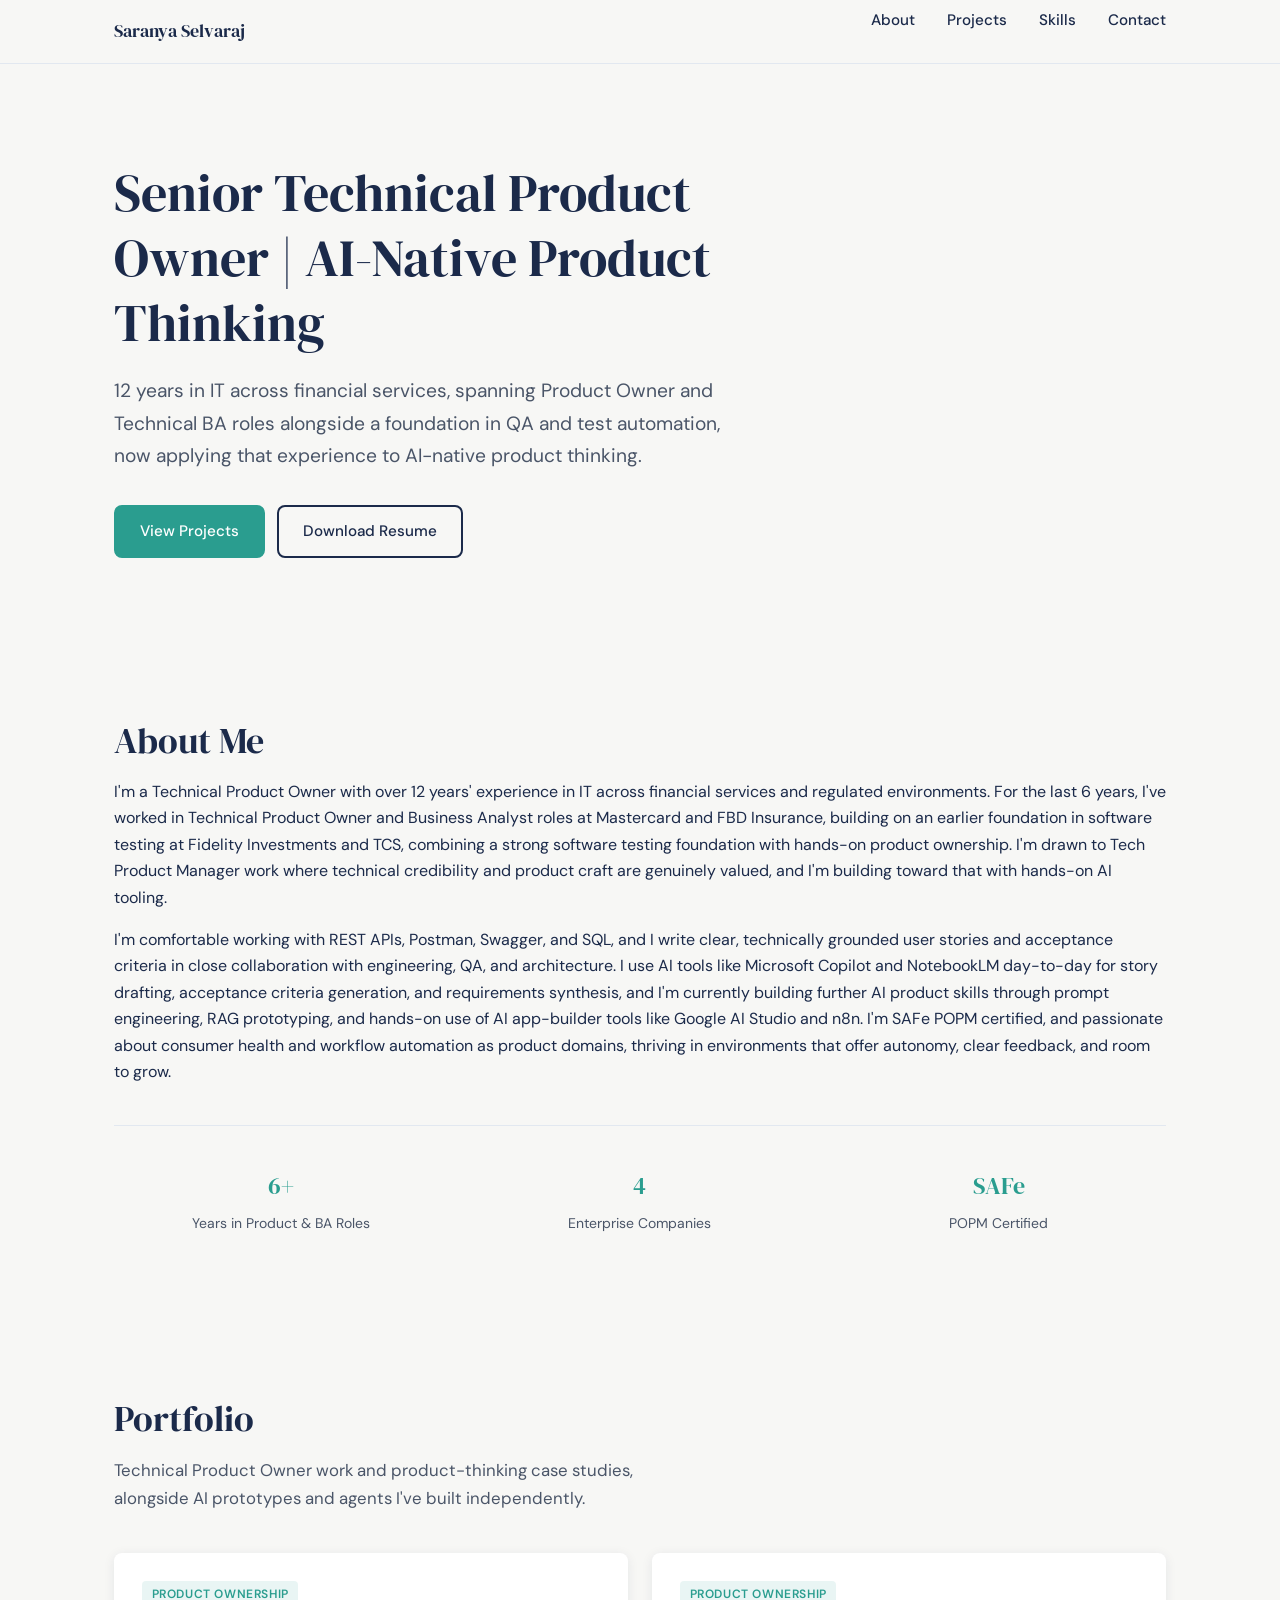
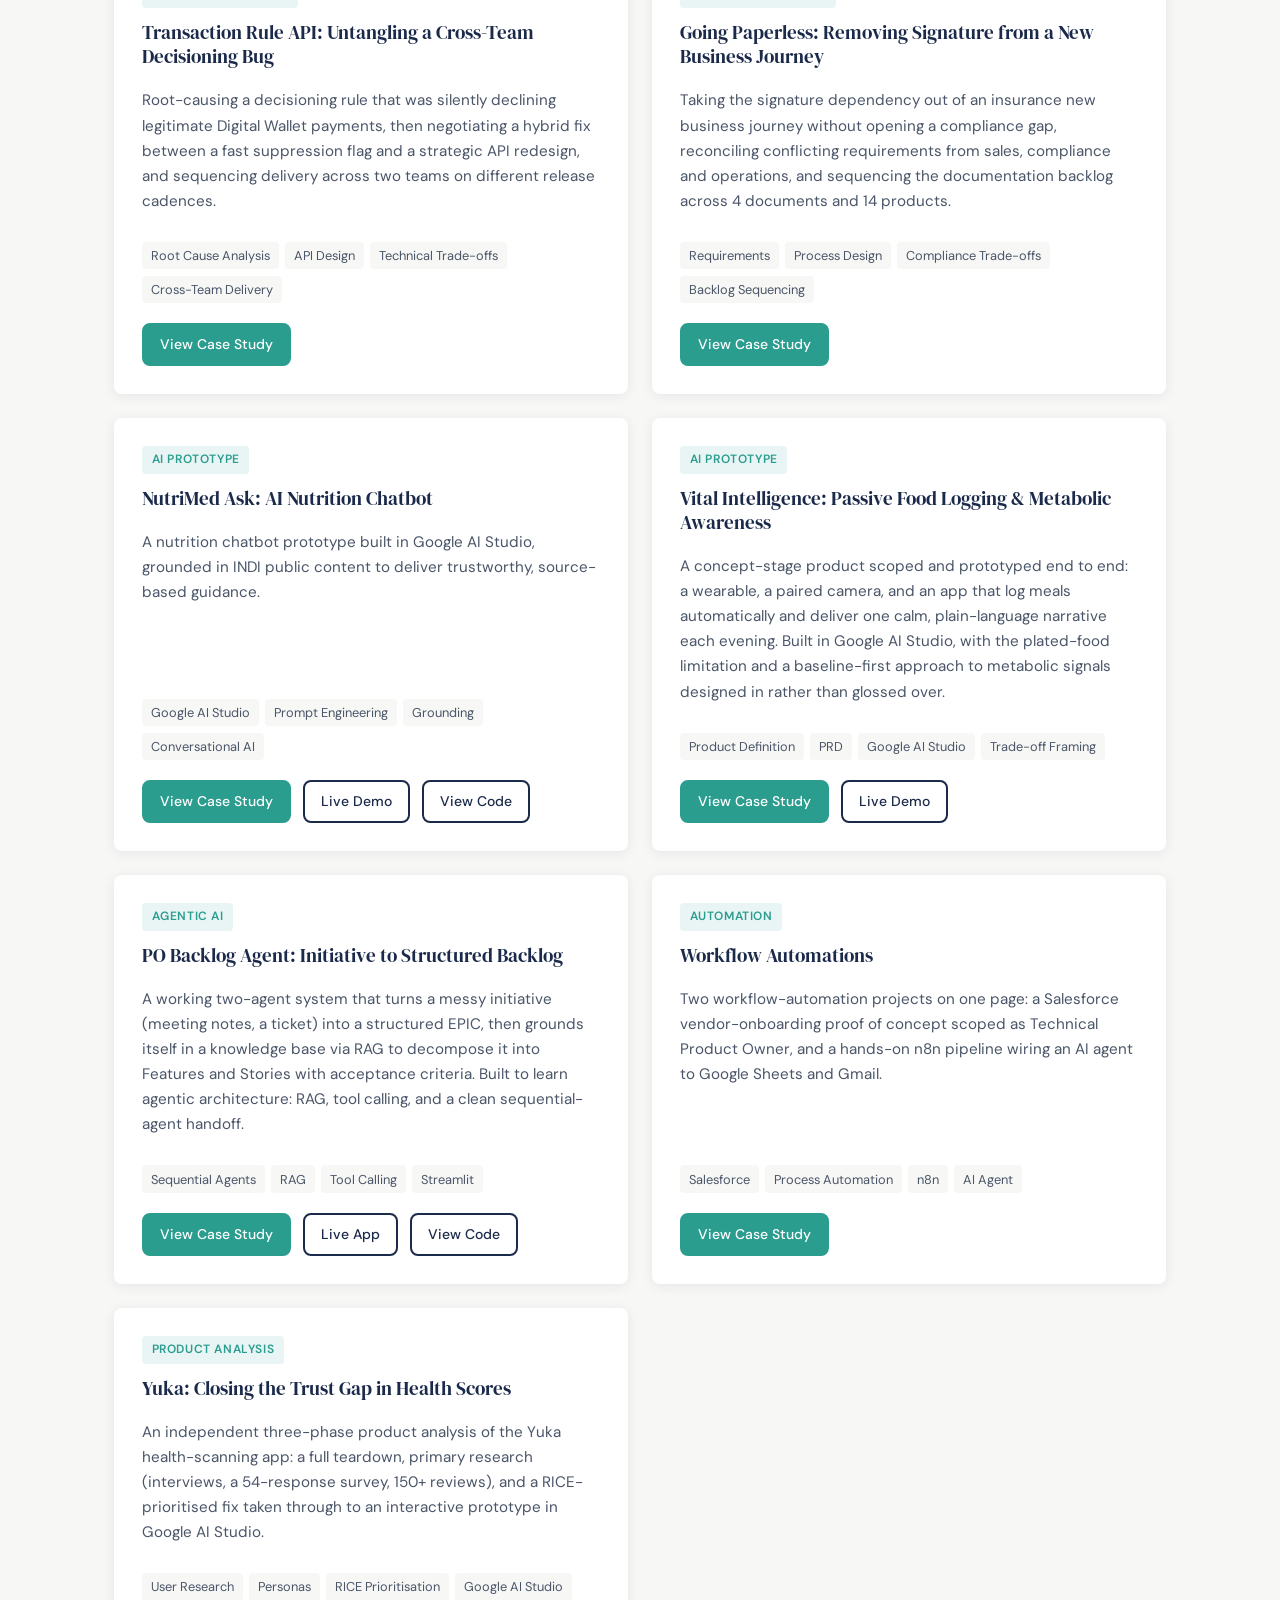
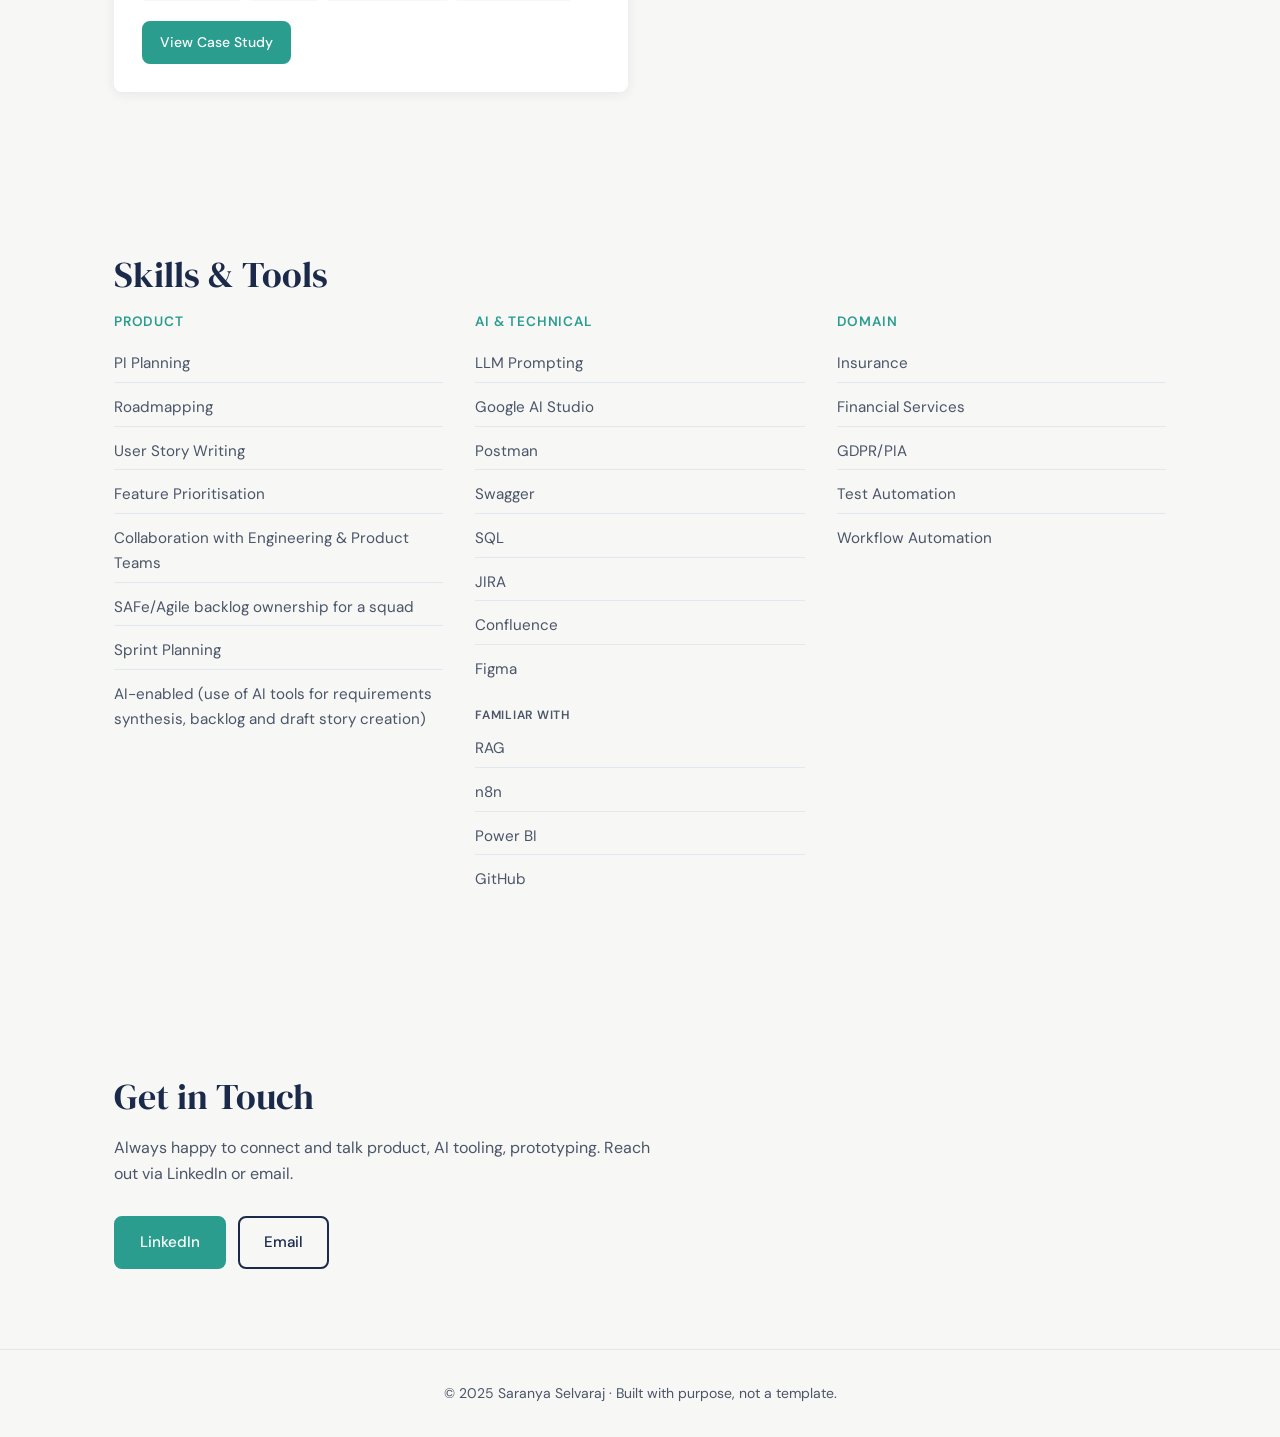
<file: index.html>
<!DOCTYPE html>
<html lang="en">
<head>
  <meta charset="UTF-8">
  <meta name="viewport" content="width=device-width, initial-scale=1.0">
  <meta name="description" content="Portfolio of Saranya Selvaraj, Senior Technical Product Owner transitioning to Tech Product Manager. AI prototypes, case studies, and product thinking.">
  <title>Saranya Selvaraj | Tech Product Manager</title>
  <link rel="preconnect" href="https://fonts.googleapis.com">
  <link rel="preconnect" href="https://fonts.gstatic.com" crossorigin>
  <link href="https://fonts.googleapis.com/css2?family=DM+Sans:ital,opsz,wght@0,9..40,400;0,9..40,500;0,9..40,600;1,9..40,400&family=DM+Serif+Display&display=swap" rel="stylesheet">
  <link rel="stylesheet" href="style.css">
</head>
<body>

  <header class="nav">
    <div class="container nav-inner">
      <a href="index.html" class="nav-logo">Saranya Selvaraj</a>
      <button class="nav-toggle" aria-label="Toggle navigation" aria-expanded="false">
        <span></span>
        <span></span>
        <span></span>
      </button>
      <ul class="nav-links">
        <li><a href="#about">About</a></li>
        <li><a href="#projects">Projects</a></li>
        <li><a href="#skills">Skills</a></li>
        <li><a href="#contact">Contact</a></li>
      </ul>
    </div>
  </header>

  <main>
    <section class="hero">
      <div class="container fade-in">
        <h1 class="hero-title">Senior Technical Product Owner | AI-Native Product Thinking</h1>
        <p class="hero-subtitle">12 years in IT across financial services, spanning Product Owner and Technical BA roles alongside a foundation in QA and test automation, now applying that experience to AI-native product thinking.</p>
        <div class="btn-group">
          <a href="#projects" class="btn btn-primary">View Projects</a>
          <a href="assets/resume.pdf" class="btn btn-outline" download>Download Resume</a>
        </div>
      </div>
    </section>

    <section id="about">
      <div class="container fade-in">
        <h2>About Me</h2>
        <p>I'm a Technical Product Owner with over 12 years' experience in IT across financial services and regulated environments. For the last 6 years, I've worked in Technical Product Owner and Business Analyst roles at Mastercard and FBD Insurance, building on an earlier foundation in software testing at Fidelity Investments and TCS, combining a strong software testing foundation with hands-on product ownership. I'm drawn to Tech Product Manager work where technical credibility and product craft are genuinely valued, and I'm building toward that with hands-on AI tooling.</p>
        <p>I'm comfortable working with REST APIs, Postman, Swagger, and SQL, and I write clear, technically grounded user stories and acceptance criteria in close collaboration with engineering, QA, and architecture. I use AI tools like Microsoft Copilot and NotebookLM day-to-day for story drafting, acceptance criteria generation, and requirements synthesis, and I'm currently building further AI product skills through prompt engineering, RAG prototyping, and hands-on use of AI app-builder tools like Google AI Studio and n8n. I'm SAFe POPM certified, and passionate about consumer health and workflow automation as product domains, thriving in environments that offer autonomy, clear feedback, and room to grow.</p>
        <div class="stats">
          <div class="stat-item">
            <span class="stat-value">6+</span>
            <span class="stat-label">Years in Product &amp; BA Roles</span>
          </div>
          <div class="stat-item">
            <span class="stat-value">4</span>
            <span class="stat-label">Enterprise Companies</span>
          </div>
          <div class="stat-item">
            <span class="stat-value">SAFe</span>
            <span class="stat-label">POPM Certified</span>
          </div>
        </div>
      </div>
    </section>

    <section id="projects">
      <div class="container fade-in">
        <h2>Portfolio</h2>
        <p class="section-intro">Technical Product Owner work and product-thinking case studies, alongside AI prototypes and agents I've built independently.</p>
        <div class="projects-grid">

          <article class="project-card">
            <span class="tag">Product Ownership</span>
            <h3>Transaction Rule API: Untangling a Cross-Team Decisioning Bug</h3>
            <p>Root-causing a decisioning rule that was silently declining legitimate Digital Wallet payments, then negotiating a hybrid fix between a fast suppression flag and a strategic API redesign, and sequencing delivery across two teams on different release cadences.</p>
            <div class="skill-tags">
              <span class="skill-tag">Root Cause Analysis</span>
              <span class="skill-tag">API Design</span>
              <span class="skill-tag">Technical Trade-offs</span>
              <span class="skill-tag">Cross-Team Delivery</span>
            </div>
            <div class="btn-group">
              <a href="projects/transaction-decisioning-api.html" class="btn btn-primary btn-sm">View Case Study</a>
            </div>
          </article>

          <article class="project-card">
            <span class="tag">Product Ownership</span>
            <h3>Going Paperless: Removing Signature from a New Business Journey</h3>
            <p>Taking the signature dependency out of an insurance new business journey without opening a compliance gap, reconciling conflicting requirements from sales, compliance and operations, and sequencing the documentation backlog across 4 documents and 14 products.</p>
            <div class="skill-tags">
              <span class="skill-tag">Requirements</span>
              <span class="skill-tag">Process Design</span>
              <span class="skill-tag">Compliance Trade-offs</span>
              <span class="skill-tag">Backlog Sequencing</span>
            </div>
            <div class="btn-group">
              <a href="projects/paperless-signature.html" class="btn btn-primary btn-sm">View Case Study</a>
            </div>
          </article>

          <article class="project-card">
            <span class="tag">AI Prototype</span>
            <h3>NutriMed Ask: AI Nutrition Chatbot</h3>
            <p>A nutrition chatbot prototype built in Google AI Studio, grounded in INDI public content to deliver trustworthy, source-based guidance.</p>
            <div class="skill-tags">
              <span class="skill-tag">Google AI Studio</span>
              <span class="skill-tag">Prompt Engineering</span>
              <span class="skill-tag">Grounding</span>
              <span class="skill-tag">Conversational AI</span>
            </div>
            <div class="btn-group">
              <a href="projects/nutrimed-ask.html" class="btn btn-primary btn-sm">View Case Study</a>
              <a href="https://nutrimedask.onrender.com" class="btn btn-outline btn-sm" target="_blank" rel="noopener noreferrer">Live Demo</a>
              <a href="https://github.com/saranya-selvaraj/NutriMedAsk" class="btn btn-outline btn-sm" target="_blank" rel="noopener noreferrer">View Code</a>
            </div>
          </article>

          <article class="project-card">
            <span class="tag">AI Prototype</span>
            <h3>Vital Intelligence: Passive Food Logging &amp; Metabolic Awareness</h3>
            <p>A concept-stage product scoped and prototyped end to end: a wearable, a paired camera, and an app that log meals automatically and deliver one calm, plain-language narrative each evening. Built in Google AI Studio, with the plated-food limitation and a baseline-first approach to metabolic signals designed in rather than glossed over.</p>
            <div class="skill-tags">
              <span class="skill-tag">Product Definition</span>
              <span class="skill-tag">PRD</span>
              <span class="skill-tag">Google AI Studio</span>
              <span class="skill-tag">Trade-off Framing</span>
            </div>
            <div class="btn-group">
              <a href="projects/vital-intelligence.html" class="btn btn-primary btn-sm">View Case Study</a>
              <a href="https://vital-intelligence.ai.studio" class="btn btn-outline btn-sm" target="_blank" rel="noopener noreferrer">Live Demo</a>
            </div>
          </article>

          <article class="project-card">
            <span class="tag">Agentic AI</span>
            <h3>PO Backlog Agent: Initiative to Structured Backlog</h3>
            <p>A working two-agent system that turns a messy initiative (meeting notes, a ticket) into a structured EPIC, then grounds itself in a knowledge base via RAG to decompose it into Features and Stories with acceptance criteria. Built to learn agentic architecture: RAG, tool calling, and a clean sequential-agent handoff.</p>
            <div class="skill-tags">
              <span class="skill-tag">Sequential Agents</span>
              <span class="skill-tag">RAG</span>
              <span class="skill-tag">Tool Calling</span>
              <span class="skill-tag">Streamlit</span>
            </div>
            <div class="btn-group">
              <a href="projects/po-backlog-agent.html" class="btn btn-primary btn-sm">View Case Study</a>
              <a href="https://po-backlog-agent-346416789999.europe-west1.run.app" class="btn btn-outline btn-sm" target="_blank" rel="noopener noreferrer">Live App</a>
              <a href="https://github.com/saranya-selvaraj/po_backlog_agent" class="btn btn-outline btn-sm" target="_blank" rel="noopener noreferrer">View Code</a>
            </div>
          </article>

          <article class="project-card">
            <span class="tag">Automation</span>
            <h3>Workflow Automations</h3>
            <p>Two workflow-automation projects on one page: a Salesforce vendor-onboarding proof of concept scoped as Technical Product Owner, and a hands-on n8n pipeline wiring an AI agent to Google Sheets and Gmail.</p>
            <div class="skill-tags">
              <span class="skill-tag">Salesforce</span>
              <span class="skill-tag">Process Automation</span>
              <span class="skill-tag">n8n</span>
              <span class="skill-tag">AI Agent</span>
            </div>
            <div class="btn-group">
              <a href="projects/workflow-automations.html" class="btn btn-primary btn-sm">View Case Study</a>
            </div>
          </article>

          <article class="project-card">
            <span class="tag">Product Analysis</span>
            <h3>Yuka: Closing the Trust Gap in Health Scores</h3>
            <p>An independent three-phase product analysis of the Yuka health-scanning app: a full teardown, primary research (interviews, a 54-response survey, 150+ reviews), and a RICE-prioritised fix taken through to an interactive prototype in Google AI Studio.</p>
            <div class="skill-tags">
              <span class="skill-tag">User Research</span>
              <span class="skill-tag">Personas</span>
              <span class="skill-tag">RICE Prioritisation</span>
              <span class="skill-tag">Google AI Studio</span>
            </div>
            <div class="btn-group">
              <a href="projects/yuka.html" class="btn btn-primary btn-sm">View Case Study</a>
            </div>
          </article>

        </div>
      </div>
    </section>

    <section id="skills">
      <div class="container fade-in">
        <h2>Skills &amp; Tools</h2>
        <div class="skills-grid">
          <div class="skill-group">
            <h3>Product</h3>
            <ul class="skill-list">
              <li>PI Planning</li>
              <li>Roadmapping</li>
              <li>User Story Writing</li>
              <li>Feature Prioritisation</li>
              <li>Collaboration with Engineering &amp; Product Teams</li>
              <li>SAFe/Agile backlog ownership for a squad</li>
              <li>Sprint Planning</li>
              <li>AI-enabled (use of AI tools for requirements synthesis, backlog and draft story creation)</li>
            </ul>
          </div>
          <div class="skill-group">
            <h3>AI &amp; Technical</h3>
            <ul class="skill-list">
              <li>LLM Prompting</li>
              <li>Google AI Studio</li>
              <li>Postman</li>
              <li>Swagger</li>
              <li>SQL</li>
              <li>JIRA</li>
              <li>Confluence</li>
              <li>Figma</li>
            </ul>
            <h4 class="skill-subheading">Familiar With</h4>
            <ul class="skill-list">
              <li>RAG</li>
              <li>n8n</li>
              <li>Power BI</li>
              <li>GitHub</li>
            </ul>
          </div>
          <div class="skill-group">
            <h3>Domain</h3>
            <ul class="skill-list">
              <li>Insurance</li>
              <li>Financial Services</li>
              <li>GDPR/PIA</li>
              <li>Test Automation</li>
              <li>Workflow Automation</li>
            </ul>
          </div>
        </div>
      </div>
    </section>

    <section id="contact">
      <div class="container fade-in">
        <h2>Get in Touch</h2>
        <p class="contact-text">Always happy to connect and talk product, AI tooling, prototyping. Reach out via LinkedIn or email.</p>
        <div class="btn-group">
          <a href="https://www.linkedin.com/in/saranyaselvaraj" class="btn btn-primary" target="_blank" rel="noopener noreferrer">LinkedIn</a>
          <a href="mailto:ssaranya88@gmail.com" class="btn btn-outline">Email</a>
        </div>
      </div>
    </section>
  </main>

  <footer class="footer">
    <div class="container">
      <p>&copy; 2025 Saranya Selvaraj &middot; Built with purpose, not a template.</p>
    </div>
  </footer>

  <script src="script.js"></script>
</body>
</html>
</file>
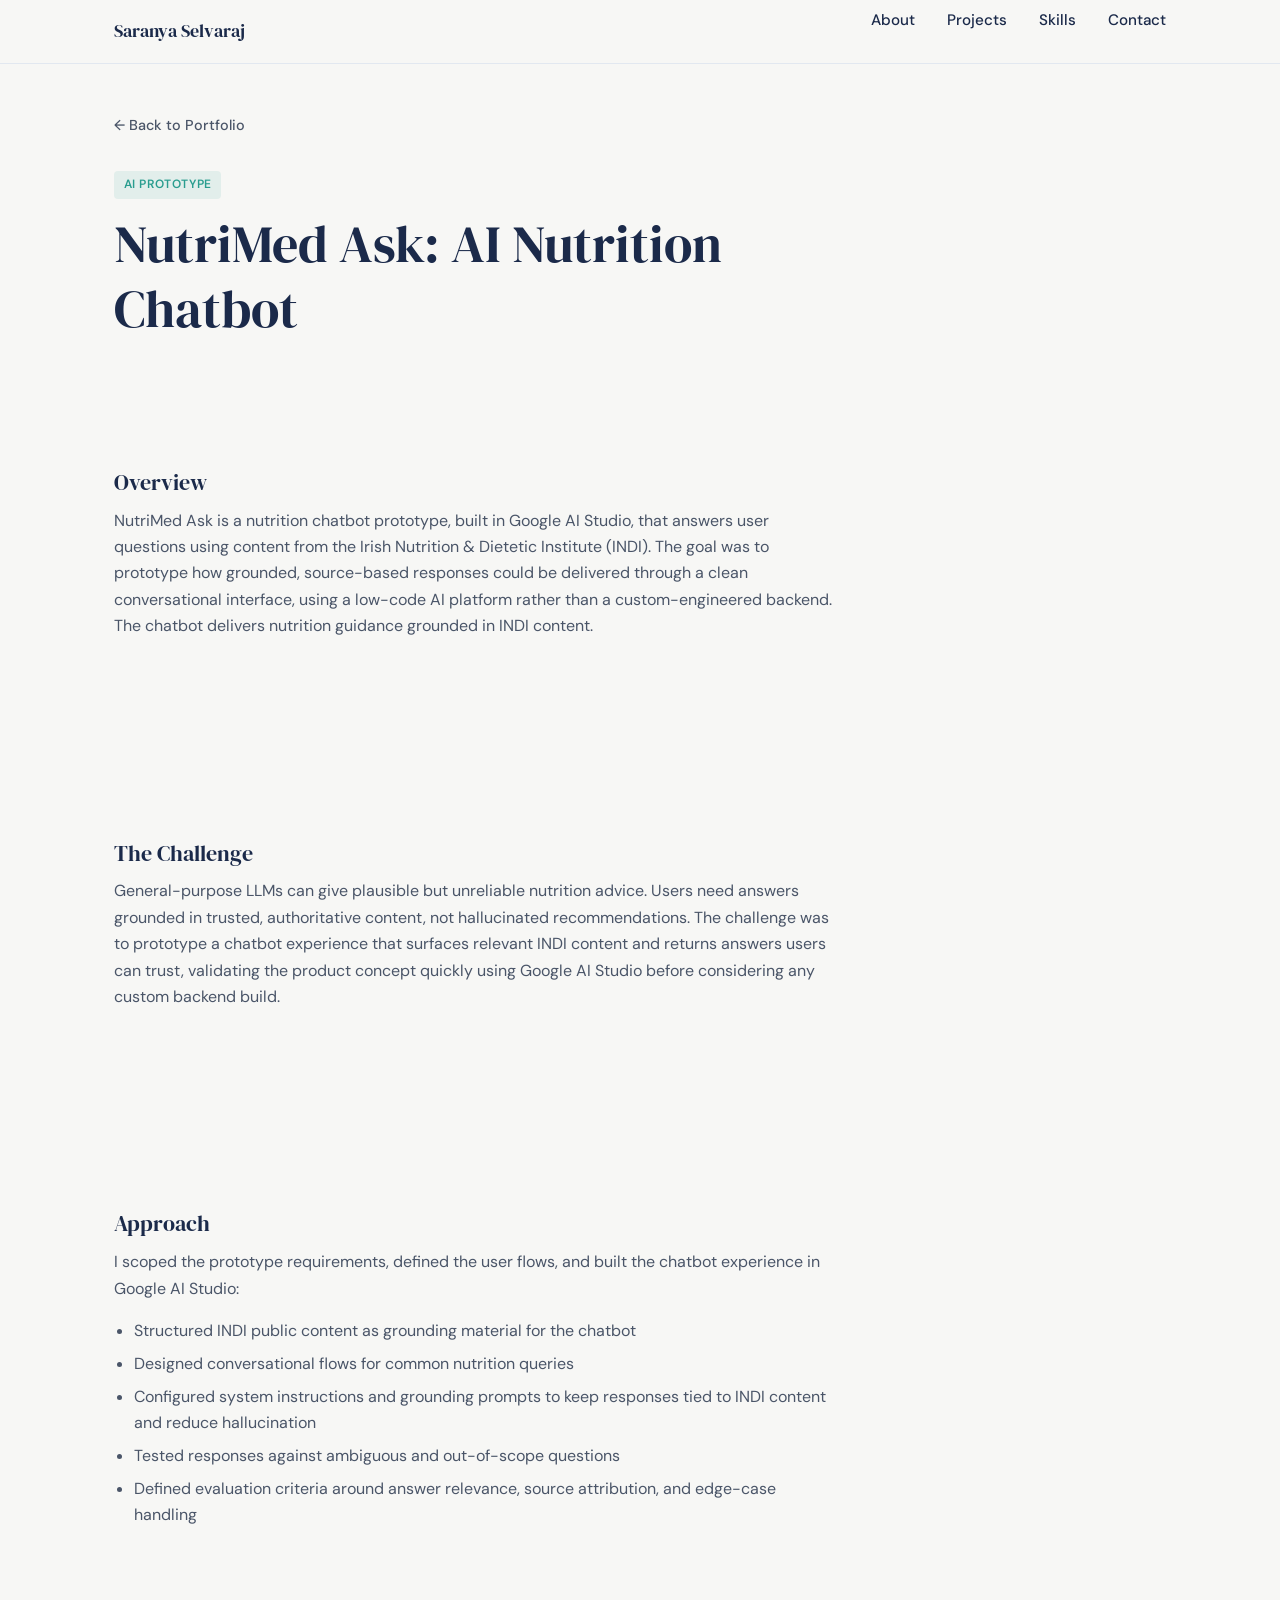
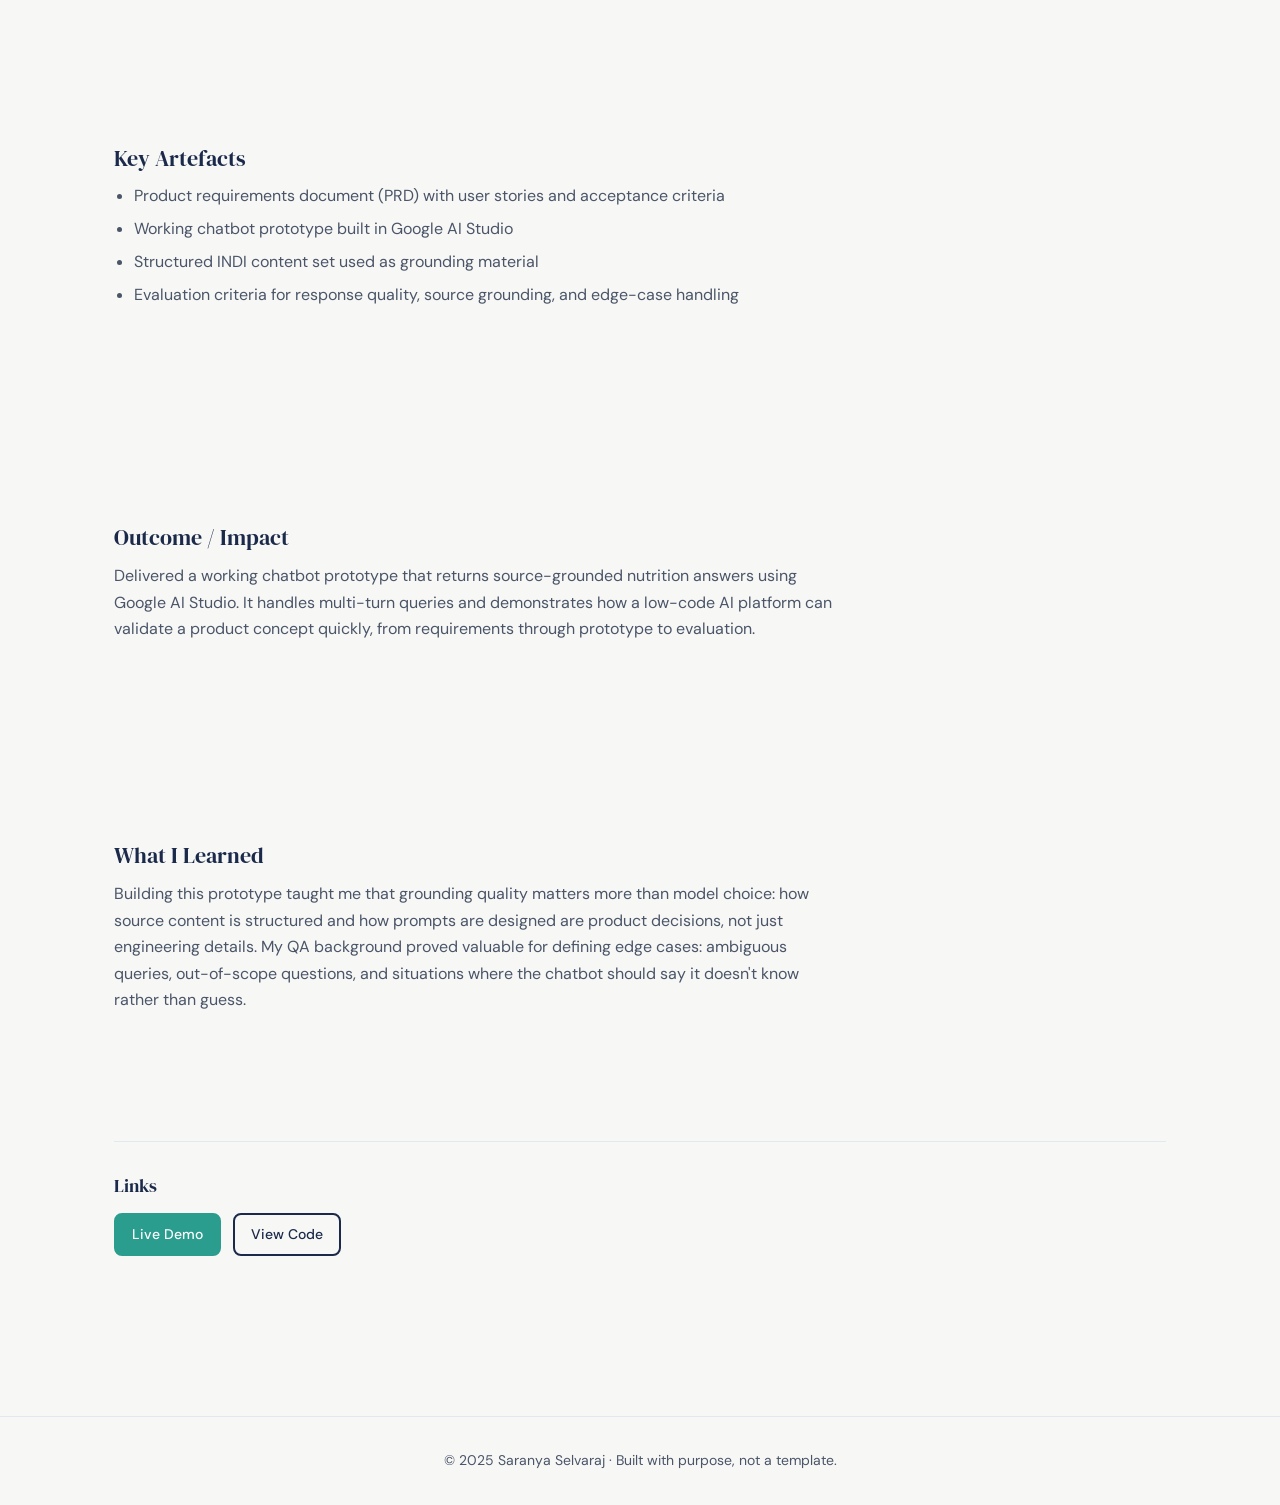
<file: projects/nutrimed-ask.html>
<!DOCTYPE html>
<html lang="en">
<head>
  <meta charset="UTF-8">
  <meta name="viewport" content="width=device-width, initial-scale=1.0">
  <meta name="description" content="NutriMed Ask: AI Nutrition Chatbot prototype case study by Saranya Selvaraj">
  <title>NutriMed Ask &middot; Saranya Selvaraj</title>
  <link rel="preconnect" href="https://fonts.googleapis.com">
  <link rel="preconnect" href="https://fonts.gstatic.com" crossorigin>
  <link href="https://fonts.googleapis.com/css2?family=DM+Sans:ital,opsz,wght@0,9..40,400;0,9..40,500;0,9..40,600;1,9..40,400&family=DM+Serif+Display&display=swap" rel="stylesheet">
  <link rel="stylesheet" href="../style.css">
</head>
<body>

  <header class="nav">
    <div class="container nav-inner">
      <a href="../index.html" class="nav-logo">Saranya Selvaraj</a>
      <button class="nav-toggle" aria-label="Toggle navigation" aria-expanded="false">
        <span></span>
        <span></span>
        <span></span>
      </button>
      <ul class="nav-links">
        <li><a href="../index.html#about">About</a></li>
        <li><a href="../index.html#projects">Projects</a></li>
        <li><a href="../index.html#skills">Skills</a></li>
        <li><a href="../index.html#contact">Contact</a></li>
      </ul>
    </div>
  </header>

  <main class="case-study">
    <div class="container fade-in">
      <a href="../index.html#projects" class="back-link">&larr; Back to Portfolio</a>

      <header class="case-study-header">
        <span class="tag">AI Prototype</span>
        <h1>NutriMed Ask: AI Nutrition Chatbot</h1>
      </header>

      <section class="case-section">
        <h2>Overview</h2>
        <p>NutriMed Ask is a nutrition chatbot prototype, built in Google AI Studio, that answers user questions using content from the Irish Nutrition &amp; Dietetic Institute (INDI). The goal was to prototype how grounded, source-based responses could be delivered through a clean conversational interface, using a low-code AI platform rather than a custom-engineered backend. The chatbot delivers nutrition guidance grounded in INDI content.</p>
      </section>

      <section class="case-section">
        <h2>The Challenge</h2>
        <p>General-purpose LLMs can give plausible but unreliable nutrition advice. Users need answers grounded in trusted, authoritative content, not hallucinated recommendations. The challenge was to prototype a chatbot experience that surfaces relevant INDI content and returns answers users can trust, validating the product concept quickly using Google AI Studio before considering any custom backend build.</p>
      </section>

      <section class="case-section">
        <h2>Approach</h2>
        <p>I scoped the prototype requirements, defined the user flows, and built the chatbot experience in Google AI Studio:</p>
        <ul>
          <li>Structured INDI public content as grounding material for the chatbot</li>
          <li>Designed conversational flows for common nutrition queries</li>
          <li>Configured system instructions and grounding prompts to keep responses tied to INDI content and reduce hallucination</li>
          <li>Tested responses against ambiguous and out-of-scope questions</li>
          <li>Defined evaluation criteria around answer relevance, source attribution, and edge-case handling</li>
        </ul>
      </section>

      <section class="case-section">
        <h2>Key Artefacts</h2>
        <ul>
          <li>Product requirements document (PRD) with user stories and acceptance criteria</li>
          <li>Working chatbot prototype built in Google AI Studio</li>
          <li>Structured INDI content set used as grounding material</li>
          <li>Evaluation criteria for response quality, source grounding, and edge-case handling</li>
        </ul>
      </section>

      <section class="case-section">
        <h2>Outcome / Impact</h2>
        <p>Delivered a working chatbot prototype that returns source-grounded nutrition answers using Google AI Studio. It handles multi-turn queries and demonstrates how a low-code AI platform can validate a product concept quickly, from requirements through prototype to evaluation.</p>
      </section>

      <section class="case-section">
        <h2>What I Learned</h2>
        <p>Building this prototype taught me that grounding quality matters more than model choice: how source content is structured and how prompts are designed are product decisions, not just engineering details. My QA background proved valuable for defining edge cases: ambiguous queries, out-of-scope questions, and situations where the chatbot should say it doesn't know rather than guess.</p>
      </section>

      <section class="case-links">
        <h2>Links</h2>
        <div class="btn-group">
          <a href="https://nutrimedask.onrender.com" class="btn btn-primary btn-sm" target="_blank" rel="noopener noreferrer">Live Demo</a>
          <a href="https://github.com/saranya-selvaraj/NutriMedAsk" class="btn btn-outline btn-sm" target="_blank" rel="noopener noreferrer">View Code</a>
        </div>
      </section>
    </div>
  </main>

  <footer class="footer">
    <div class="container">
      <p>&copy; 2025 Saranya Selvaraj &middot; Built with purpose, not a template.</p>
    </div>
  </footer>

  <script src="../script.js"></script>
</body>
</html>
</file>
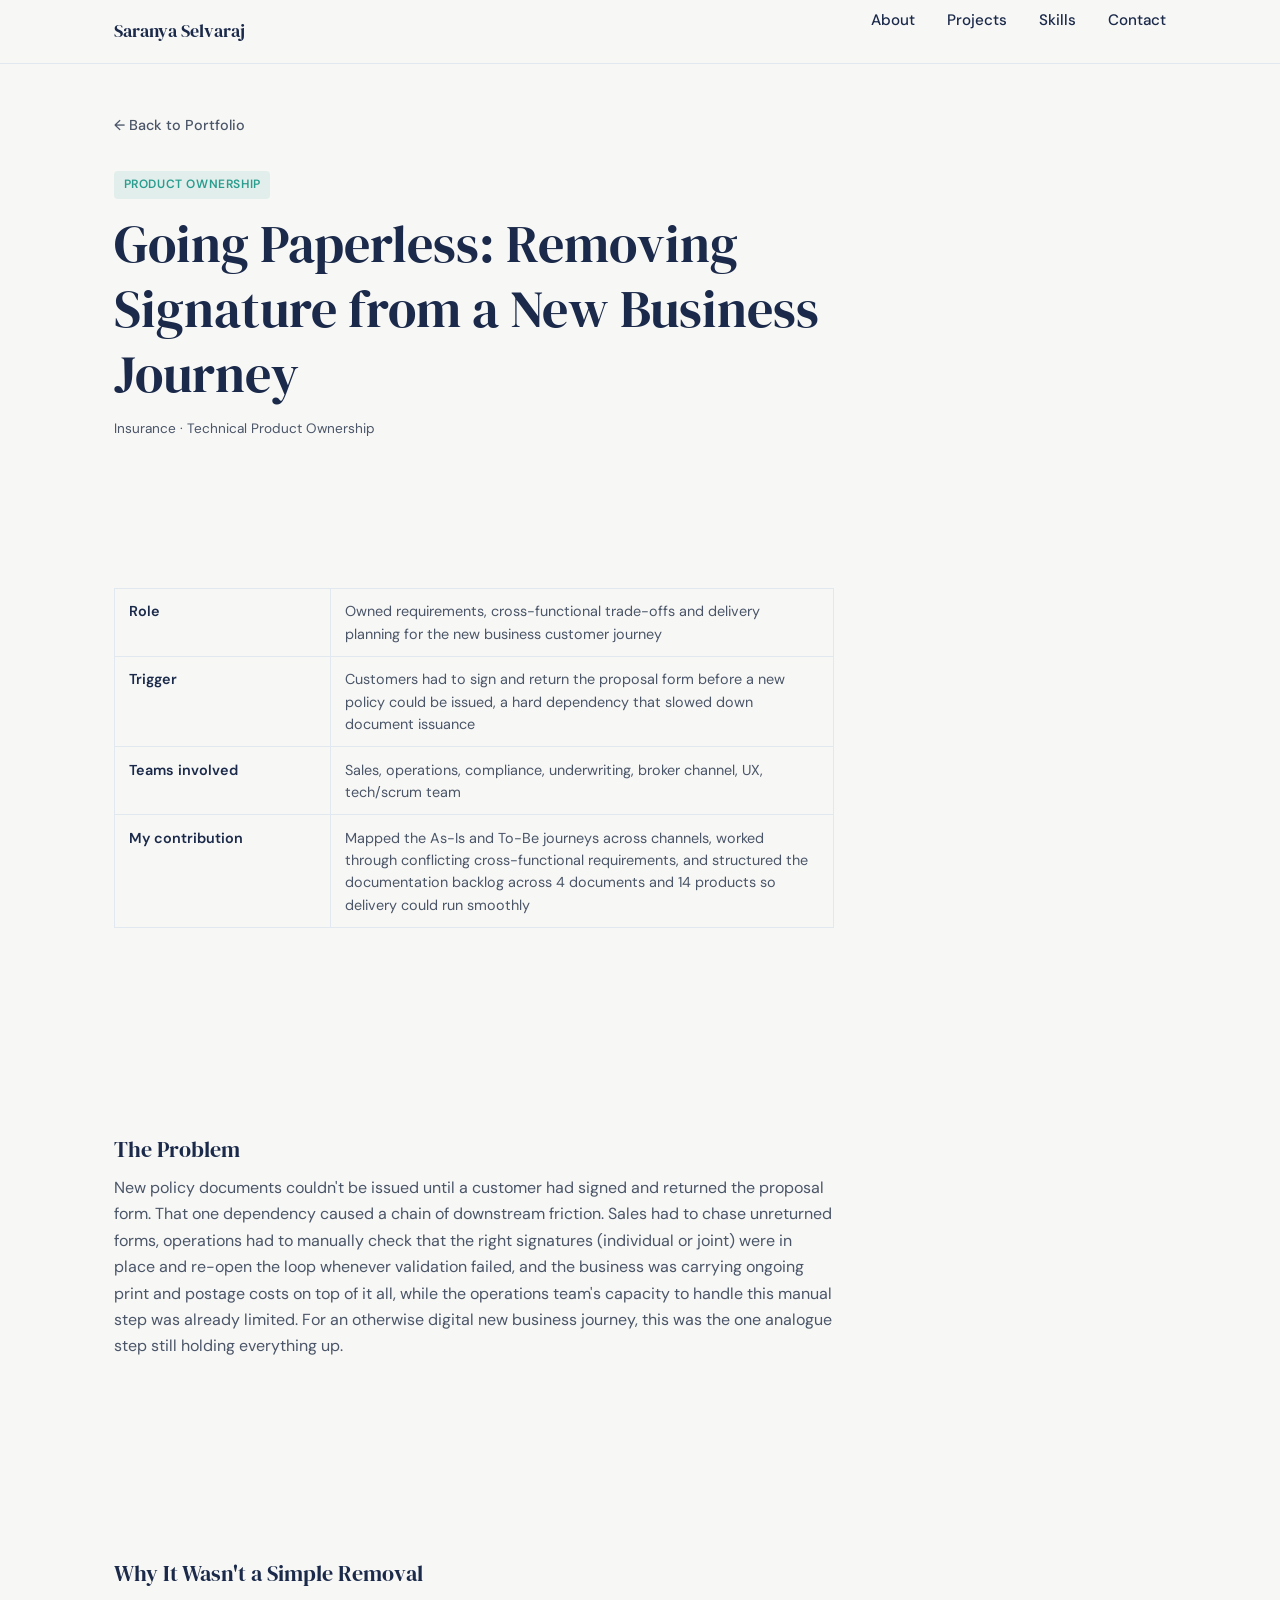
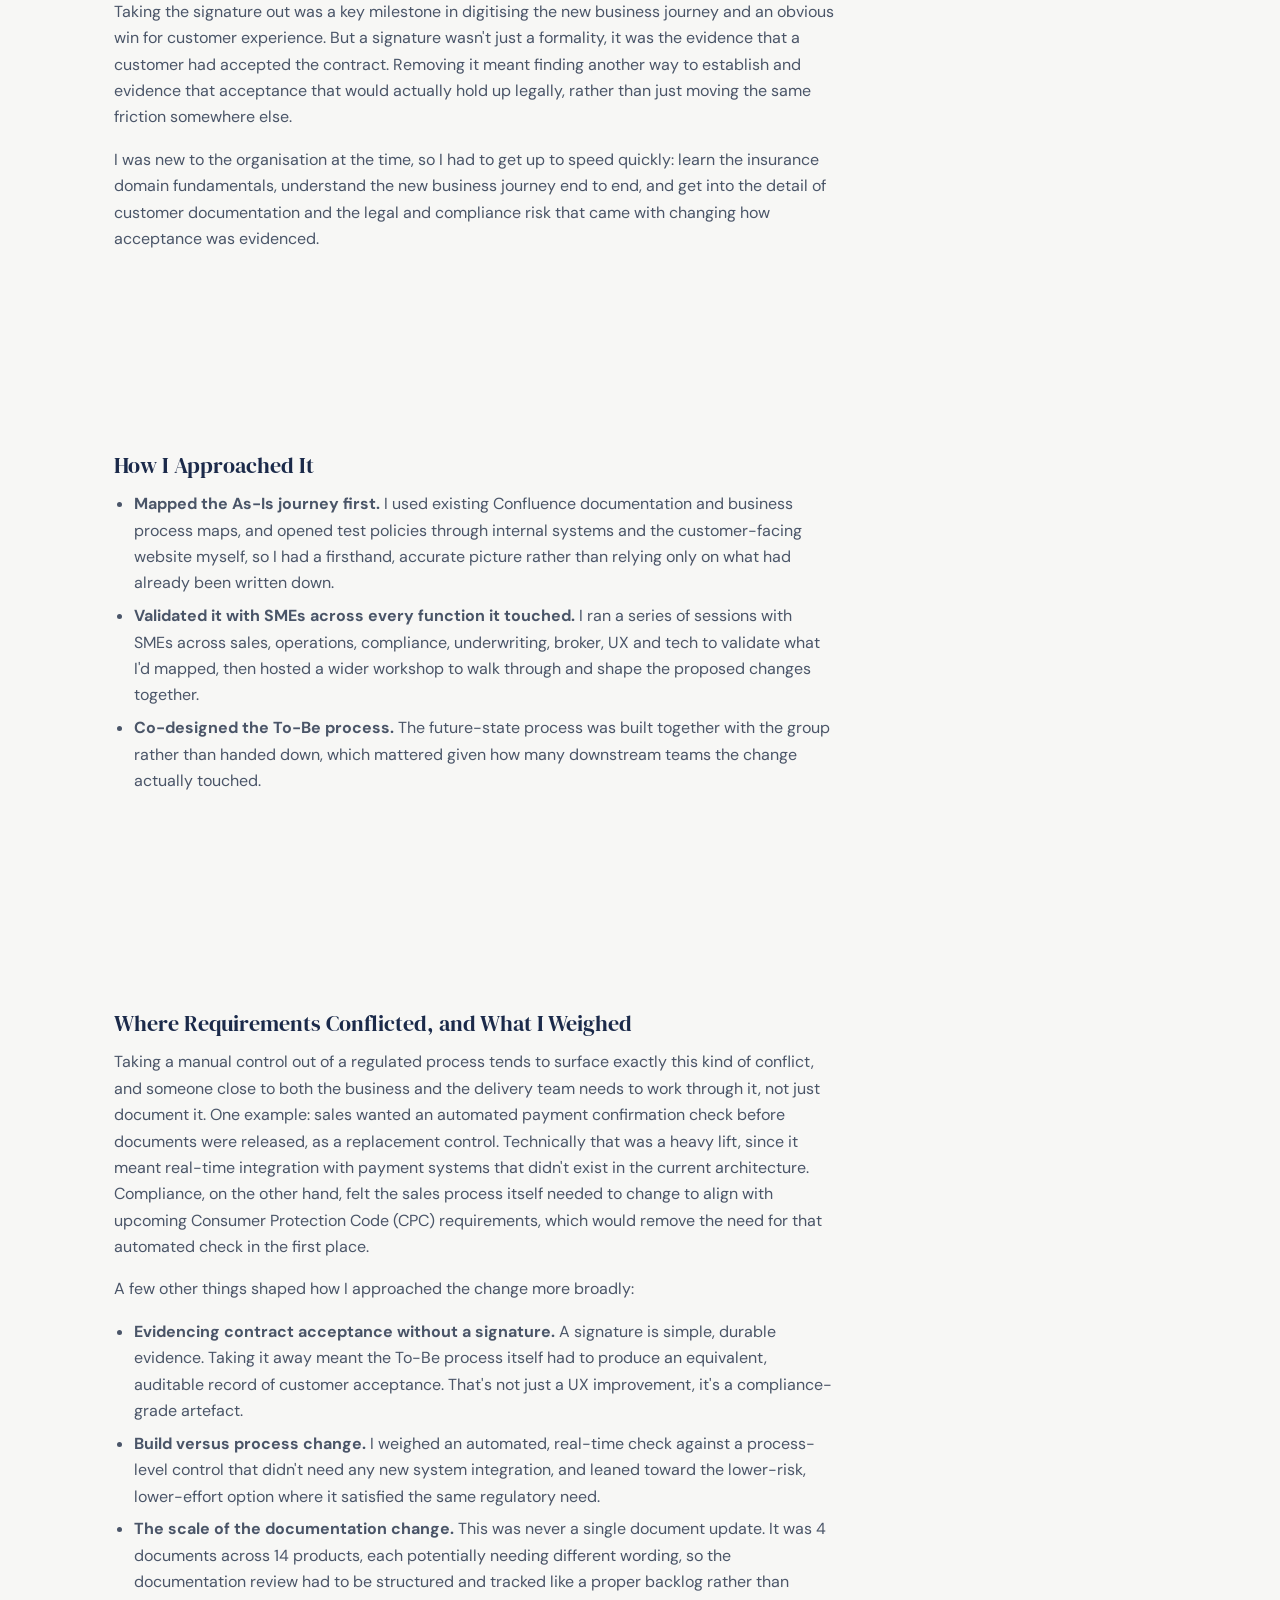
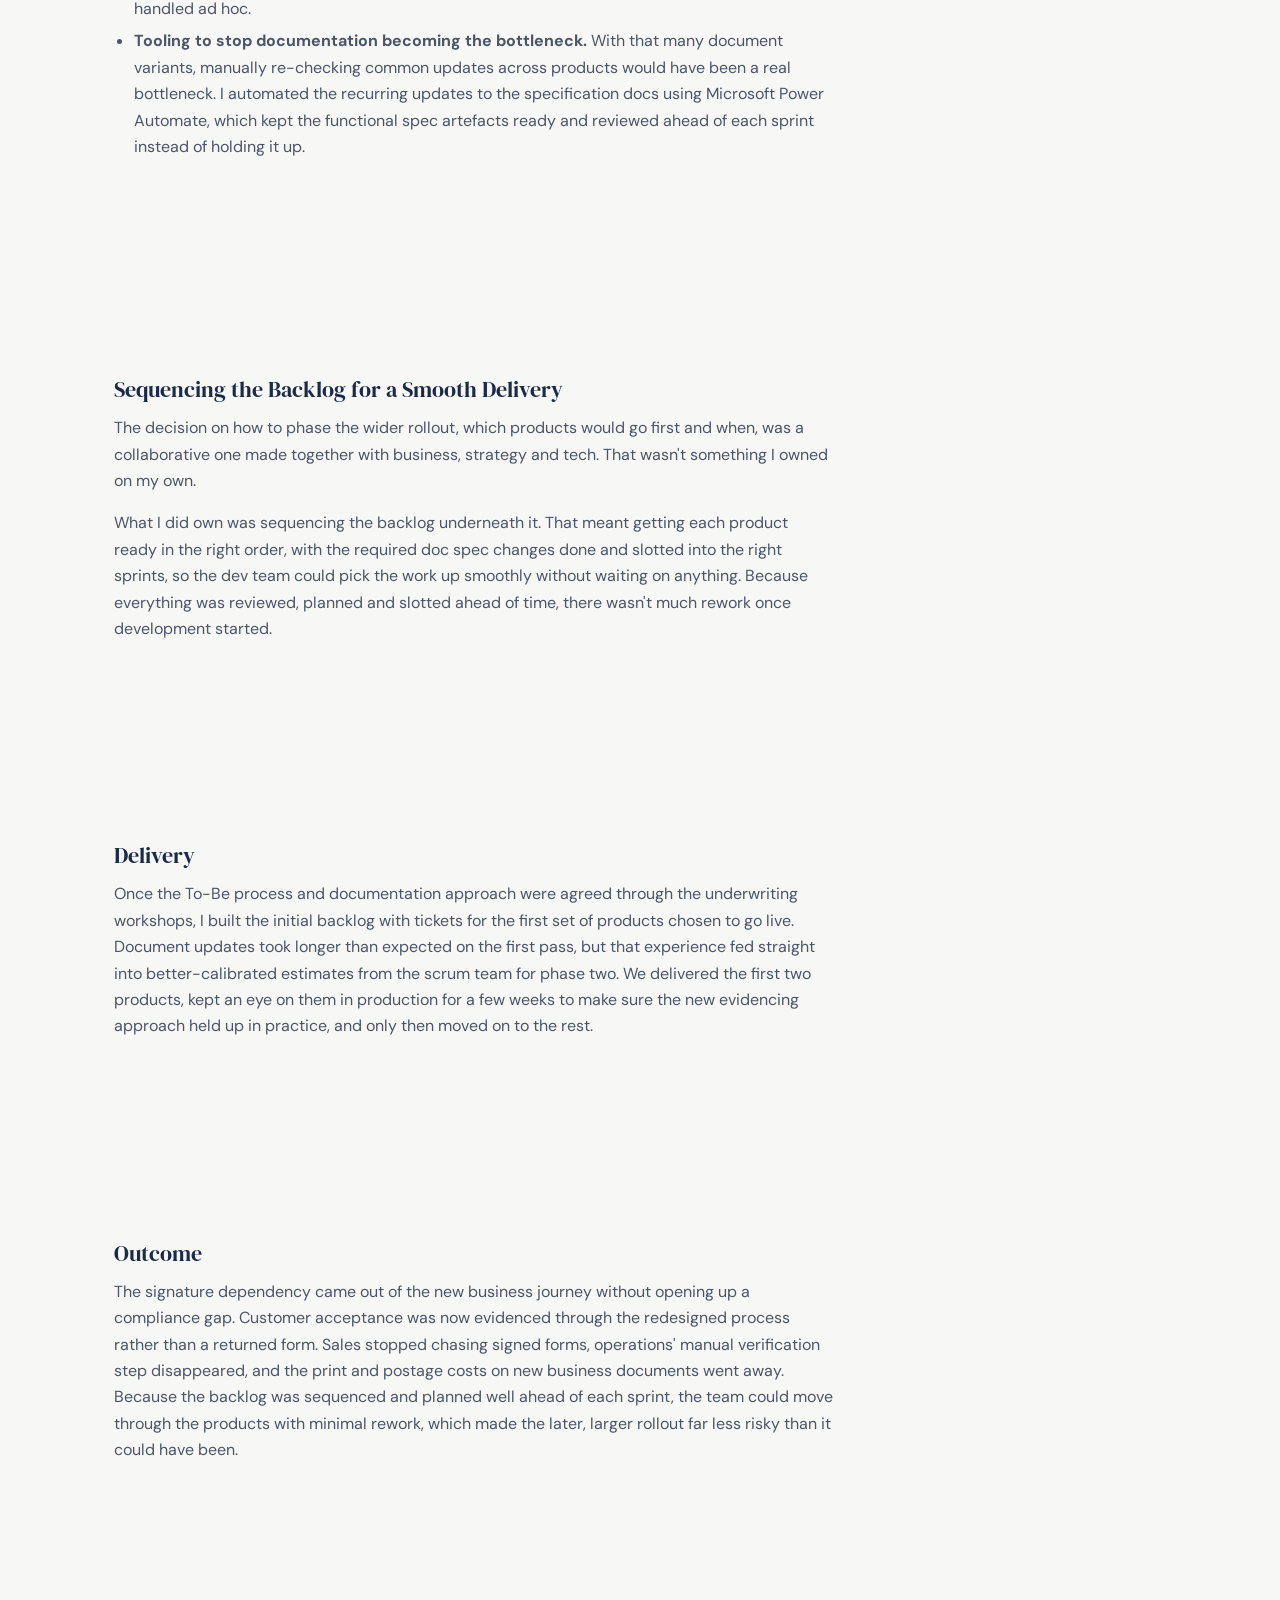
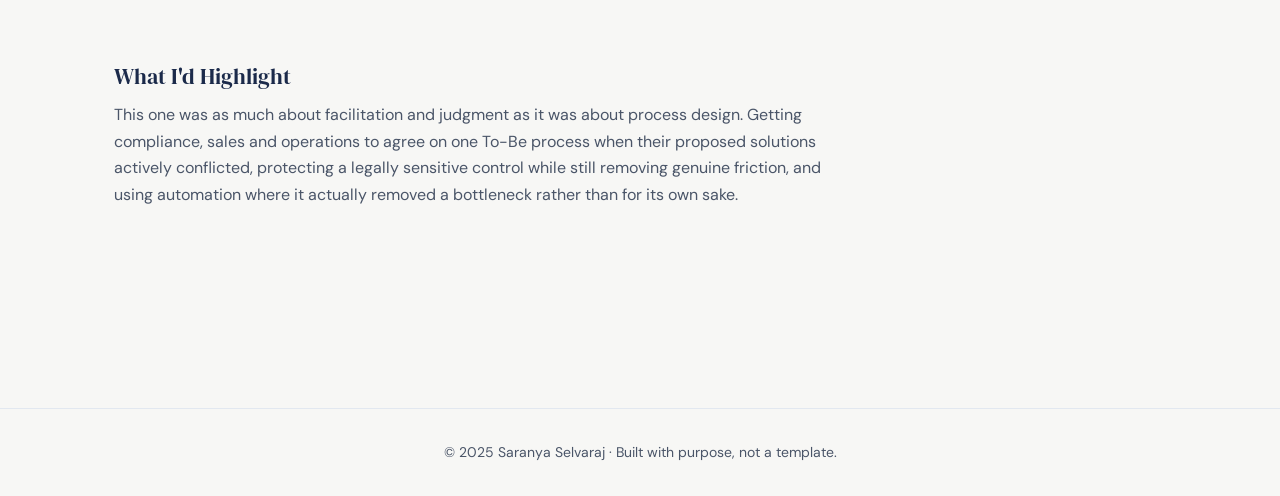
<file: projects/paperless-signature.html>
<!DOCTYPE html>
<html lang="en">
<head>
  <meta charset="UTF-8">
  <meta name="viewport" content="width=device-width, initial-scale=1.0">
  <meta name="description" content="Going paperless: removing a wet-signature dependency from an insurance new business journey without opening a compliance gap. A Technical Product Owner case study by Saranya Selvaraj.">
  <title>Going Paperless &middot; Saranya Selvaraj</title>
  <link rel="preconnect" href="https://fonts.googleapis.com">
  <link rel="preconnect" href="https://fonts.gstatic.com" crossorigin>
  <link href="https://fonts.googleapis.com/css2?family=DM+Sans:ital,opsz,wght@0,9..40,400;0,9..40,500;0,9..40,600;1,9..40,400&family=DM+Serif+Display&display=swap" rel="stylesheet">
  <link rel="stylesheet" href="../style.css">
</head>
<body>

  <header class="nav">
    <div class="container nav-inner">
      <a href="../index.html" class="nav-logo">Saranya Selvaraj</a>
      <button class="nav-toggle" aria-label="Toggle navigation" aria-expanded="false">
        <span></span>
        <span></span>
        <span></span>
      </button>
      <ul class="nav-links">
        <li><a href="../index.html#about">About</a></li>
        <li><a href="../index.html#projects">Projects</a></li>
        <li><a href="../index.html#skills">Skills</a></li>
        <li><a href="../index.html#contact">Contact</a></li>
      </ul>
    </div>
  </header>

  <main class="case-study">
    <div class="container fade-in">
      <a href="../index.html#projects" class="back-link">&larr; Back to Portfolio</a>

      <header class="case-study-header">
        <span class="tag">Product Ownership</span>
        <h1>Going Paperless: Removing Signature from a New Business Journey</h1>
        <p class="case-subnote">Insurance &middot; Technical Product Ownership</p>
      </header>

      <section class="case-section">
        <div class="case-table-wrap">
          <table class="case-table case-table-summary">
            <tbody>
              <tr>
                <th scope="row">Role</th>
                <td>Owned requirements, cross-functional trade-offs and delivery planning for the new business customer journey</td>
              </tr>
              <tr>
                <th scope="row">Trigger</th>
                <td>Customers had to sign and return the proposal form before a new policy could be issued, a hard dependency that slowed down document issuance</td>
              </tr>
              <tr>
                <th scope="row">Teams involved</th>
                <td>Sales, operations, compliance, underwriting, broker channel, UX, tech/scrum team</td>
              </tr>
              <tr>
                <th scope="row">My contribution</th>
                <td>Mapped the As-Is and To-Be journeys across channels, worked through conflicting cross-functional requirements, and structured the documentation backlog across 4 documents and 14 products so delivery could run smoothly</td>
              </tr>
            </tbody>
          </table>
        </div>
      </section>

      <section class="case-section">
        <h2>The Problem</h2>
        <p>New policy documents couldn't be issued until a customer had signed and returned the proposal form. That one dependency caused a chain of downstream friction. Sales had to chase unreturned forms, operations had to manually check that the right signatures (individual or joint) were in place and re-open the loop whenever validation failed, and the business was carrying ongoing print and postage costs on top of it all, while the operations team's capacity to handle this manual step was already limited. For an otherwise digital new business journey, this was the one analogue step still holding everything up.</p>
      </section>

      <section class="case-section">
        <h2>Why It Wasn't a Simple Removal</h2>
        <p>Taking the signature out was a key milestone in digitising the new business journey and an obvious win for customer experience. But a signature wasn't just a formality, it was the evidence that a customer had accepted the contract. Removing it meant finding another way to establish and evidence that acceptance that would actually hold up legally, rather than just moving the same friction somewhere else.</p>
        <p>I was new to the organisation at the time, so I had to get up to speed quickly: learn the insurance domain fundamentals, understand the new business journey end to end, and get into the detail of customer documentation and the legal and compliance risk that came with changing how acceptance was evidenced.</p>
      </section>

      <section class="case-section">
        <h2>How I Approached It</h2>
        <ul>
          <li><strong>Mapped the As-Is journey first.</strong> I used existing Confluence documentation and business process maps, and opened test policies through internal systems and the customer-facing website myself, so I had a firsthand, accurate picture rather than relying only on what had already been written down.</li>
          <li><strong>Validated it with SMEs across every function it touched.</strong> I ran a series of sessions with SMEs across sales, operations, compliance, underwriting, broker, UX and tech to validate what I'd mapped, then hosted a wider workshop to walk through and shape the proposed changes together.</li>
          <li><strong>Co-designed the To-Be process.</strong> The future-state process was built together with the group rather than handed down, which mattered given how many downstream teams the change actually touched.</li>
        </ul>
      </section>

      <section class="case-section">
        <h2>Where Requirements Conflicted, and What I Weighed</h2>
        <p>Taking a manual control out of a regulated process tends to surface exactly this kind of conflict, and someone close to both the business and the delivery team needs to work through it, not just document it. One example: sales wanted an automated payment confirmation check before documents were released, as a replacement control. Technically that was a heavy lift, since it meant real-time integration with payment systems that didn't exist in the current architecture. Compliance, on the other hand, felt the sales process itself needed to change to align with upcoming Consumer Protection Code (CPC) requirements, which would remove the need for that automated check in the first place.</p>
        <p>A few other things shaped how I approached the change more broadly:</p>
        <ul>
          <li><strong>Evidencing contract acceptance without a signature.</strong> A signature is simple, durable evidence. Taking it away meant the To-Be process itself had to produce an equivalent, auditable record of customer acceptance. That's not just a UX improvement, it's a compliance-grade artefact.</li>
          <li><strong>Build versus process change.</strong> I weighed an automated, real-time check against a process-level control that didn't need any new system integration, and leaned toward the lower-risk, lower-effort option where it satisfied the same regulatory need.</li>
          <li><strong>The scale of the documentation change.</strong> This was never a single document update. It was 4 documents across 14 products, each potentially needing different wording, so the documentation review had to be structured and tracked like a proper backlog rather than handled ad hoc.</li>
          <li><strong>Tooling to stop documentation becoming the bottleneck.</strong> With that many document variants, manually re-checking common updates across products would have been a real bottleneck. I automated the recurring updates to the specification docs using Microsoft Power Automate, which kept the functional spec artefacts ready and reviewed ahead of each sprint instead of holding it up.</li>
        </ul>
      </section>

      <section class="case-section">
        <h2>Sequencing the Backlog for a Smooth Delivery</h2>
        <p>The decision on how to phase the wider rollout, which products would go first and when, was a collaborative one made together with business, strategy and tech. That wasn't something I owned on my own.</p>
        <p>What I did own was sequencing the backlog underneath it. That meant getting each product ready in the right order, with the required doc spec changes done and slotted into the right sprints, so the dev team could pick the work up smoothly without waiting on anything. Because everything was reviewed, planned and slotted ahead of time, there wasn't much rework once development started.</p>
      </section>

      <section class="case-section">
        <h2>Delivery</h2>
        <p>Once the To-Be process and documentation approach were agreed through the underwriting workshops, I built the initial backlog with tickets for the first set of products chosen to go live. Document updates took longer than expected on the first pass, but that experience fed straight into better-calibrated estimates from the scrum team for phase two. We delivered the first two products, kept an eye on them in production for a few weeks to make sure the new evidencing approach held up in practice, and only then moved on to the rest.</p>
      </section>

      <section class="case-section">
        <h2>Outcome</h2>
        <p>The signature dependency came out of the new business journey without opening up a compliance gap. Customer acceptance was now evidenced through the redesigned process rather than a returned form. Sales stopped chasing signed forms, operations' manual verification step disappeared, and the print and postage costs on new business documents went away. Because the backlog was sequenced and planned well ahead of each sprint, the team could move through the products with minimal rework, which made the later, larger rollout far less risky than it could have been.</p>
      </section>

      <section class="case-section">
        <h2>What I'd Highlight</h2>
        <p>This one was as much about facilitation and judgment as it was about process design. Getting compliance, sales and operations to agree on one To-Be process when their proposed solutions actively conflicted, protecting a legally sensitive control while still removing genuine friction, and using automation where it actually removed a bottleneck rather than for its own sake.</p>
      </section>
    </div>
  </main>

  <footer class="footer">
    <div class="container">
      <p>&copy; 2025 Saranya Selvaraj &middot; Built with purpose, not a template.</p>
    </div>
  </footer>

  <script src="../script.js"></script>
</body>
</html>
</file>
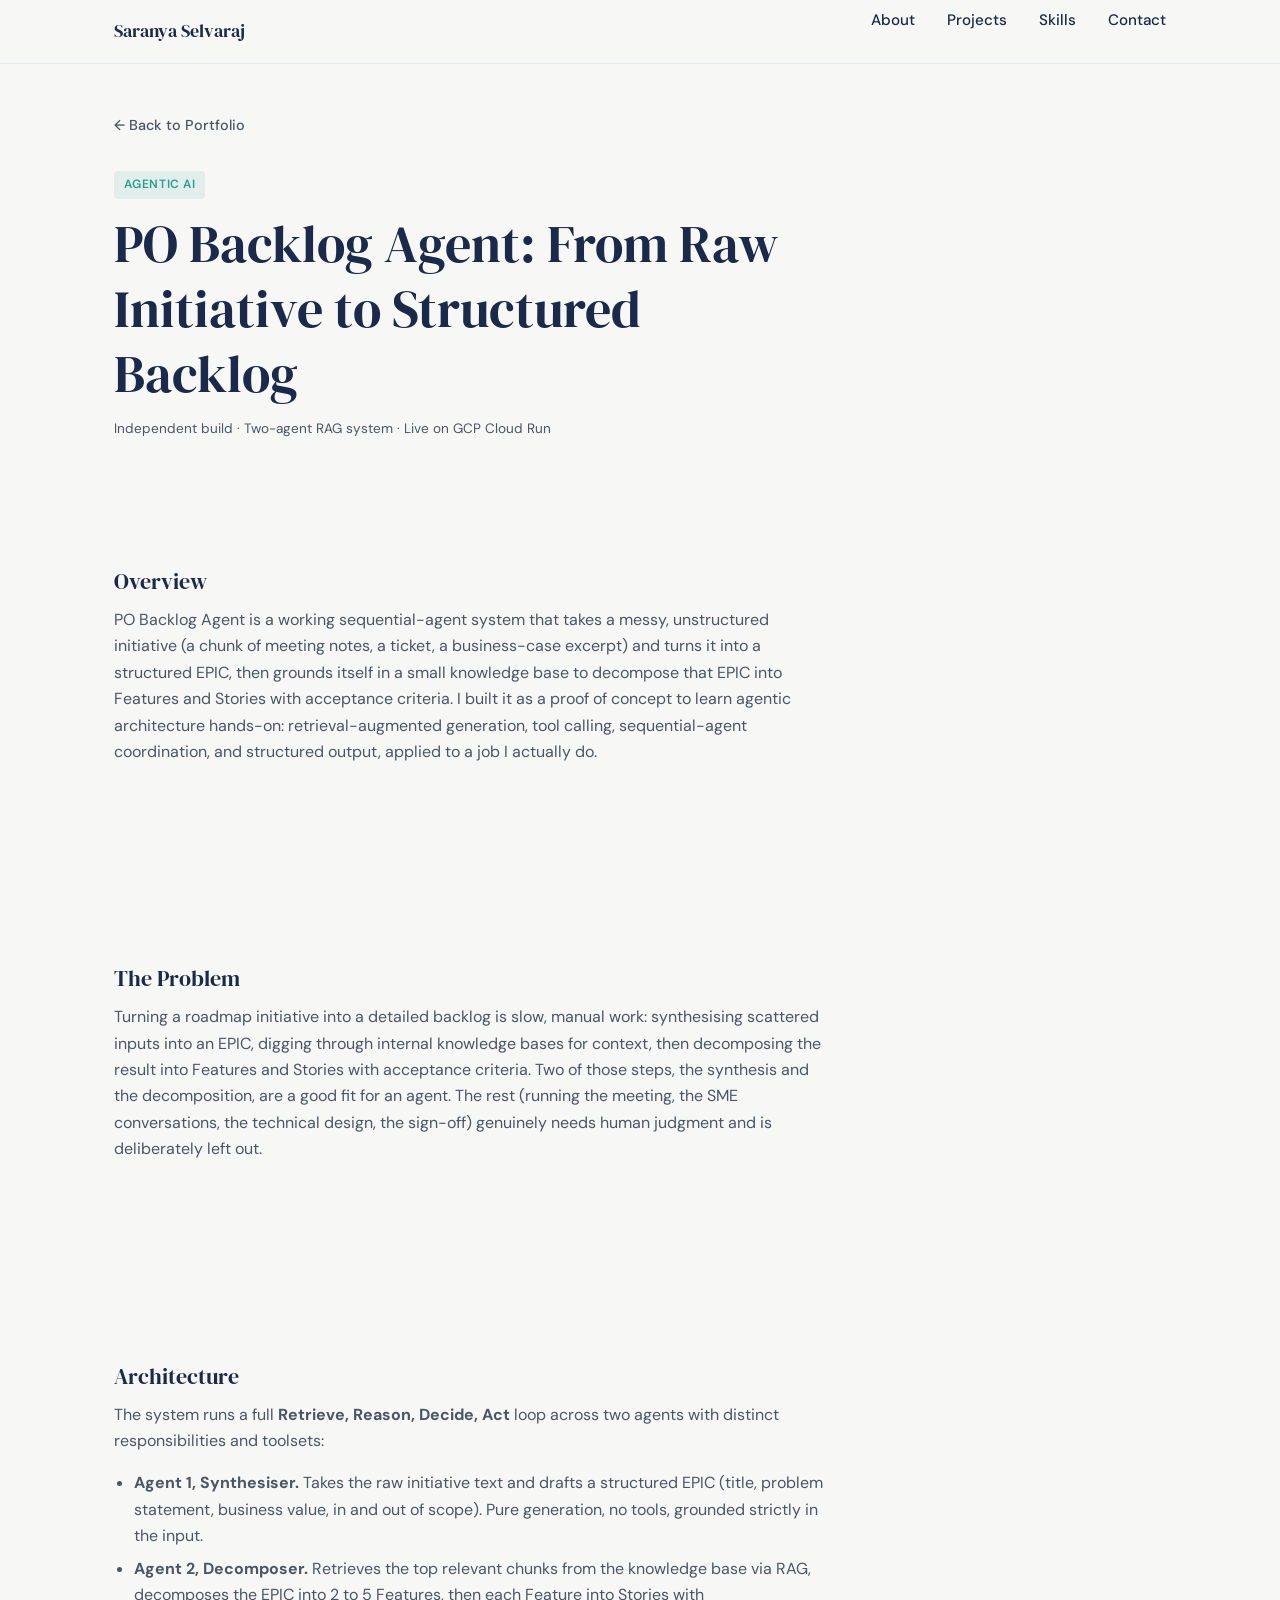
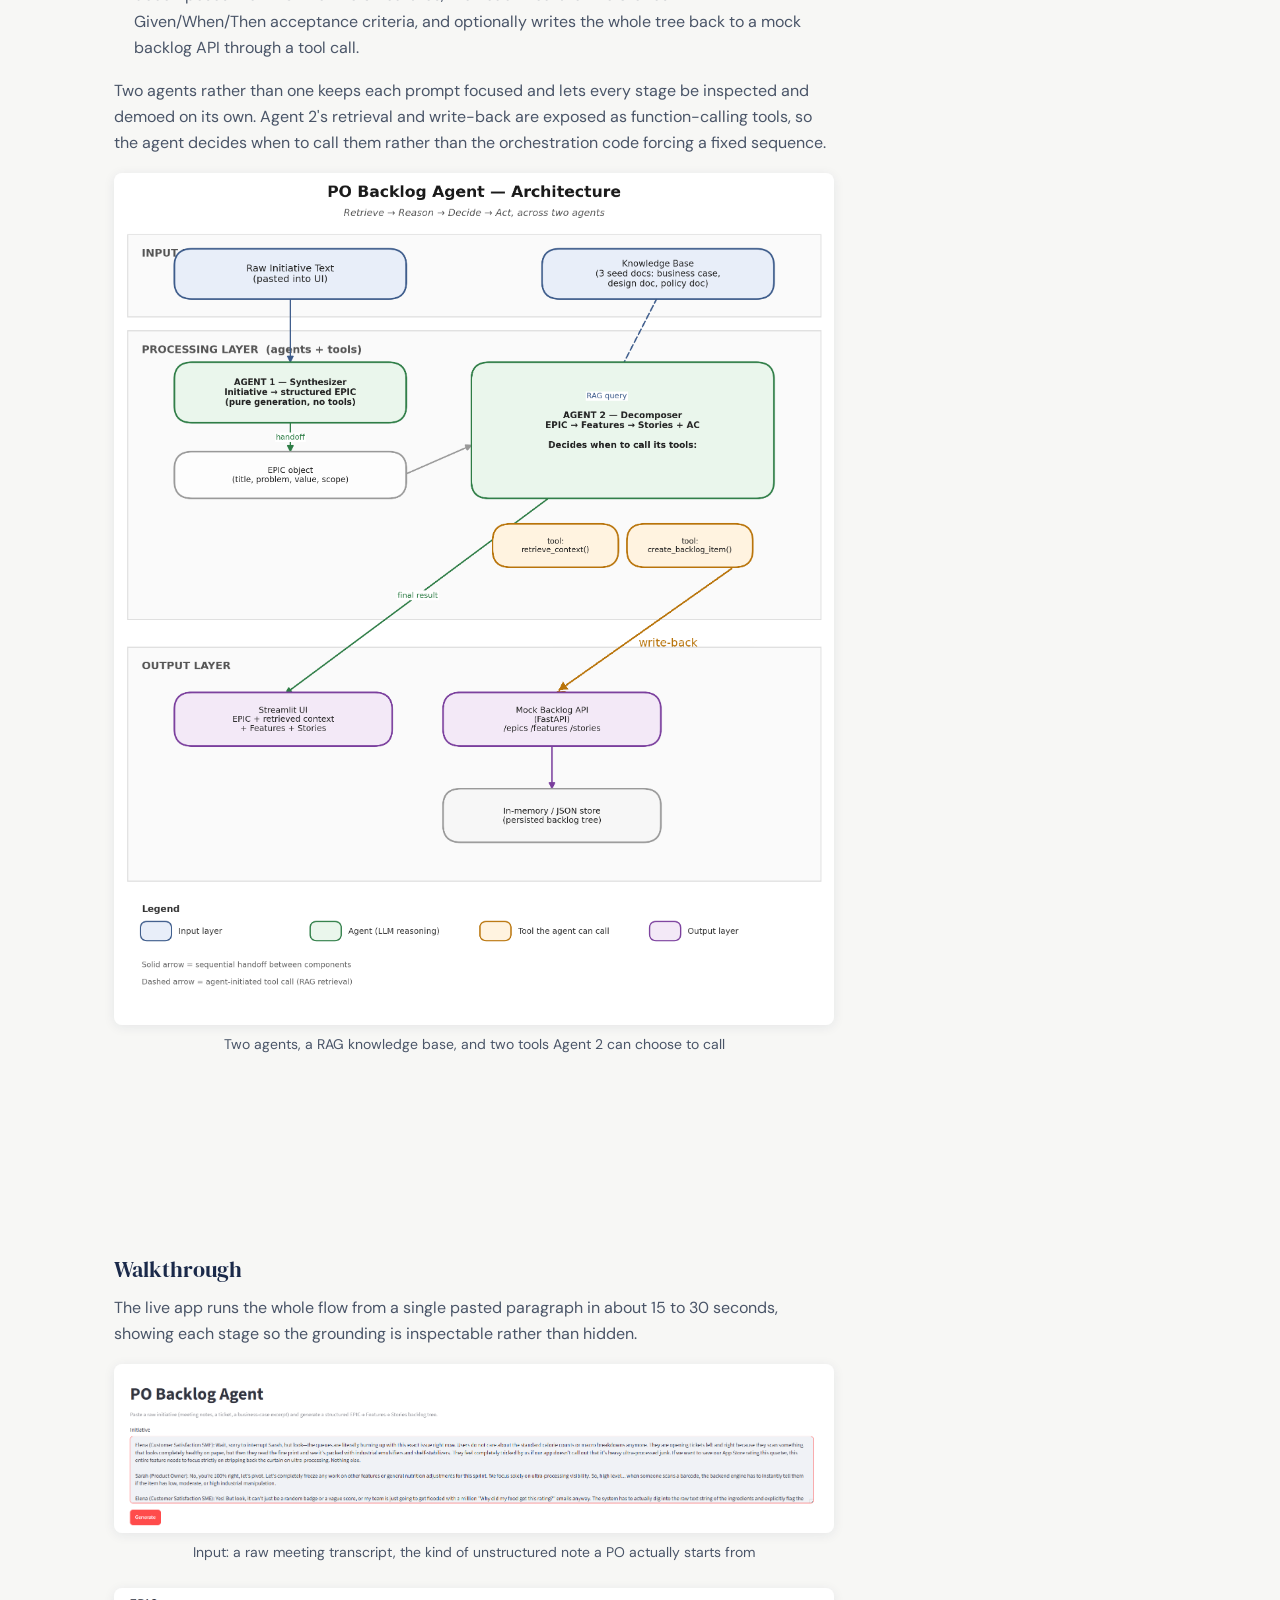
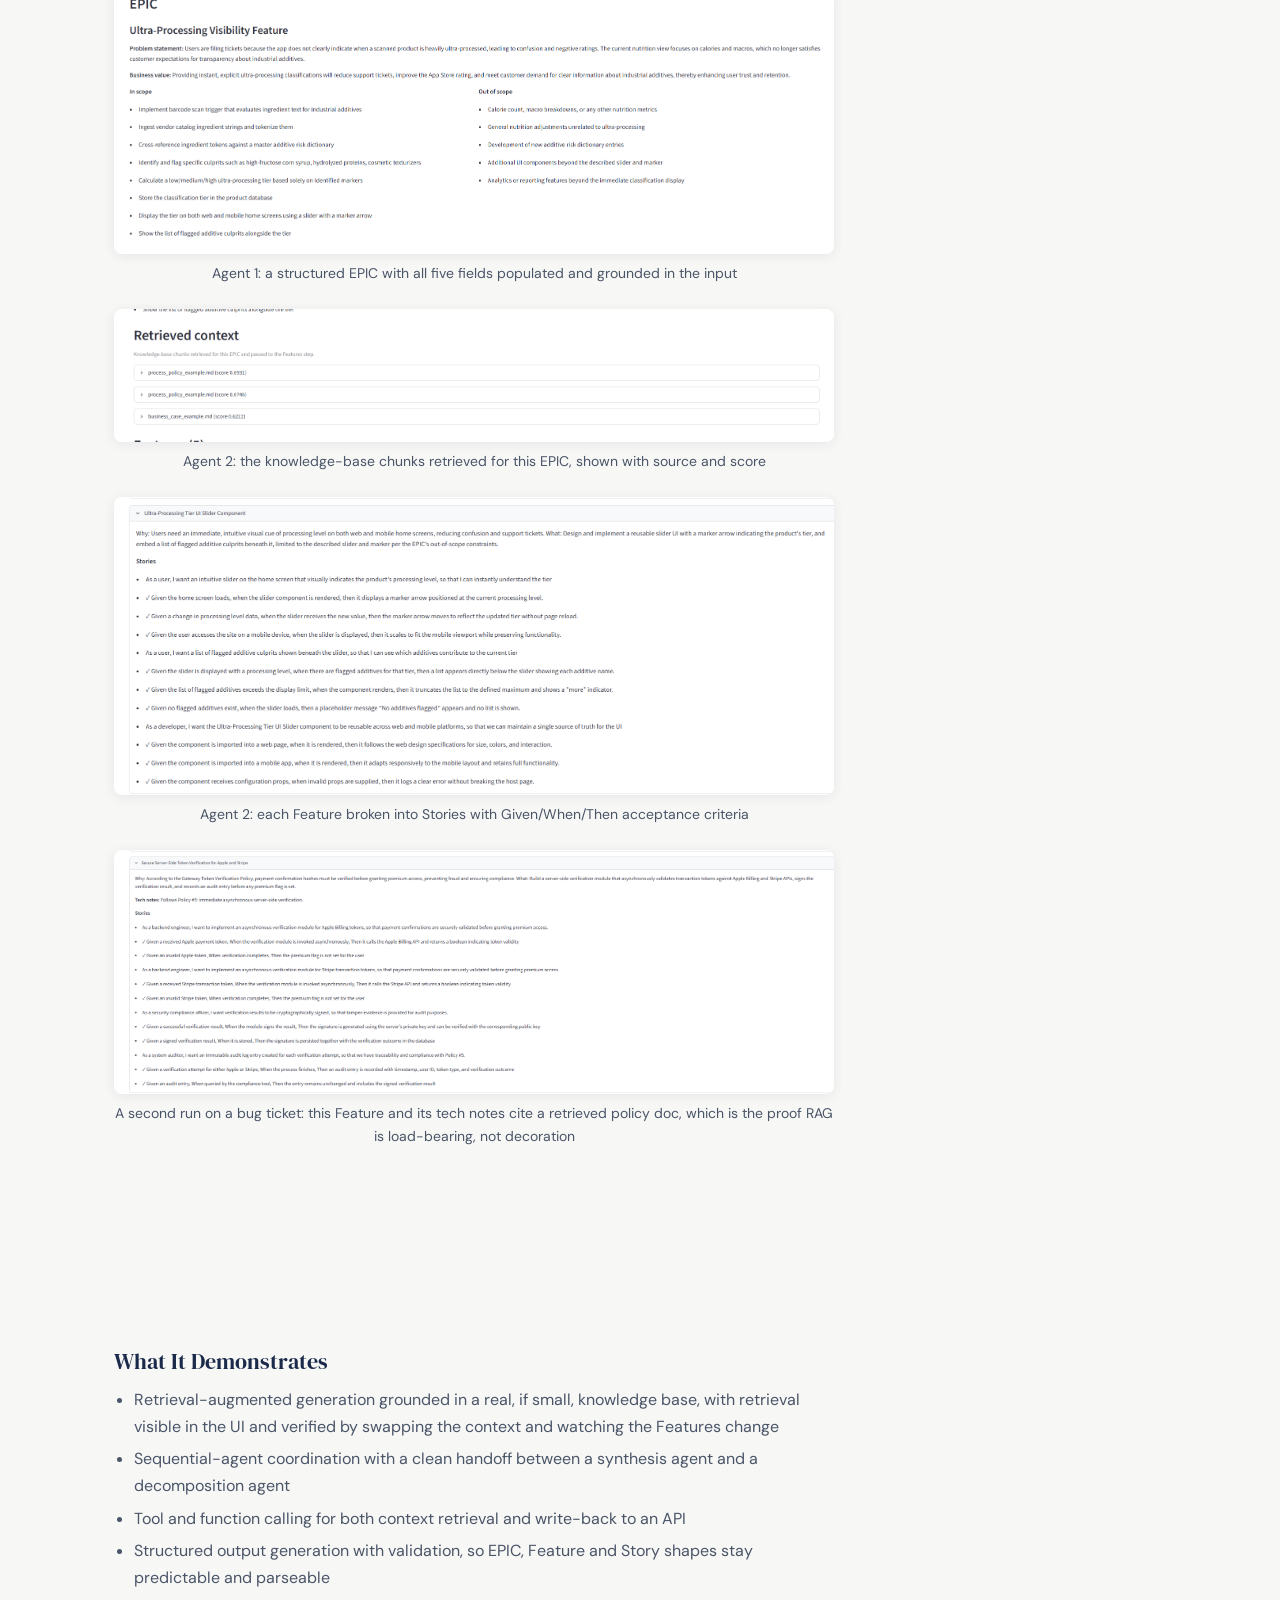
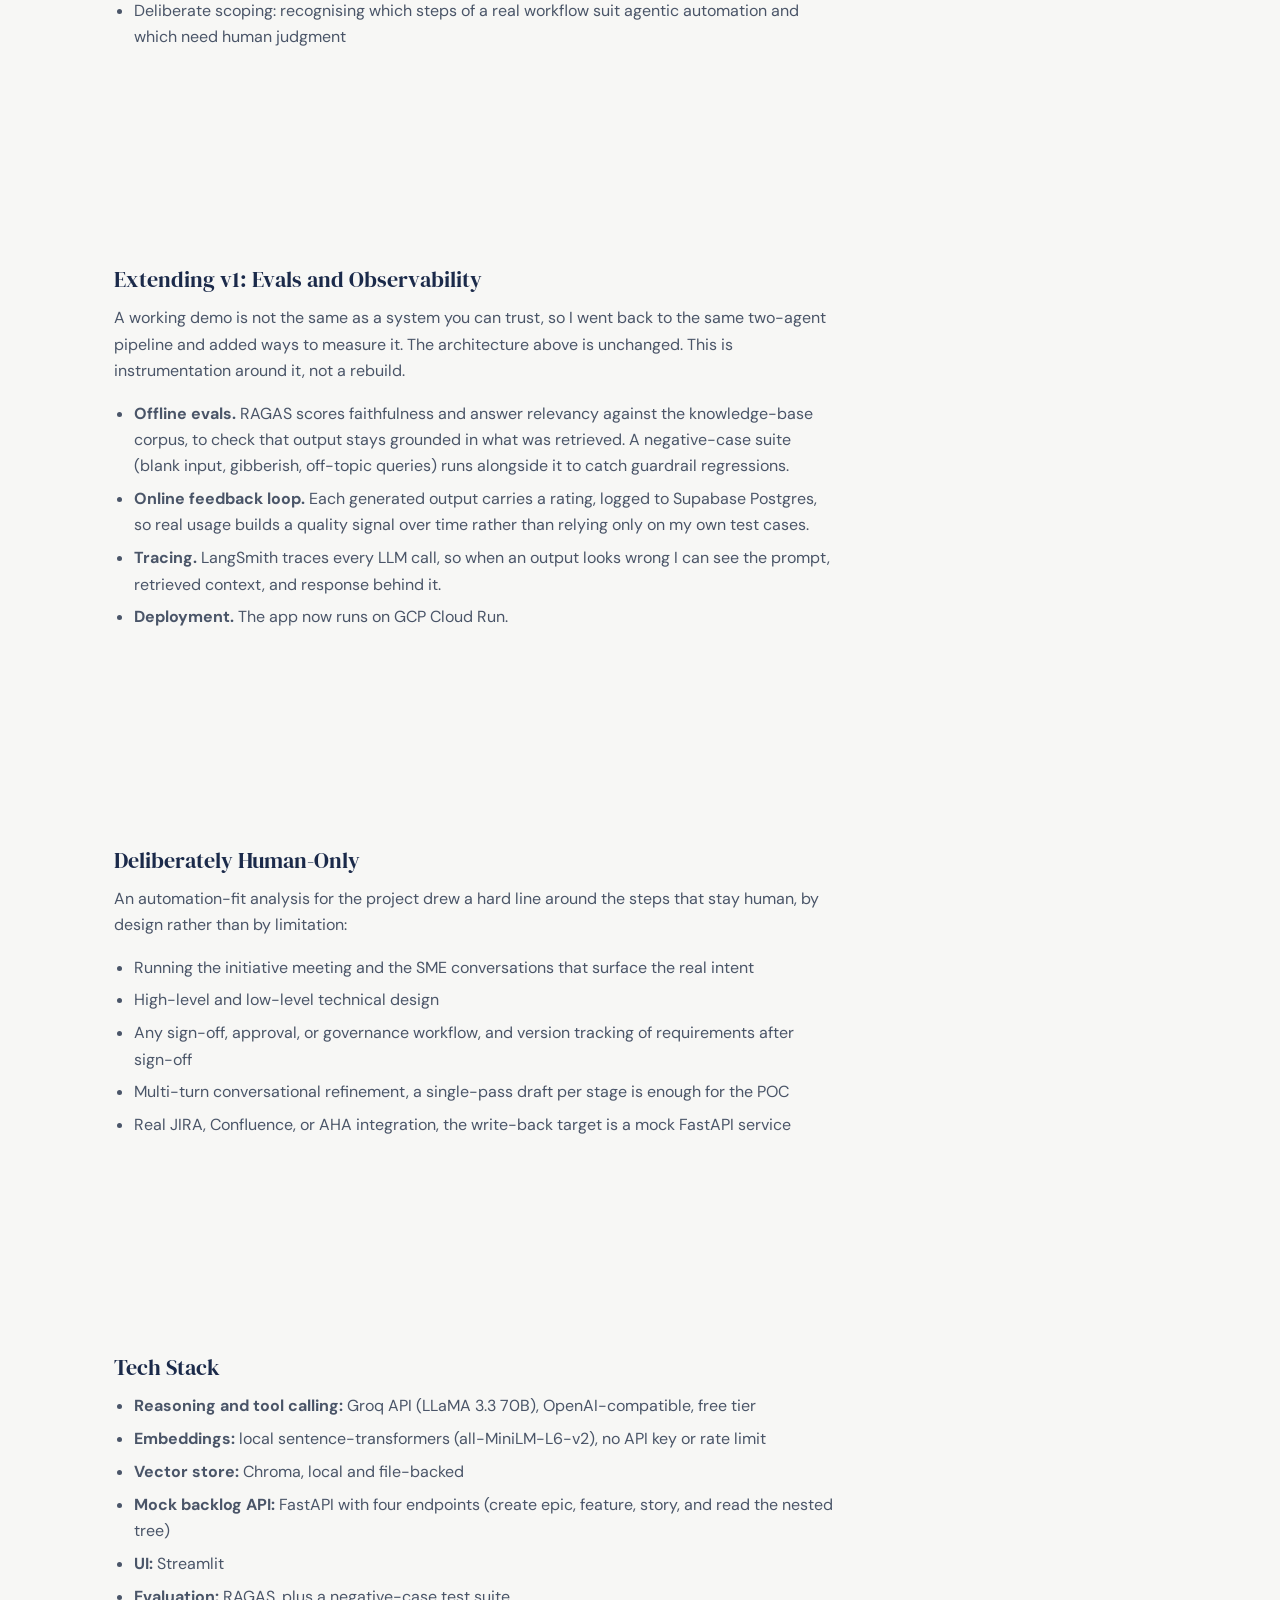
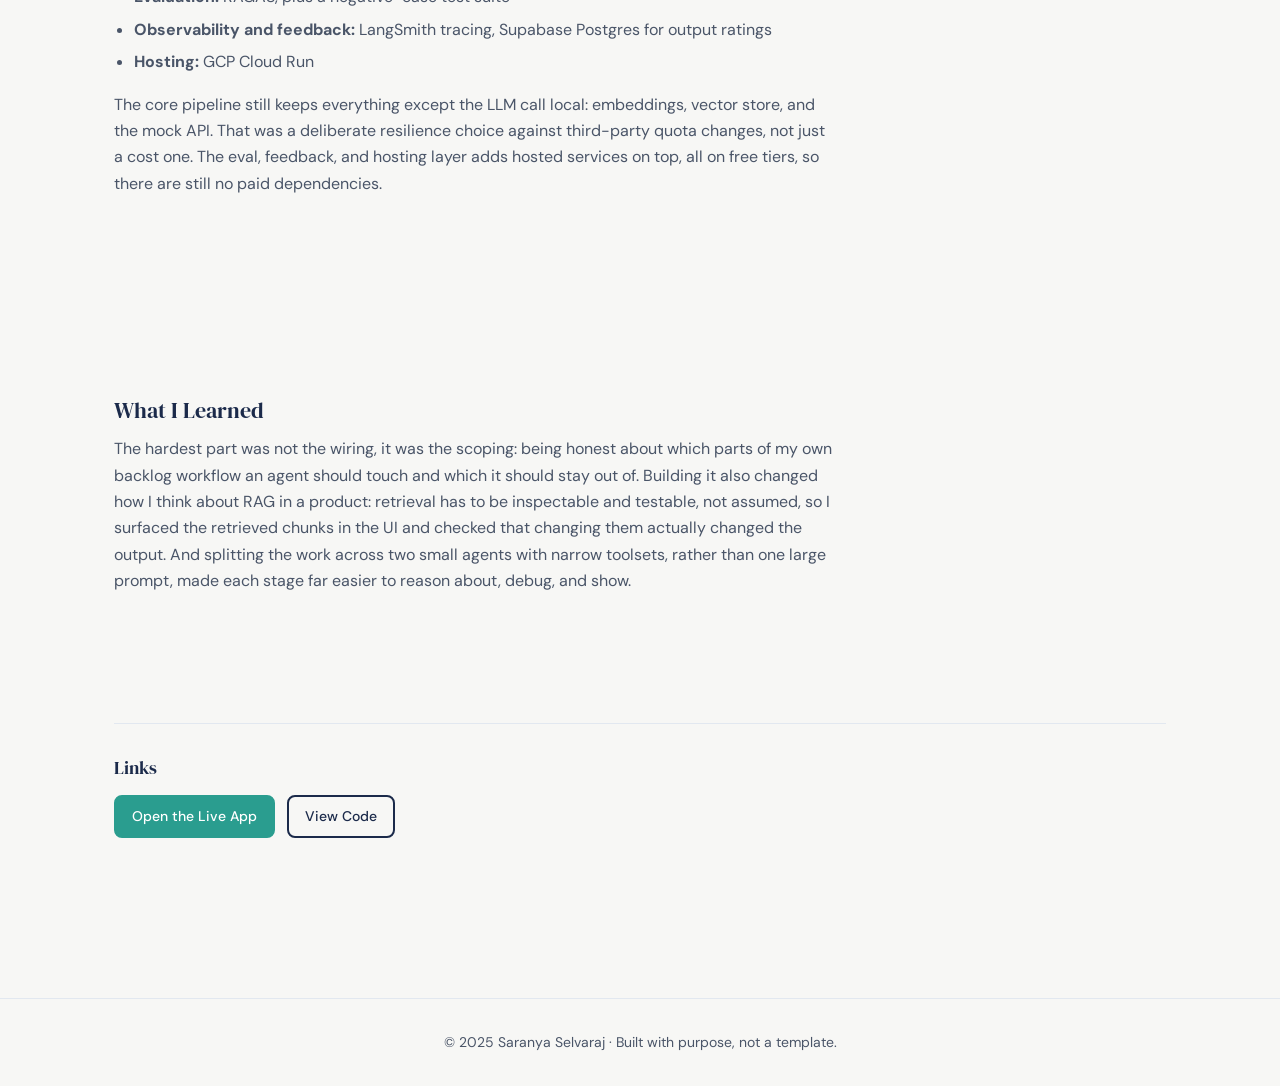
<file: projects/po-backlog-agent.html>
<!DOCTYPE html>
<html lang="en">
<head>
  <meta charset="UTF-8">
  <meta name="viewport" content="width=device-width, initial-scale=1.0">
  <meta name="description" content="PO Backlog Agent by Saranya Selvaraj: a working two-agent RAG system that turns a messy initiative into a structured EPIC, then decomposes it into Features and Stories with acceptance criteria.">
  <title>PO Backlog Agent &middot; Saranya Selvaraj</title>
  <link rel="preconnect" href="https://fonts.googleapis.com">
  <link rel="preconnect" href="https://fonts.gstatic.com" crossorigin>
  <link href="https://fonts.googleapis.com/css2?family=DM+Sans:ital,opsz,wght@0,9..40,400;0,9..40,500;0,9..40,600;1,9..40,400&family=DM+Serif+Display&display=swap" rel="stylesheet">
  <link rel="stylesheet" href="../style.css">
</head>
<body>

  <header class="nav">
    <div class="container nav-inner">
      <a href="../index.html" class="nav-logo">Saranya Selvaraj</a>
      <button class="nav-toggle" aria-label="Toggle navigation" aria-expanded="false">
        <span></span>
        <span></span>
        <span></span>
      </button>
      <ul class="nav-links">
        <li><a href="../index.html#about">About</a></li>
        <li><a href="../index.html#projects">Projects</a></li>
        <li><a href="../index.html#skills">Skills</a></li>
        <li><a href="../index.html#contact">Contact</a></li>
      </ul>
    </div>
  </header>

  <main class="case-study">
    <div class="container fade-in">
      <a href="../index.html#projects" class="back-link">&larr; Back to Portfolio</a>

      <header class="case-study-header">
        <span class="tag">Agentic AI</span>
        <h1>PO Backlog Agent: From Raw Initiative to Structured Backlog</h1>
        <p class="case-subnote">Independent build &middot; Two-agent RAG system &middot; Live on GCP Cloud Run</p>
      </header>

      <section class="case-section">
        <h2>Overview</h2>
        <p>PO Backlog Agent is a working sequential-agent system that takes a messy, unstructured initiative (a chunk of meeting notes, a ticket, a business-case excerpt) and turns it into a structured EPIC, then grounds itself in a small knowledge base to decompose that EPIC into Features and Stories with acceptance criteria. I built it as a proof of concept to learn agentic architecture hands-on: retrieval-augmented generation, tool calling, sequential-agent coordination, and structured output, applied to a job I actually do.</p>
      </section>

      <section class="case-section">
        <h2>The Problem</h2>
        <p>Turning a roadmap initiative into a detailed backlog is slow, manual work: synthesising scattered inputs into an EPIC, digging through internal knowledge bases for context, then decomposing the result into Features and Stories with acceptance criteria. Two of those steps, the synthesis and the decomposition, are a good fit for an agent. The rest (running the meeting, the SME conversations, the technical design, the sign-off) genuinely needs human judgment and is deliberately left out.</p>
      </section>

      <section class="case-section">
        <h2>Architecture</h2>
        <p>The system runs a full <strong>Retrieve, Reason, Decide, Act</strong> loop across two agents with distinct responsibilities and toolsets:</p>
        <ul>
          <li><strong>Agent 1, Synthesiser.</strong> Takes the raw initiative text and drafts a structured EPIC (title, problem statement, business value, in and out of scope). Pure generation, no tools, grounded strictly in the input.</li>
          <li><strong>Agent 2, Decomposer.</strong> Retrieves the top relevant chunks from the knowledge base via RAG, decomposes the EPIC into 2 to 5 Features, then each Feature into Stories with Given/When/Then acceptance criteria, and optionally writes the whole tree back to a mock backlog API through a tool call.</li>
        </ul>
        <p>Two agents rather than one keeps each prompt focused and lets every stage be inspected and demoed on its own. Agent 2's retrieval and write-back are exposed as function-calling tools, so the agent decides when to call them rather than the orchestration code forcing a fixed sequence.</p>
        <div class="screenshot-gallery">
          <figure class="case-screenshot">
            <img src="../assets/projects/Po_Backlog_Agent/po_backlog_agent_architecture_diagram.png" alt="Architecture diagram: raw initiative text and a three-document knowledge base feed a processing layer of two agents; Agent 1 synthesises an EPIC and hands off to Agent 2, which queries the knowledge base and can call retrieve_context and create_backlog_item tools; output goes to a Streamlit UI and a FastAPI mock backlog API backed by a JSON store">
            <figcaption>Two agents, a RAG knowledge base, and two tools Agent 2 can choose to call</figcaption>
          </figure>
        </div>
      </section>

      <section class="case-section" id="screenshots">
        <h2>Walkthrough</h2>
        <p>The live app runs the whole flow from a single pasted paragraph in about 15 to 30 seconds, showing each stage so the grounding is inspectable rather than hidden.</p>
        <div class="screenshot-gallery">
          <figure class="case-screenshot">
            <img src="../assets/projects/Po_Backlog_Agent/poa-01-initiative.png" alt="Streamlit app with a messy multi-person meeting transcript pasted into the Initiative field, discussing a pivot to ultra-processing visibility, and a Generate button">
            <figcaption>Input: a raw meeting transcript, the kind of unstructured note a PO actually starts from</figcaption>
          </figure>
          <figure class="case-screenshot">
            <img src="../assets/projects/Po_Backlog_Agent/poa-02-epic.png" alt="Agent 1 output: a structured EPIC titled Ultra-Processing Visibility Feature with problem statement, business value, and in-scope and out-of-scope lists">
            <figcaption>Agent 1: a structured EPIC with all five fields populated and grounded in the input</figcaption>
          </figure>
          <figure class="case-screenshot">
            <img src="../assets/projects/Po_Backlog_Agent/poa-03-retrieved-context.png" alt="Retrieved context panel showing three knowledge-base chunks with source document names and similarity scores, passed to the Features step">
            <figcaption>Agent 2: the knowledge-base chunks retrieved for this EPIC, shown with source and score</figcaption>
          </figure>
          <figure class="case-screenshot">
            <img src="../assets/projects/Po_Backlog_Agent/poa-04-feature-stories.png" alt="A Feature expanded into its Why and What description and a list of Stories, each in As a / I want / so that form with checkmarked Given/When/Then acceptance criteria">
            <figcaption>Agent 2: each Feature broken into Stories with Given/When/Then acceptance criteria</figcaption>
          </figure>
          <figure class="case-screenshot">
            <img src="../assets/projects/Po_Backlog_Agent/poa-05-rag-grounded-feature.png" alt="A Feature titled Secure Server-Side Token Verification whose description cites the Gateway Token Verification Policy and whose tech notes say it follows Policy 5, from a second run on a JIRA bug ticket">
            <figcaption>A second run on a bug ticket: this Feature and its tech notes cite a retrieved policy doc, which is the proof RAG is load-bearing, not decoration</figcaption>
          </figure>
        </div>
      </section>

      <section class="case-section">
        <h2>What It Demonstrates</h2>
        <ul>
          <li>Retrieval-augmented generation grounded in a real, if small, knowledge base, with retrieval visible in the UI and verified by swapping the context and watching the Features change</li>
          <li>Sequential-agent coordination with a clean handoff between a synthesis agent and a decomposition agent</li>
          <li>Tool and function calling for both context retrieval and write-back to an API</li>
          <li>Structured output generation with validation, so EPIC, Feature and Story shapes stay predictable and parseable</li>
          <li>Deliberate scoping: recognising which steps of a real workflow suit agentic automation and which need human judgment</li>
        </ul>
      </section>

      <section class="case-section">
        <h2>Extending v1: Evals and Observability</h2>
        <p>A working demo is not the same as a system you can trust, so I went back to the same two-agent pipeline and added ways to measure it. The architecture above is unchanged. This is instrumentation around it, not a rebuild.</p>
        <ul>
          <li><strong>Offline evals.</strong> RAGAS scores faithfulness and answer relevancy against the knowledge-base corpus, to check that output stays grounded in what was retrieved. A negative-case suite (blank input, gibberish, off-topic queries) runs alongside it to catch guardrail regressions.</li>
          <li><strong>Online feedback loop.</strong> Each generated output carries a rating, logged to Supabase Postgres, so real usage builds a quality signal over time rather than relying only on my own test cases.</li>
          <li><strong>Tracing.</strong> LangSmith traces every LLM call, so when an output looks wrong I can see the prompt, retrieved context, and response behind it.</li>
          <li><strong>Deployment.</strong> The app now runs on GCP Cloud Run.</li>
        </ul>
      </section>

      <section class="case-section">
        <h2>Deliberately Human-Only</h2>
        <p>An automation-fit analysis for the project drew a hard line around the steps that stay human, by design rather than by limitation:</p>
        <ul>
          <li>Running the initiative meeting and the SME conversations that surface the real intent</li>
          <li>High-level and low-level technical design</li>
          <li>Any sign-off, approval, or governance workflow, and version tracking of requirements after sign-off</li>
          <li>Multi-turn conversational refinement, a single-pass draft per stage is enough for the POC</li>
          <li>Real JIRA, Confluence, or AHA integration, the write-back target is a mock FastAPI service</li>
        </ul>
      </section>

      <section class="case-section">
        <h2>Tech Stack</h2>
        <ul>
          <li><strong>Reasoning and tool calling:</strong> Groq API (LLaMA 3.3 70B), OpenAI-compatible, free tier</li>
          <li><strong>Embeddings:</strong> local sentence-transformers (all-MiniLM-L6-v2), no API key or rate limit</li>
          <li><strong>Vector store:</strong> Chroma, local and file-backed</li>
          <li><strong>Mock backlog API:</strong> FastAPI with four endpoints (create epic, feature, story, and read the nested tree)</li>
          <li><strong>UI:</strong> Streamlit</li>
          <li><strong>Evaluation:</strong> RAGAS, plus a negative-case test suite</li>
          <li><strong>Observability and feedback:</strong> LangSmith tracing, Supabase Postgres for output ratings</li>
          <li><strong>Hosting:</strong> GCP Cloud Run</li>
        </ul>
        <p>The core pipeline still keeps everything except the LLM call local: embeddings, vector store, and the mock API. That was a deliberate resilience choice against third-party quota changes, not just a cost one. The eval, feedback, and hosting layer adds hosted services on top, all on free tiers, so there are still no paid dependencies.</p>
      </section>

      <section class="case-section">
        <h2>What I Learned</h2>
        <p>The hardest part was not the wiring, it was the scoping: being honest about which parts of my own backlog workflow an agent should touch and which it should stay out of. Building it also changed how I think about RAG in a product: retrieval has to be inspectable and testable, not assumed, so I surfaced the retrieved chunks in the UI and checked that changing them actually changed the output. And splitting the work across two small agents with narrow toolsets, rather than one large prompt, made each stage far easier to reason about, debug, and show.</p>
      </section>

      <section class="case-links">
        <h2>Links</h2>
        <div class="btn-group">
          <a href="https://po-backlog-agent-346416789999.europe-west1.run.app" class="btn btn-primary btn-sm" target="_blank" rel="noopener noreferrer">Open the Live App</a>
          <a href="https://github.com/saranya-selvaraj/po_backlog_agent" class="btn btn-outline btn-sm" target="_blank" rel="noopener noreferrer">View Code</a>
        </div>
      </section>
    </div>
  </main>

  <footer class="footer">
    <div class="container">
      <p>&copy; 2025 Saranya Selvaraj &middot; Built with purpose, not a template.</p>
    </div>
  </footer>

  <script src="../script.js"></script>
</body>
</html>
</file>
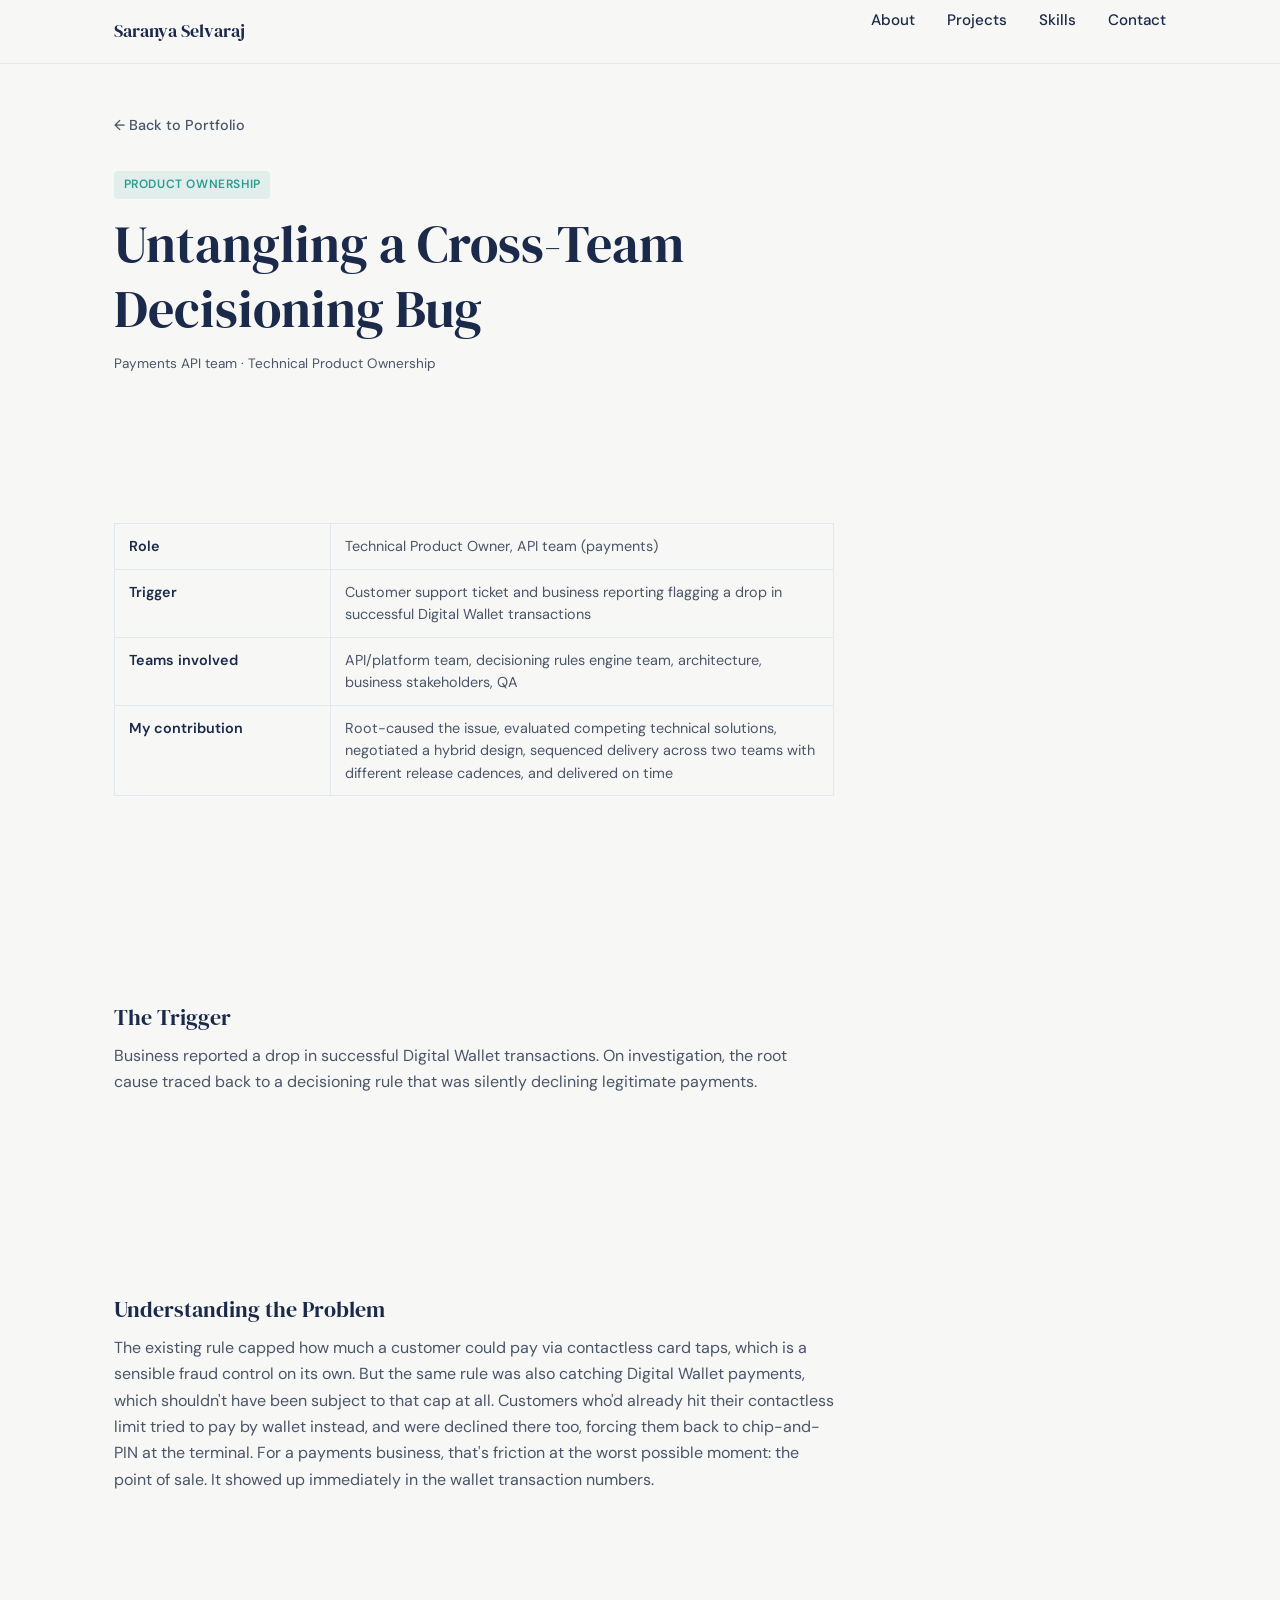
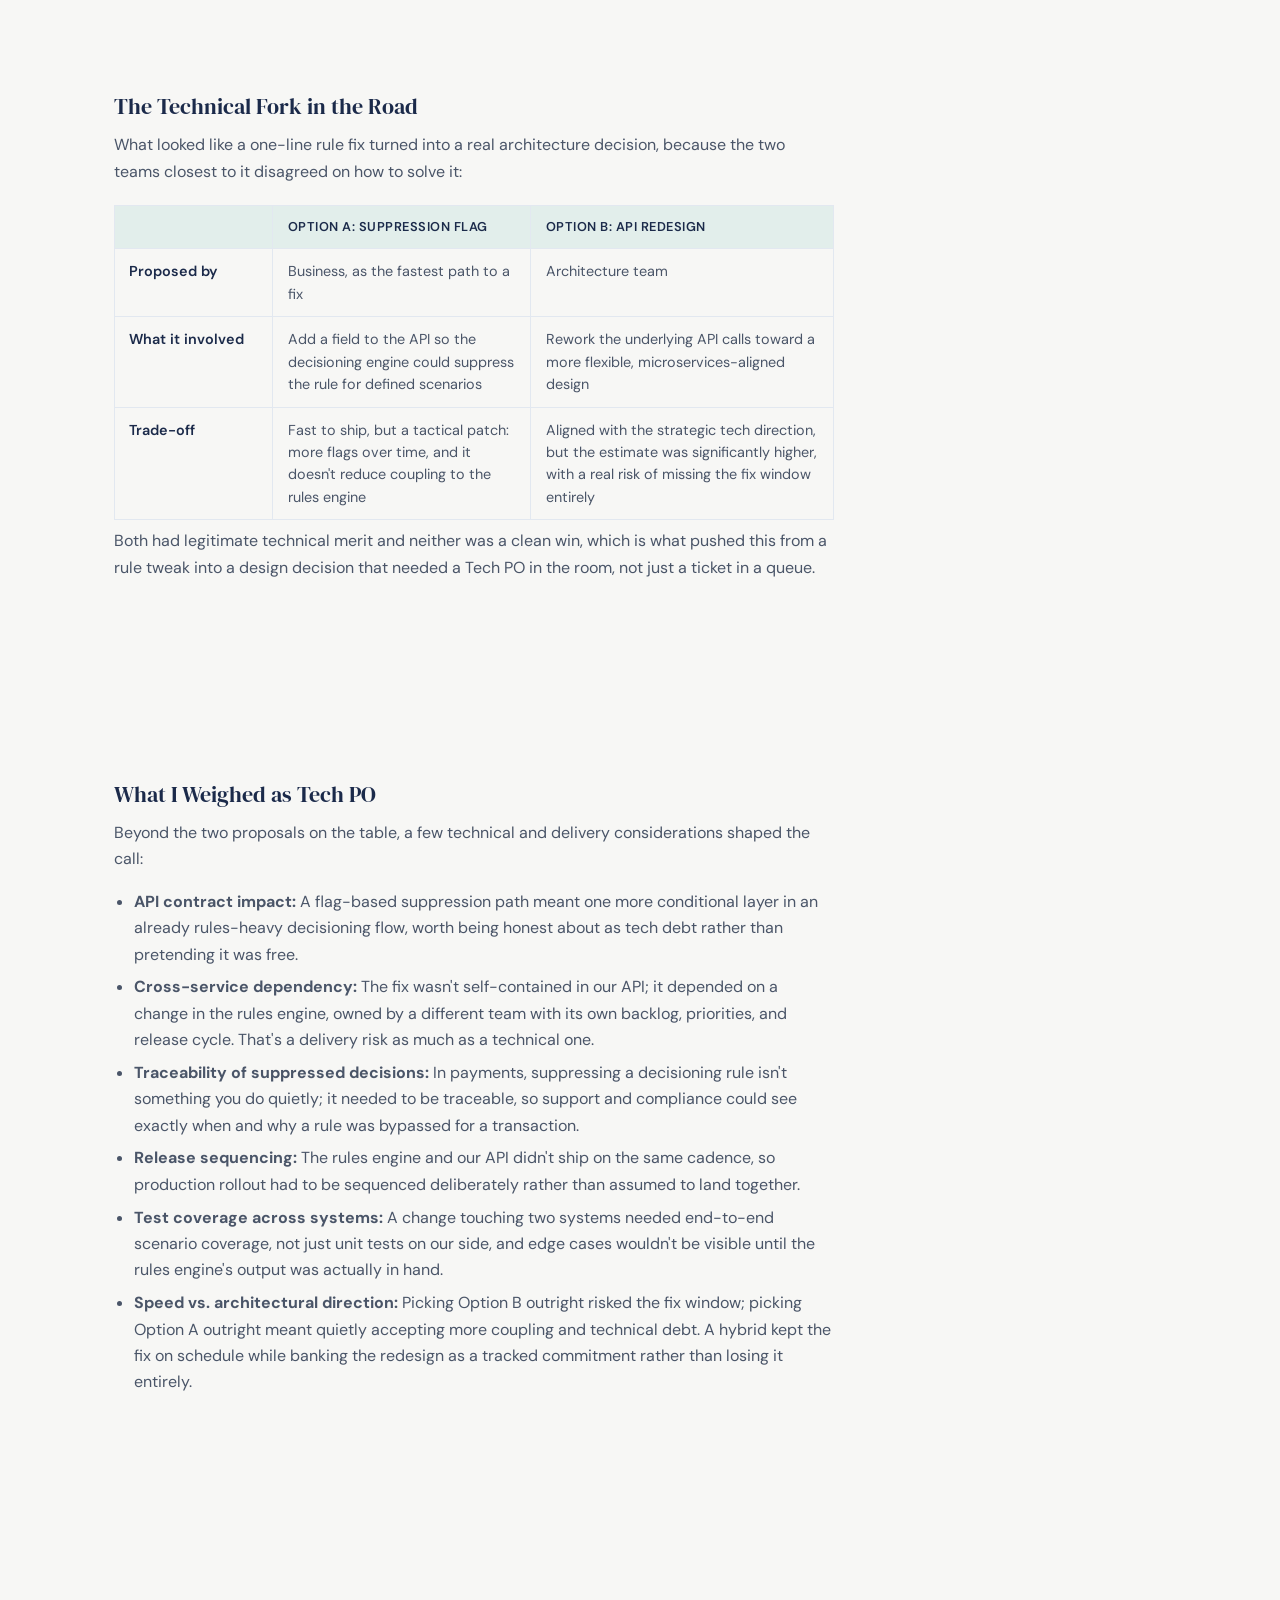
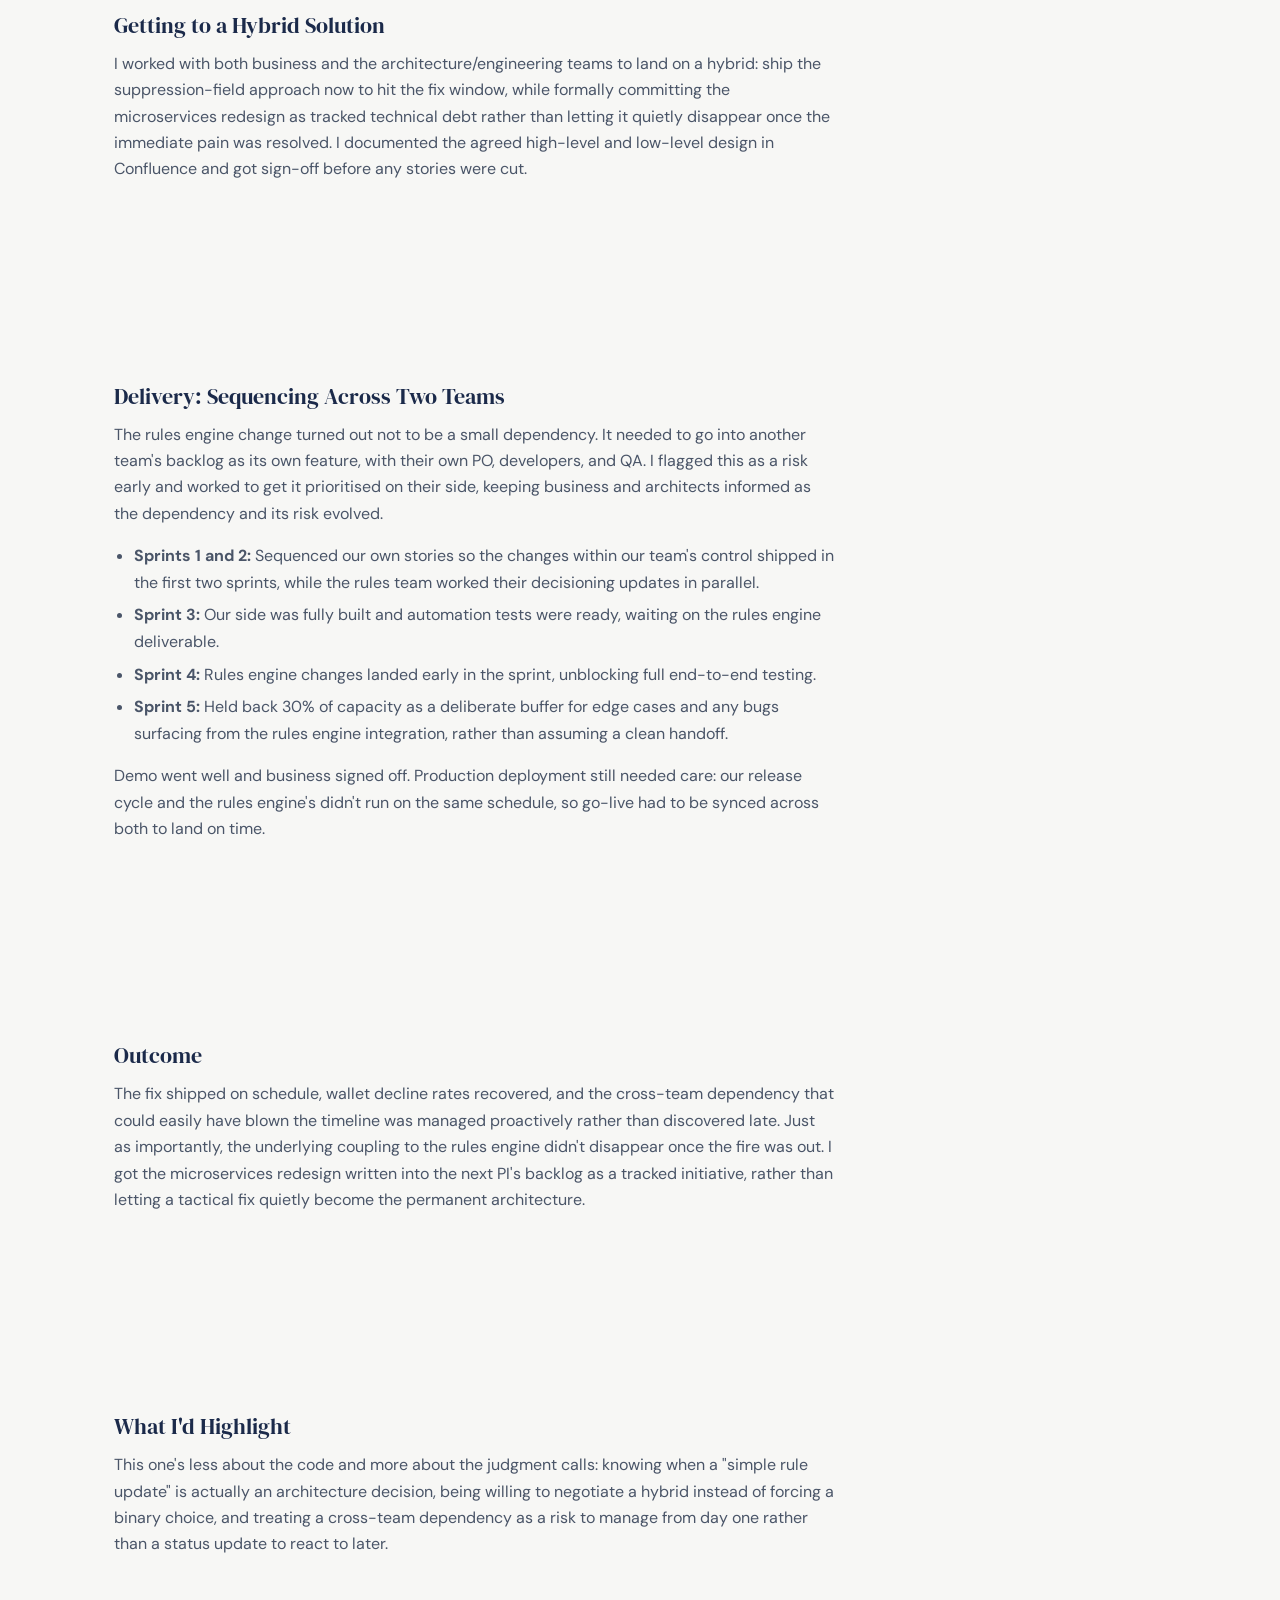
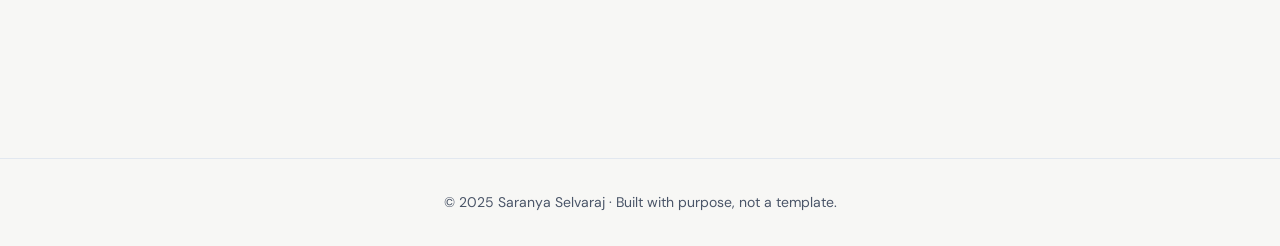
<file: projects/transaction-decisioning-api.html>
<!DOCTYPE html>
<html lang="en">
<head>
  <meta charset="UTF-8">
  <meta name="viewport" content="width=device-width, initial-scale=1.0">
  <meta name="description" content="Untangling a cross-team decisioning bug: a Technical Product Owner case study by Saranya Selvaraj on root-causing a mis-firing payment rule and negotiating a hybrid fix.">
  <title>Untangling a Cross-Team Decisioning Bug &middot; Saranya Selvaraj</title>
  <link rel="preconnect" href="https://fonts.googleapis.com">
  <link rel="preconnect" href="https://fonts.gstatic.com" crossorigin>
  <link href="https://fonts.googleapis.com/css2?family=DM+Sans:ital,opsz,wght@0,9..40,400;0,9..40,500;0,9..40,600;1,9..40,400&family=DM+Serif+Display&display=swap" rel="stylesheet">
  <link rel="stylesheet" href="../style.css">
</head>
<body>

  <header class="nav">
    <div class="container nav-inner">
      <a href="../index.html" class="nav-logo">Saranya Selvaraj</a>
      <button class="nav-toggle" aria-label="Toggle navigation" aria-expanded="false">
        <span></span>
        <span></span>
        <span></span>
      </button>
      <ul class="nav-links">
        <li><a href="../index.html#about">About</a></li>
        <li><a href="../index.html#projects">Projects</a></li>
        <li><a href="../index.html#skills">Skills</a></li>
        <li><a href="../index.html#contact">Contact</a></li>
      </ul>
    </div>
  </header>

  <main class="case-study">
    <div class="container fade-in">
      <a href="../index.html#projects" class="back-link">&larr; Back to Portfolio</a>

      <header class="case-study-header">
        <span class="tag">Product Ownership</span>
        <h1>Untangling a Cross-Team Decisioning Bug</h1>
        <p class="case-subnote">Payments API team &middot; Technical Product Ownership</p>
      </header>

      <section class="case-section">
        <div class="case-table-wrap">
          <table class="case-table case-table-summary">
            <tbody>
              <tr>
                <th scope="row">Role</th>
                <td>Technical Product Owner, API team (payments)</td>
              </tr>
              <tr>
                <th scope="row">Trigger</th>
                <td>Customer support ticket and business reporting flagging a drop in successful Digital Wallet transactions</td>
              </tr>
              <tr>
                <th scope="row">Teams involved</th>
                <td>API/platform team, decisioning rules engine team, architecture, business stakeholders, QA</td>
              </tr>
              <tr>
                <th scope="row">My contribution</th>
                <td>Root-caused the issue, evaluated competing technical solutions, negotiated a hybrid design, sequenced delivery across two teams with different release cadences, and delivered on time</td>
              </tr>
            </tbody>
          </table>
        </div>
      </section>

      <section class="case-section">
        <h2>The Trigger</h2>
        <p>Business reported a drop in successful Digital Wallet transactions. On investigation, the root cause traced back to a decisioning rule that was silently declining legitimate payments.</p>
      </section>

      <section class="case-section">
        <h2>Understanding the Problem</h2>
        <p>The existing rule capped how much a customer could pay via contactless card taps, which is a sensible fraud control on its own. But the same rule was also catching Digital Wallet payments, which shouldn't have been subject to that cap at all. Customers who'd already hit their contactless limit tried to pay by wallet instead, and were declined there too, forcing them back to chip-and-PIN at the terminal. For a payments business, that's friction at the worst possible moment: the point of sale. It showed up immediately in the wallet transaction numbers.</p>
      </section>

      <section class="case-section">
        <h2>The Technical Fork in the Road</h2>
        <p>What looked like a one-line rule fix turned into a real architecture decision, because the two teams closest to it disagreed on how to solve it:</p>
        <div class="case-table-wrap">
          <table class="case-table case-table-compare">
            <thead>
              <tr>
                <th scope="col"><span class="visually-hidden">Consideration</span></th>
                <th scope="col">Option A: Suppression flag</th>
                <th scope="col">Option B: API redesign</th>
              </tr>
            </thead>
            <tbody>
              <tr>
                <th scope="row">Proposed by</th>
                <td>Business, as the fastest path to a fix</td>
                <td>Architecture team</td>
              </tr>
              <tr>
                <th scope="row">What it involved</th>
                <td>Add a field to the API so the decisioning engine could suppress the rule for defined scenarios</td>
                <td>Rework the underlying API calls toward a more flexible, microservices-aligned design</td>
              </tr>
              <tr>
                <th scope="row">Trade-off</th>
                <td>Fast to ship, but a tactical patch: more flags over time, and it doesn't reduce coupling to the rules engine</td>
                <td>Aligned with the strategic tech direction, but the estimate was significantly higher, with a real risk of missing the fix window entirely</td>
              </tr>
            </tbody>
          </table>
        </div>
        <p>Both had legitimate technical merit and neither was a clean win, which is what pushed this from a rule tweak into a design decision that needed a Tech PO in the room, not just a ticket in a queue.</p>
      </section>

      <section class="case-section">
        <h2>What I Weighed as Tech PO</h2>
        <p>Beyond the two proposals on the table, a few technical and delivery considerations shaped the call:</p>
        <ul>
          <li><strong>API contract impact:</strong> A flag-based suppression path meant one more conditional layer in an already rules-heavy decisioning flow, worth being honest about as tech debt rather than pretending it was free.</li>
          <li><strong>Cross-service dependency:</strong> The fix wasn't self-contained in our API; it depended on a change in the rules engine, owned by a different team with its own backlog, priorities, and release cycle. That's a delivery risk as much as a technical one.</li>
          <li><strong>Traceability of suppressed decisions:</strong> In payments, suppressing a decisioning rule isn't something you do quietly; it needed to be traceable, so support and compliance could see exactly when and why a rule was bypassed for a transaction.</li>
          <li><strong>Release sequencing:</strong> The rules engine and our API didn't ship on the same cadence, so production rollout had to be sequenced deliberately rather than assumed to land together.</li>
          <li><strong>Test coverage across systems:</strong> A change touching two systems needed end-to-end scenario coverage, not just unit tests on our side, and edge cases wouldn't be visible until the rules engine's output was actually in hand.</li>
          <li><strong>Speed vs. architectural direction:</strong> Picking Option B outright risked the fix window; picking Option A outright meant quietly accepting more coupling and technical debt. A hybrid kept the fix on schedule while banking the redesign as a tracked commitment rather than losing it entirely.</li>
        </ul>
      </section>

      <section class="case-section">
        <h2>Getting to a Hybrid Solution</h2>
        <p>I worked with both business and the architecture/engineering teams to land on a hybrid: ship the suppression-field approach now to hit the fix window, while formally committing the microservices redesign as tracked technical debt rather than letting it quietly disappear once the immediate pain was resolved. I documented the agreed high-level and low-level design in Confluence and got sign-off before any stories were cut.</p>
      </section>

      <section class="case-section">
        <h2>Delivery: Sequencing Across Two Teams</h2>
        <p>The rules engine change turned out not to be a small dependency. It needed to go into another team's backlog as its own feature, with their own PO, developers, and QA. I flagged this as a risk early and worked to get it prioritised on their side, keeping business and architects informed as the dependency and its risk evolved.</p>
        <ul>
          <li><strong>Sprints 1 and 2:</strong> Sequenced our own stories so the changes within our team's control shipped in the first two sprints, while the rules team worked their decisioning updates in parallel.</li>
          <li><strong>Sprint 3:</strong> Our side was fully built and automation tests were ready, waiting on the rules engine deliverable.</li>
          <li><strong>Sprint 4:</strong> Rules engine changes landed early in the sprint, unblocking full end-to-end testing.</li>
          <li><strong>Sprint 5:</strong> Held back 30% of capacity as a deliberate buffer for edge cases and any bugs surfacing from the rules engine integration, rather than assuming a clean handoff.</li>
        </ul>
        <p>Demo went well and business signed off. Production deployment still needed care: our release cycle and the rules engine's didn't run on the same schedule, so go-live had to be synced across both to land on time.</p>
      </section>

      <section class="case-section">
        <h2>Outcome</h2>
        <p>The fix shipped on schedule, wallet decline rates recovered, and the cross-team dependency that could easily have blown the timeline was managed proactively rather than discovered late. Just as importantly, the underlying coupling to the rules engine didn't disappear once the fire was out. I got the microservices redesign written into the next PI's backlog as a tracked initiative, rather than letting a tactical fix quietly become the permanent architecture.</p>
      </section>

      <section class="case-section">
        <h2>What I'd Highlight</h2>
        <p>This one's less about the code and more about the judgment calls: knowing when a "simple rule update" is actually an architecture decision, being willing to negotiate a hybrid instead of forcing a binary choice, and treating a cross-team dependency as a risk to manage from day one rather than a status update to react to later.</p>
      </section>
    </div>
  </main>

  <footer class="footer">
    <div class="container">
      <p>&copy; 2025 Saranya Selvaraj &middot; Built with purpose, not a template.</p>
    </div>
  </footer>

  <script src="../script.js"></script>
</body>
</html>
</file>
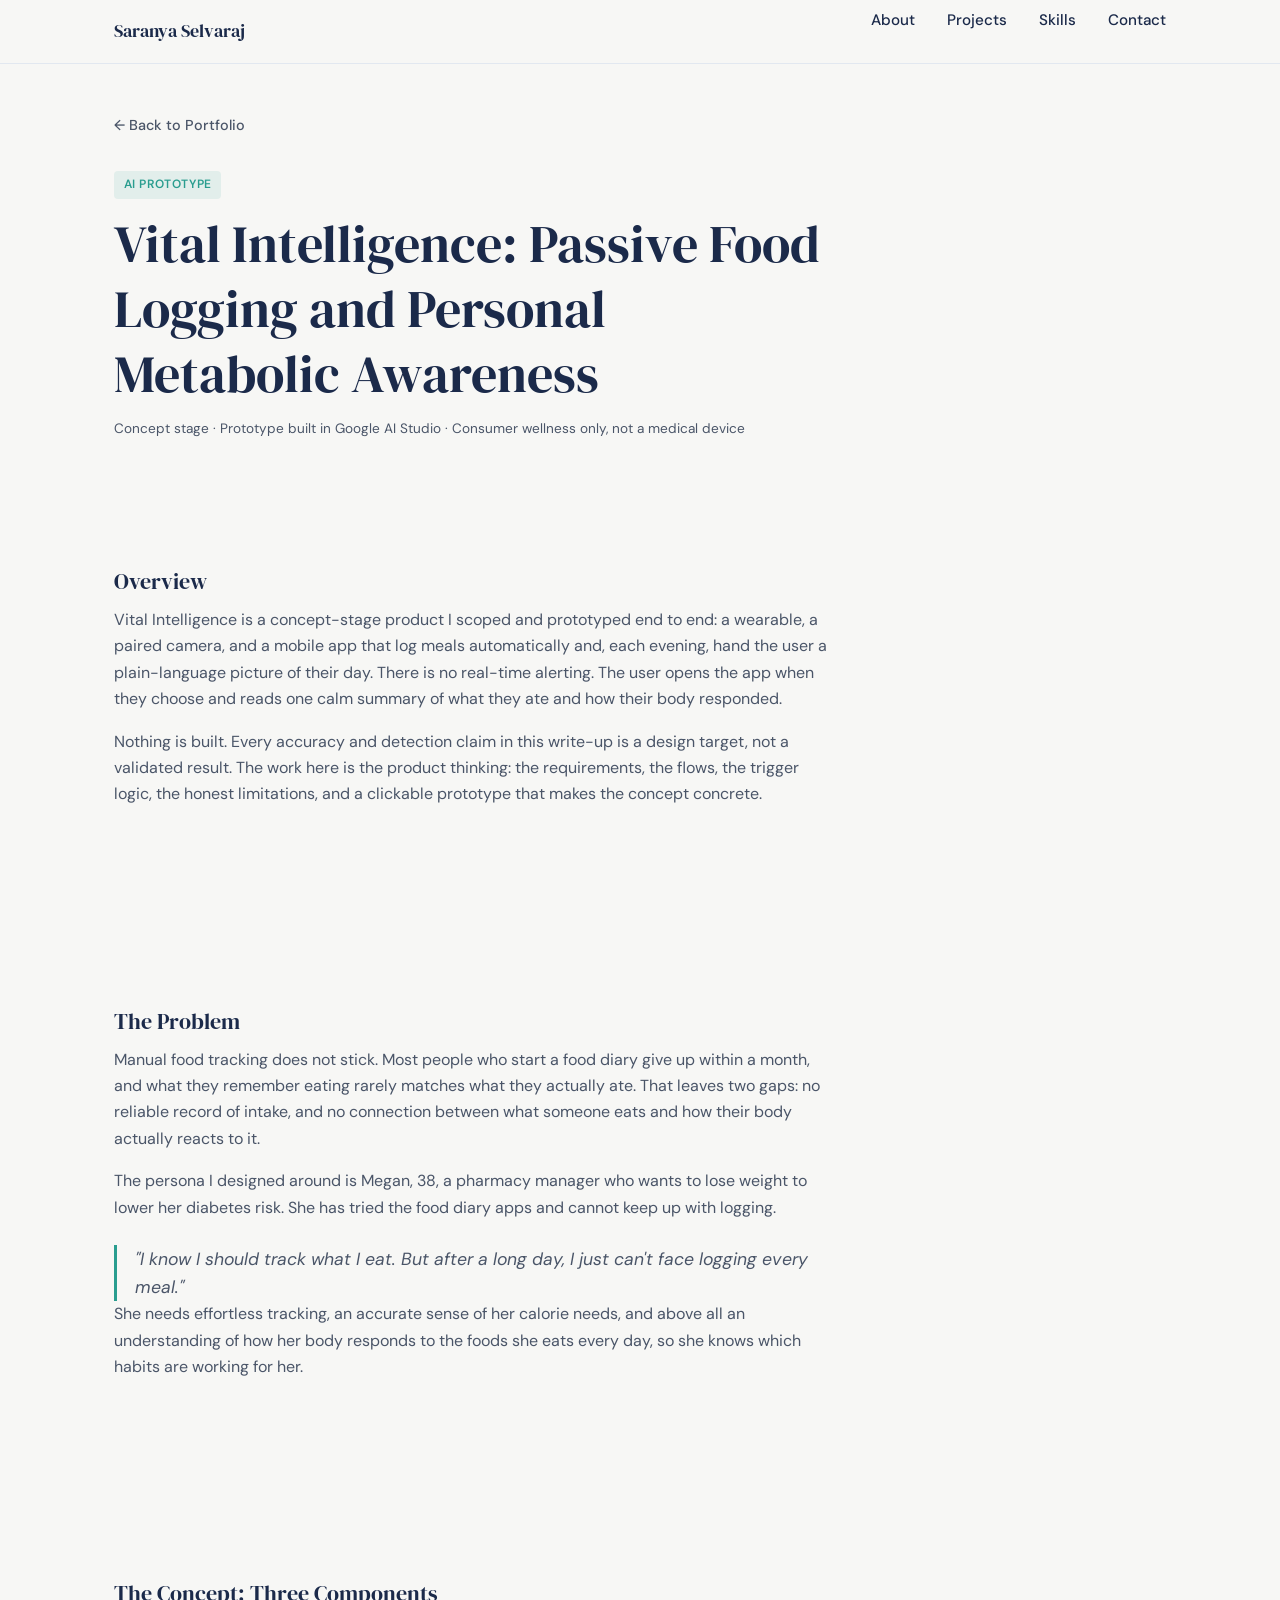
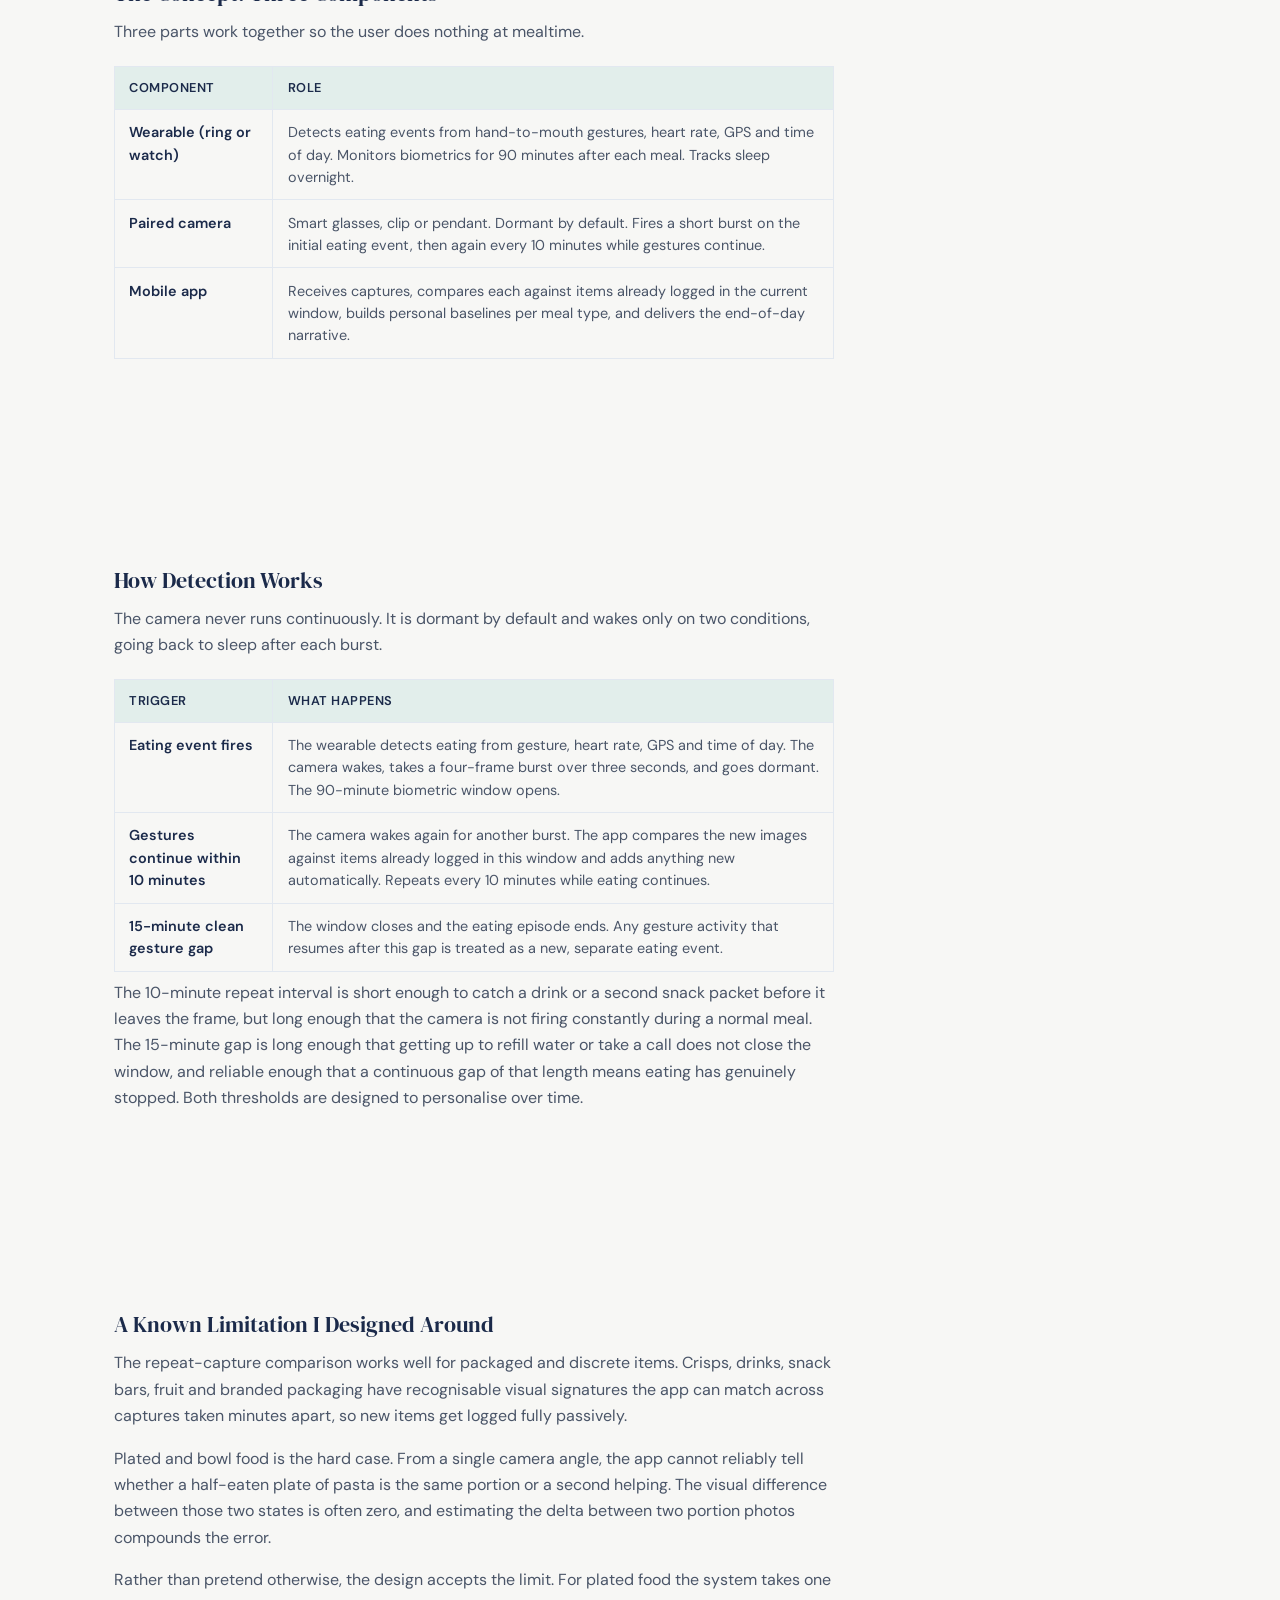
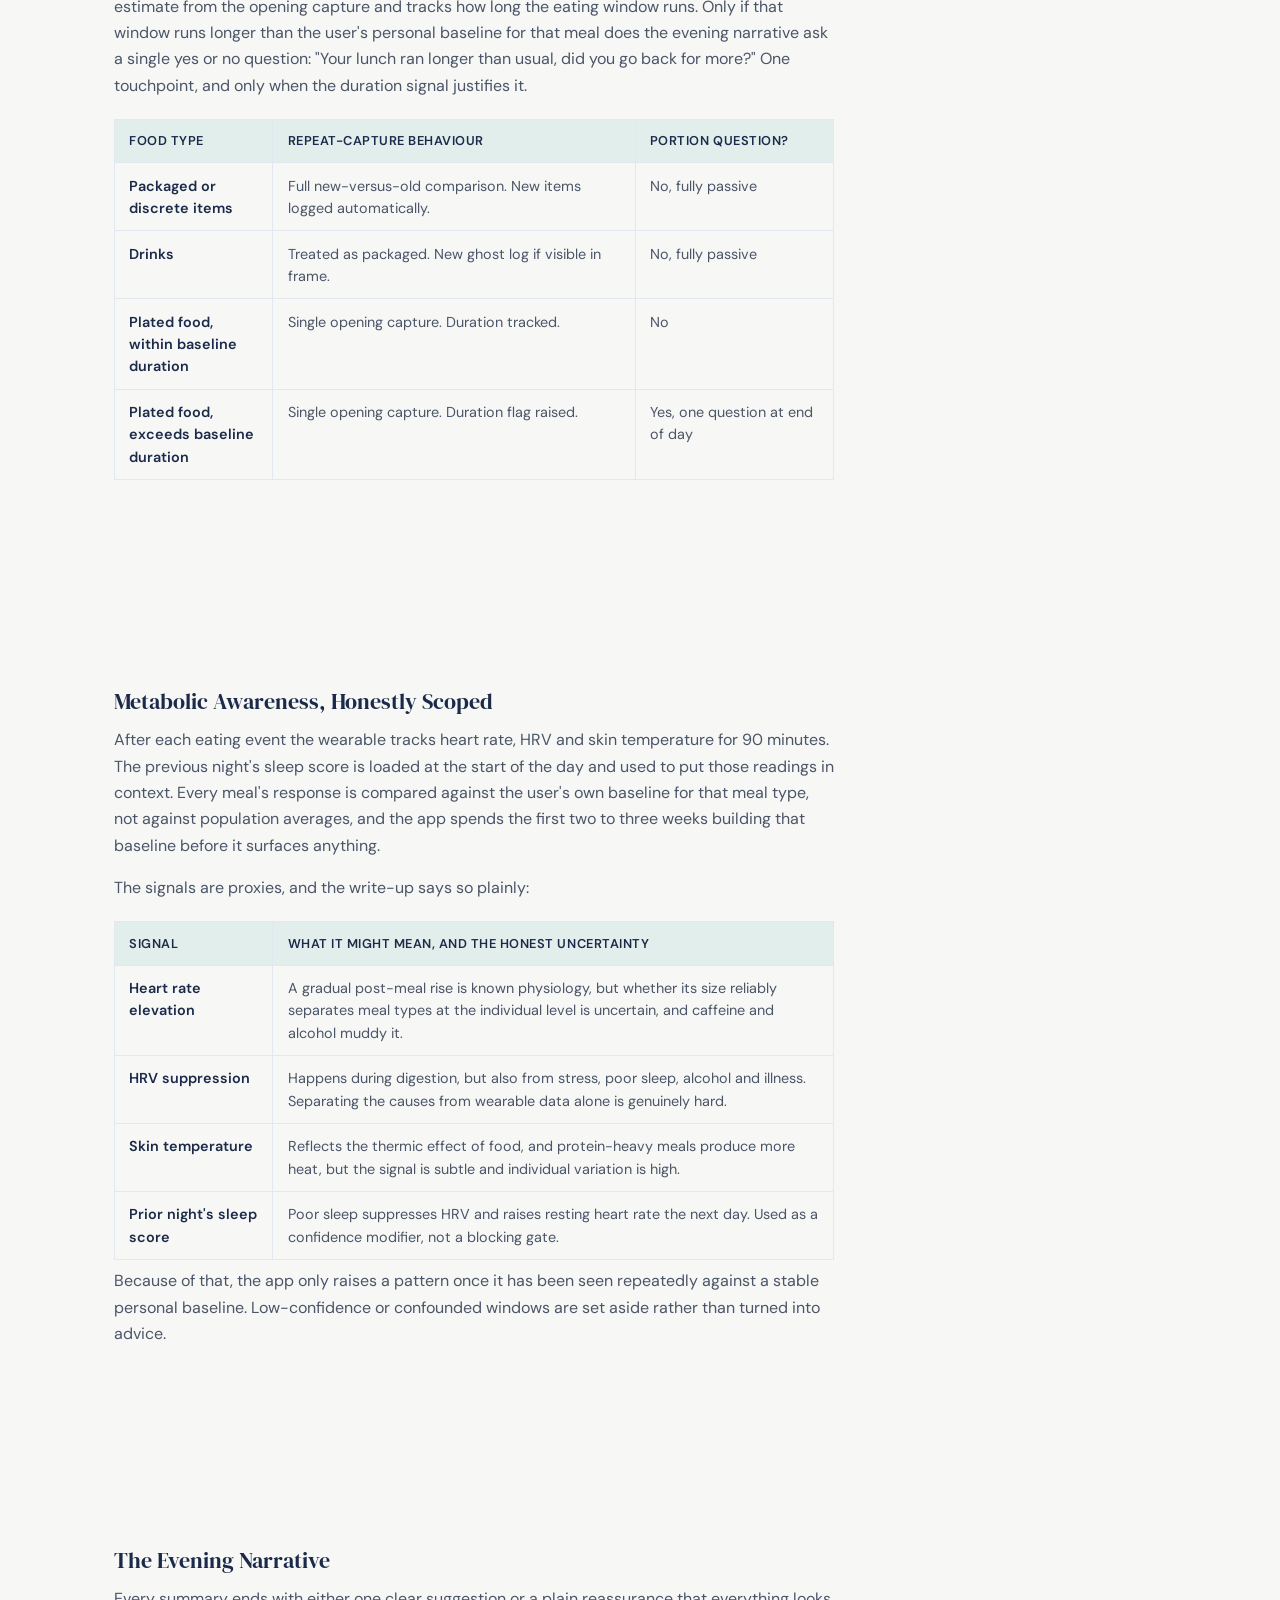
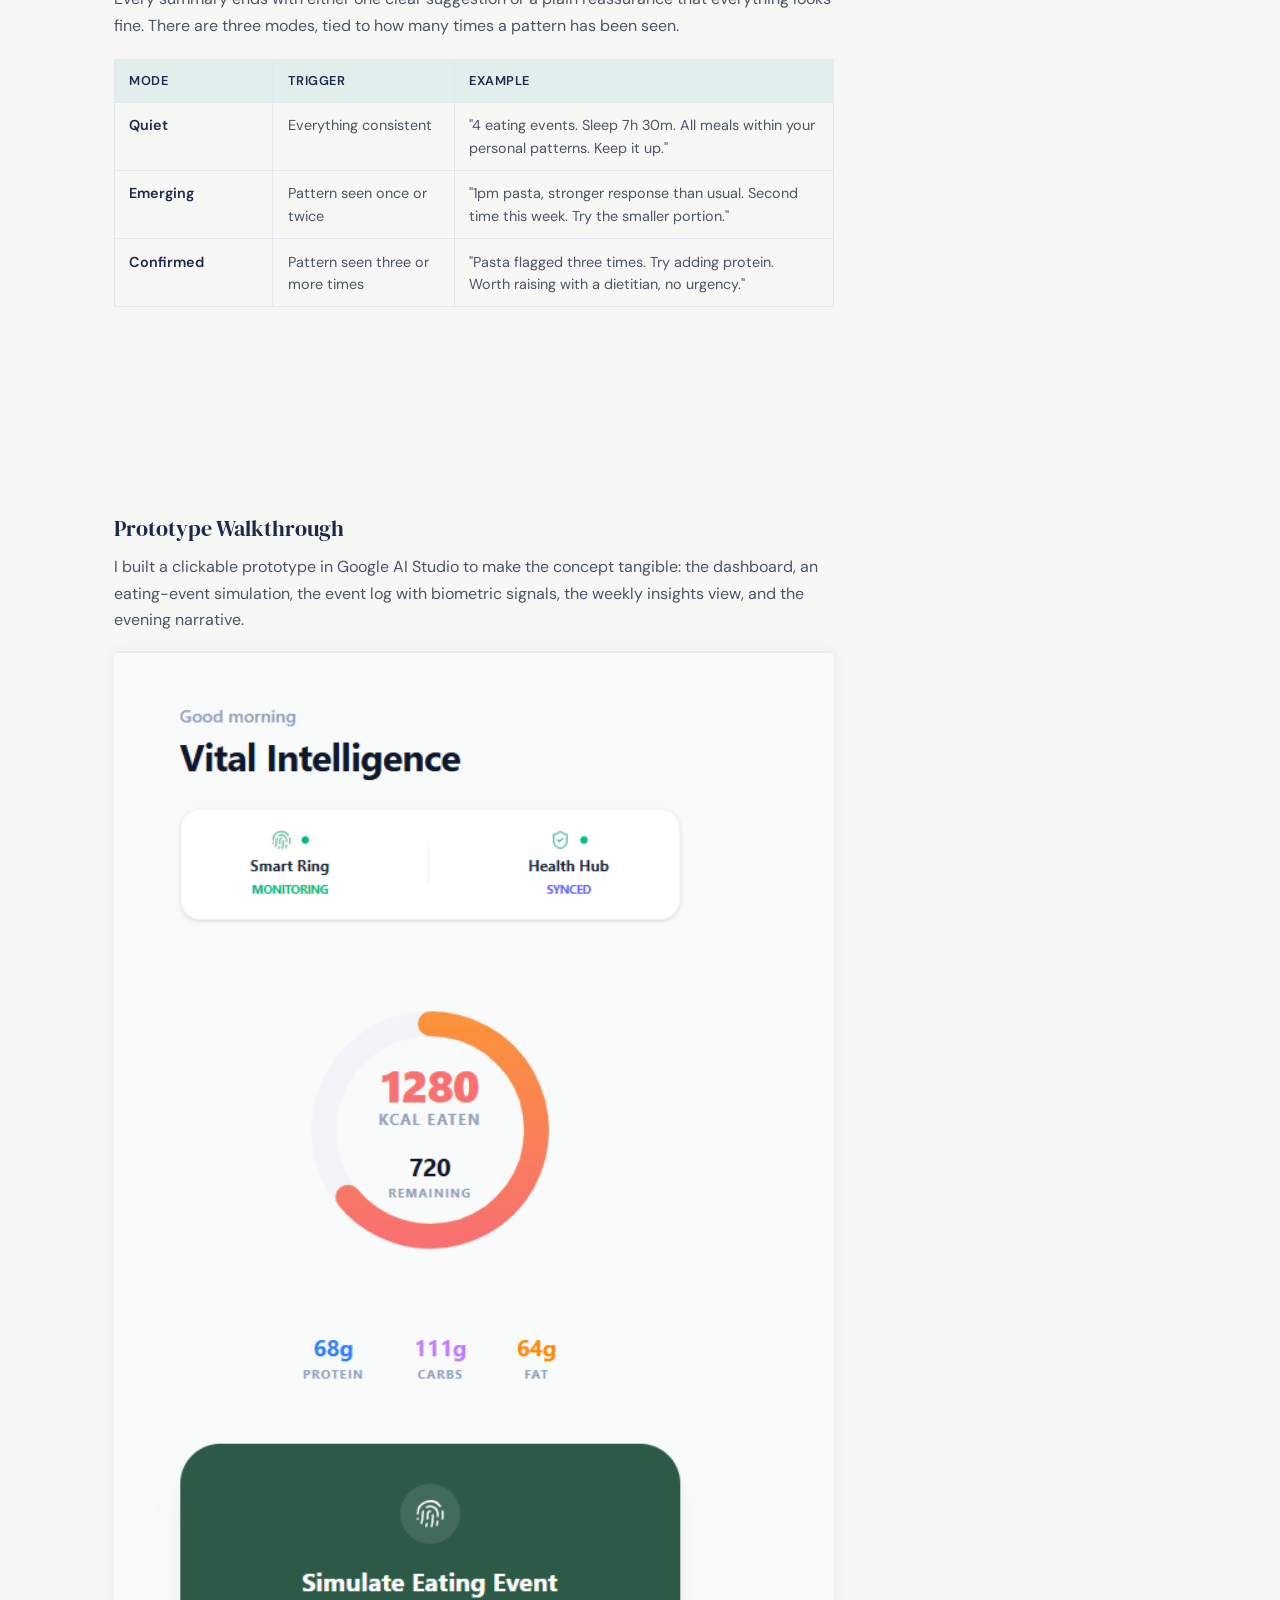
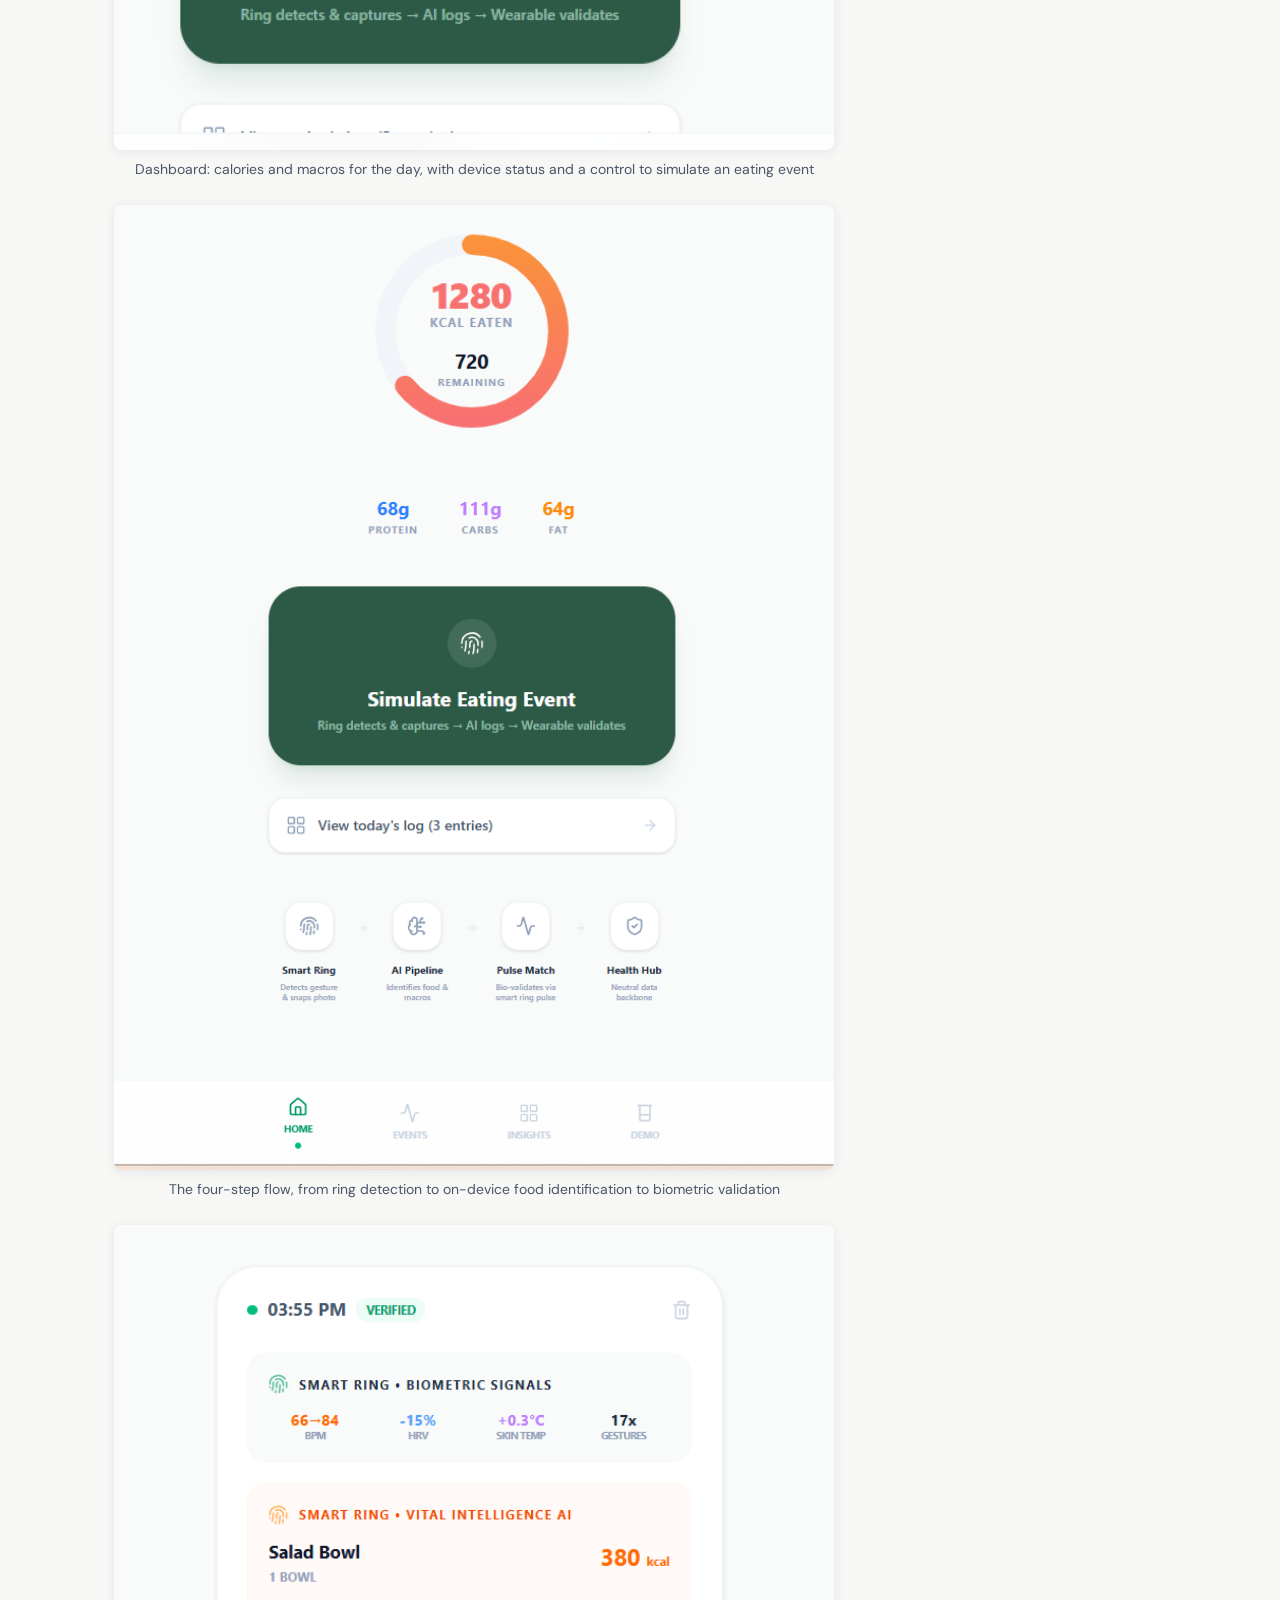
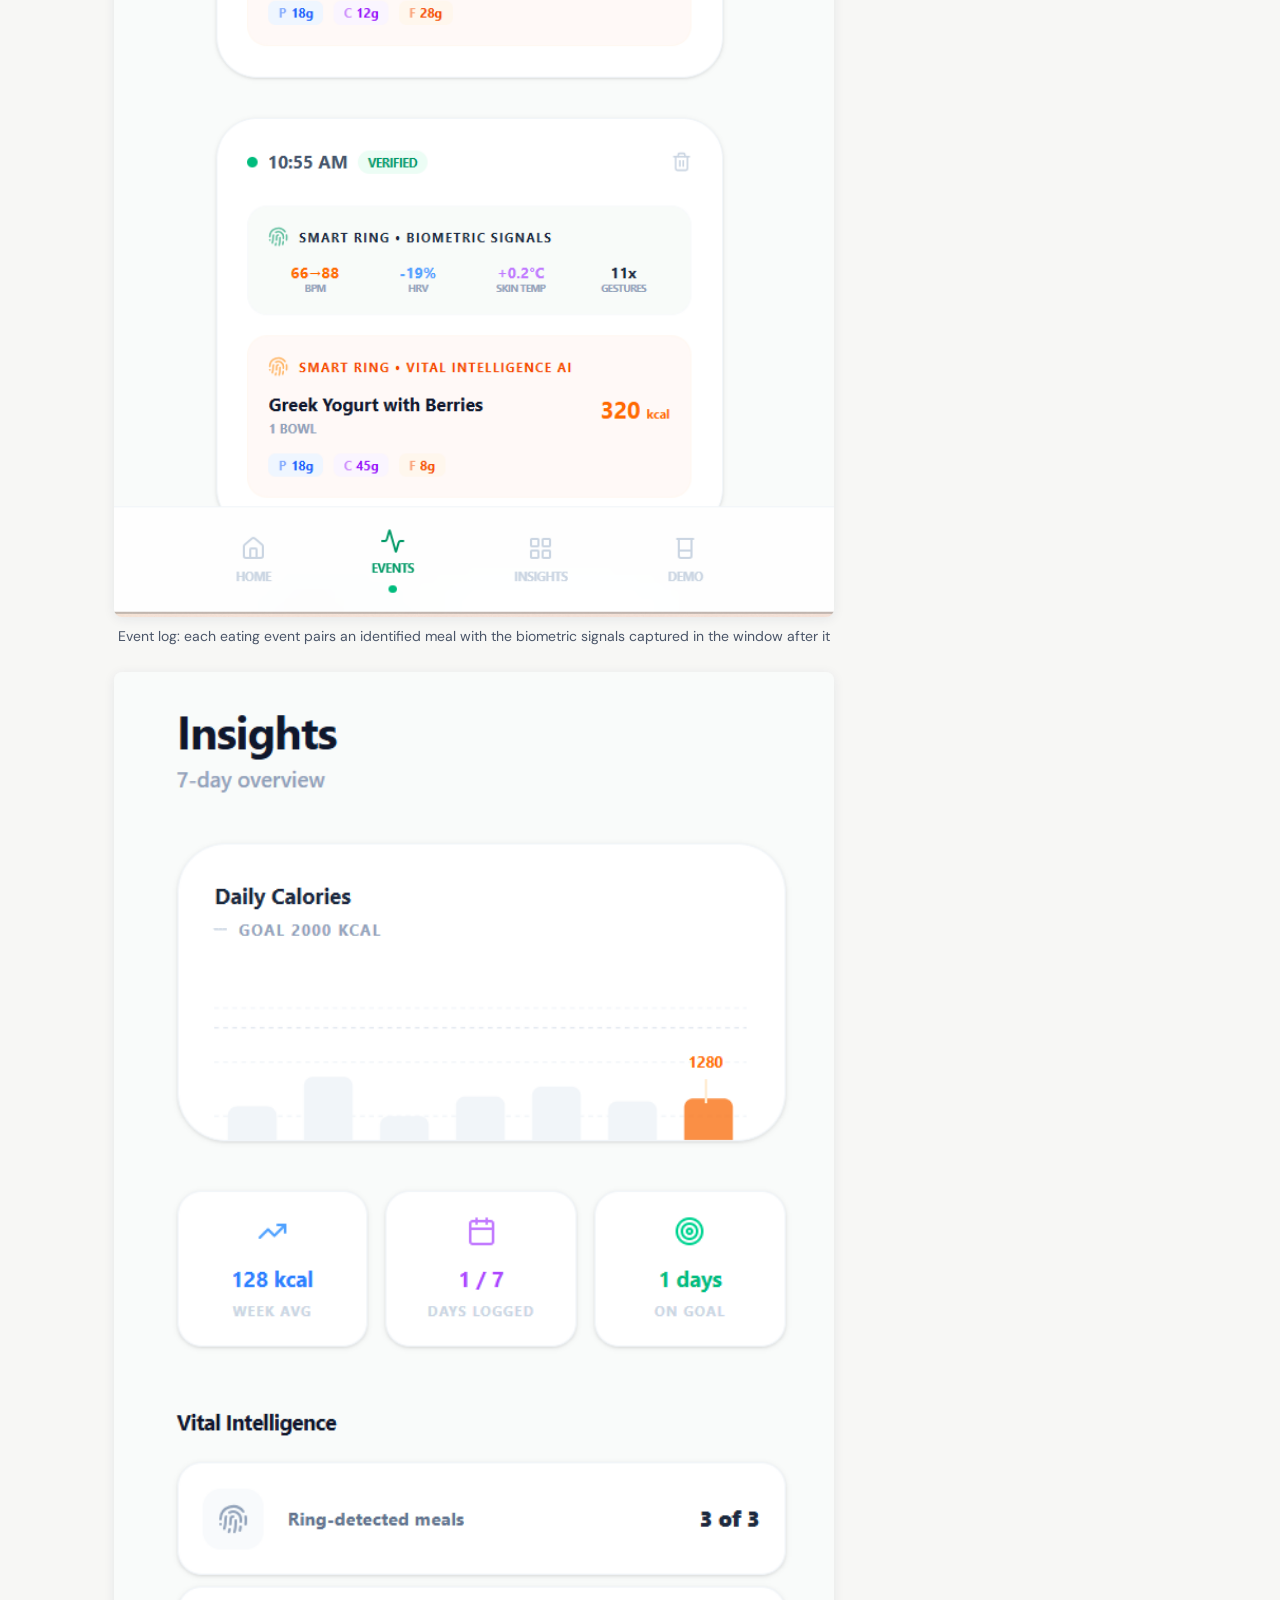
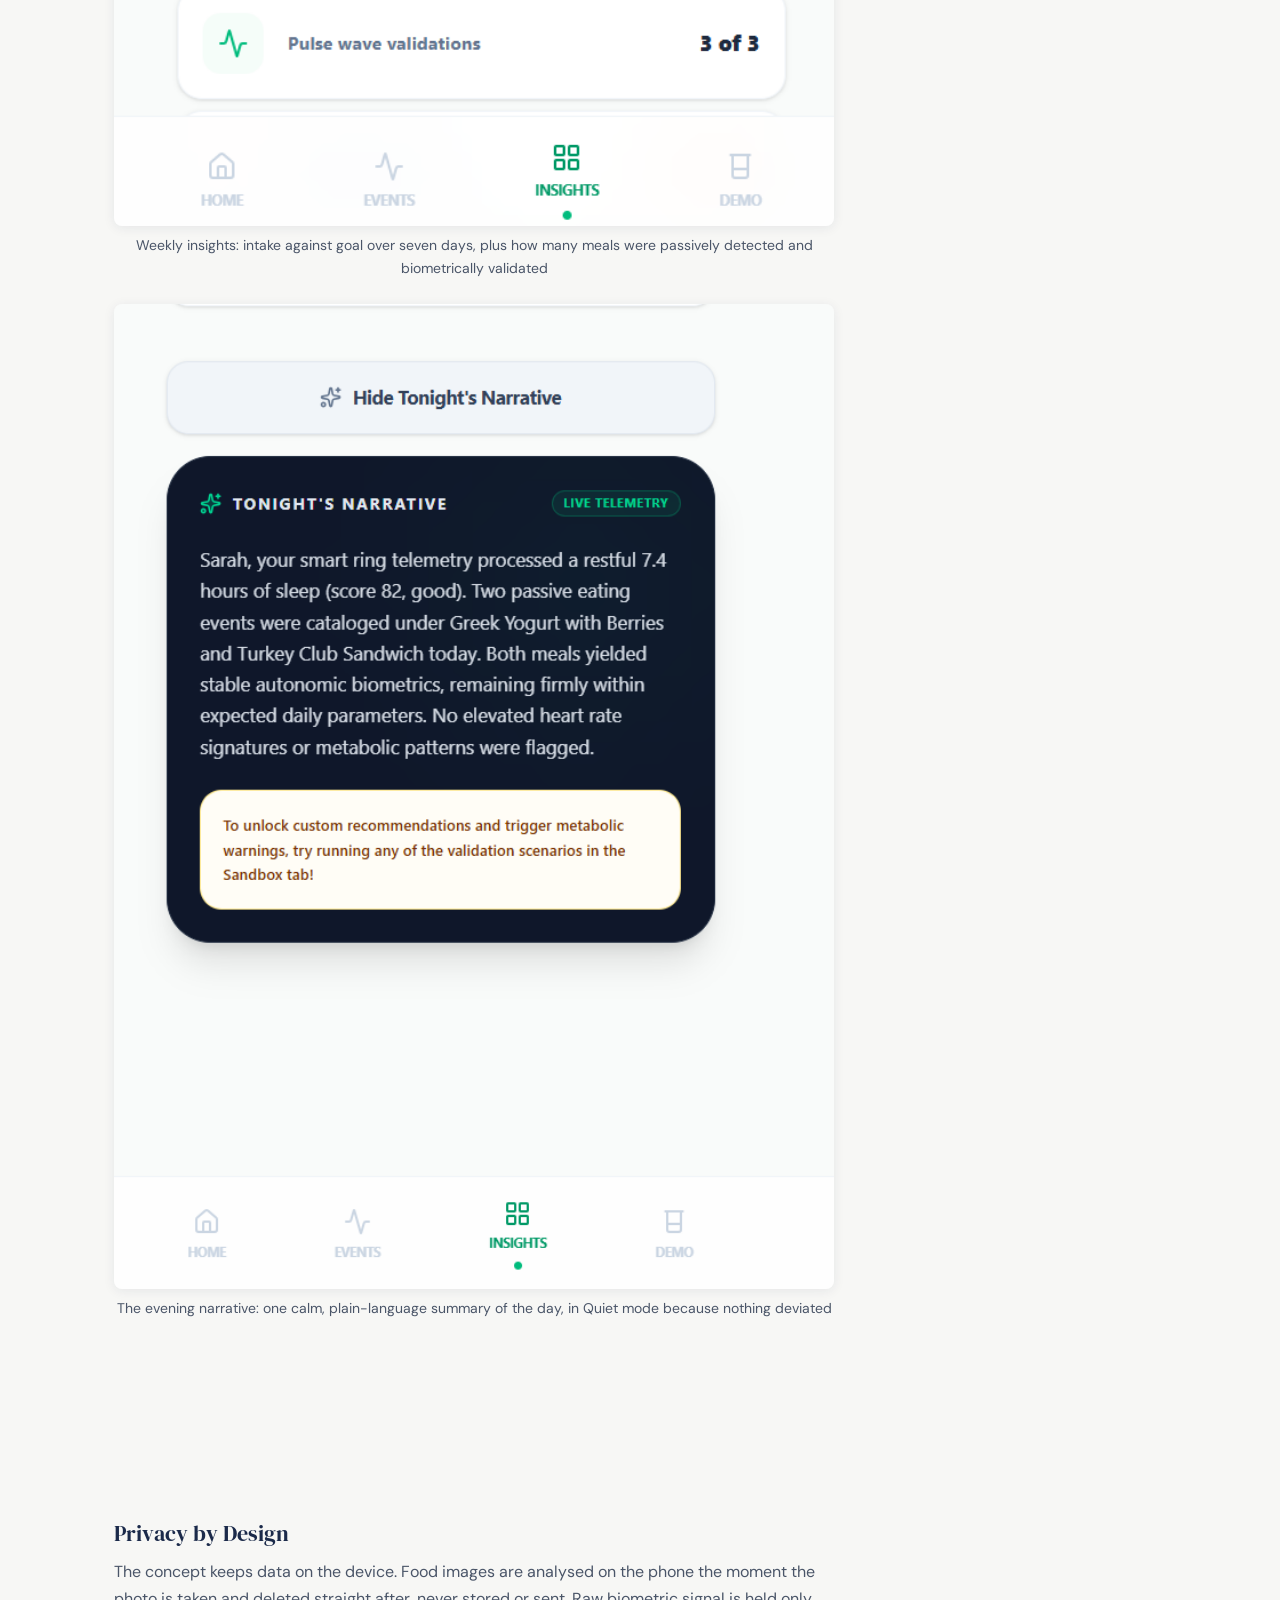
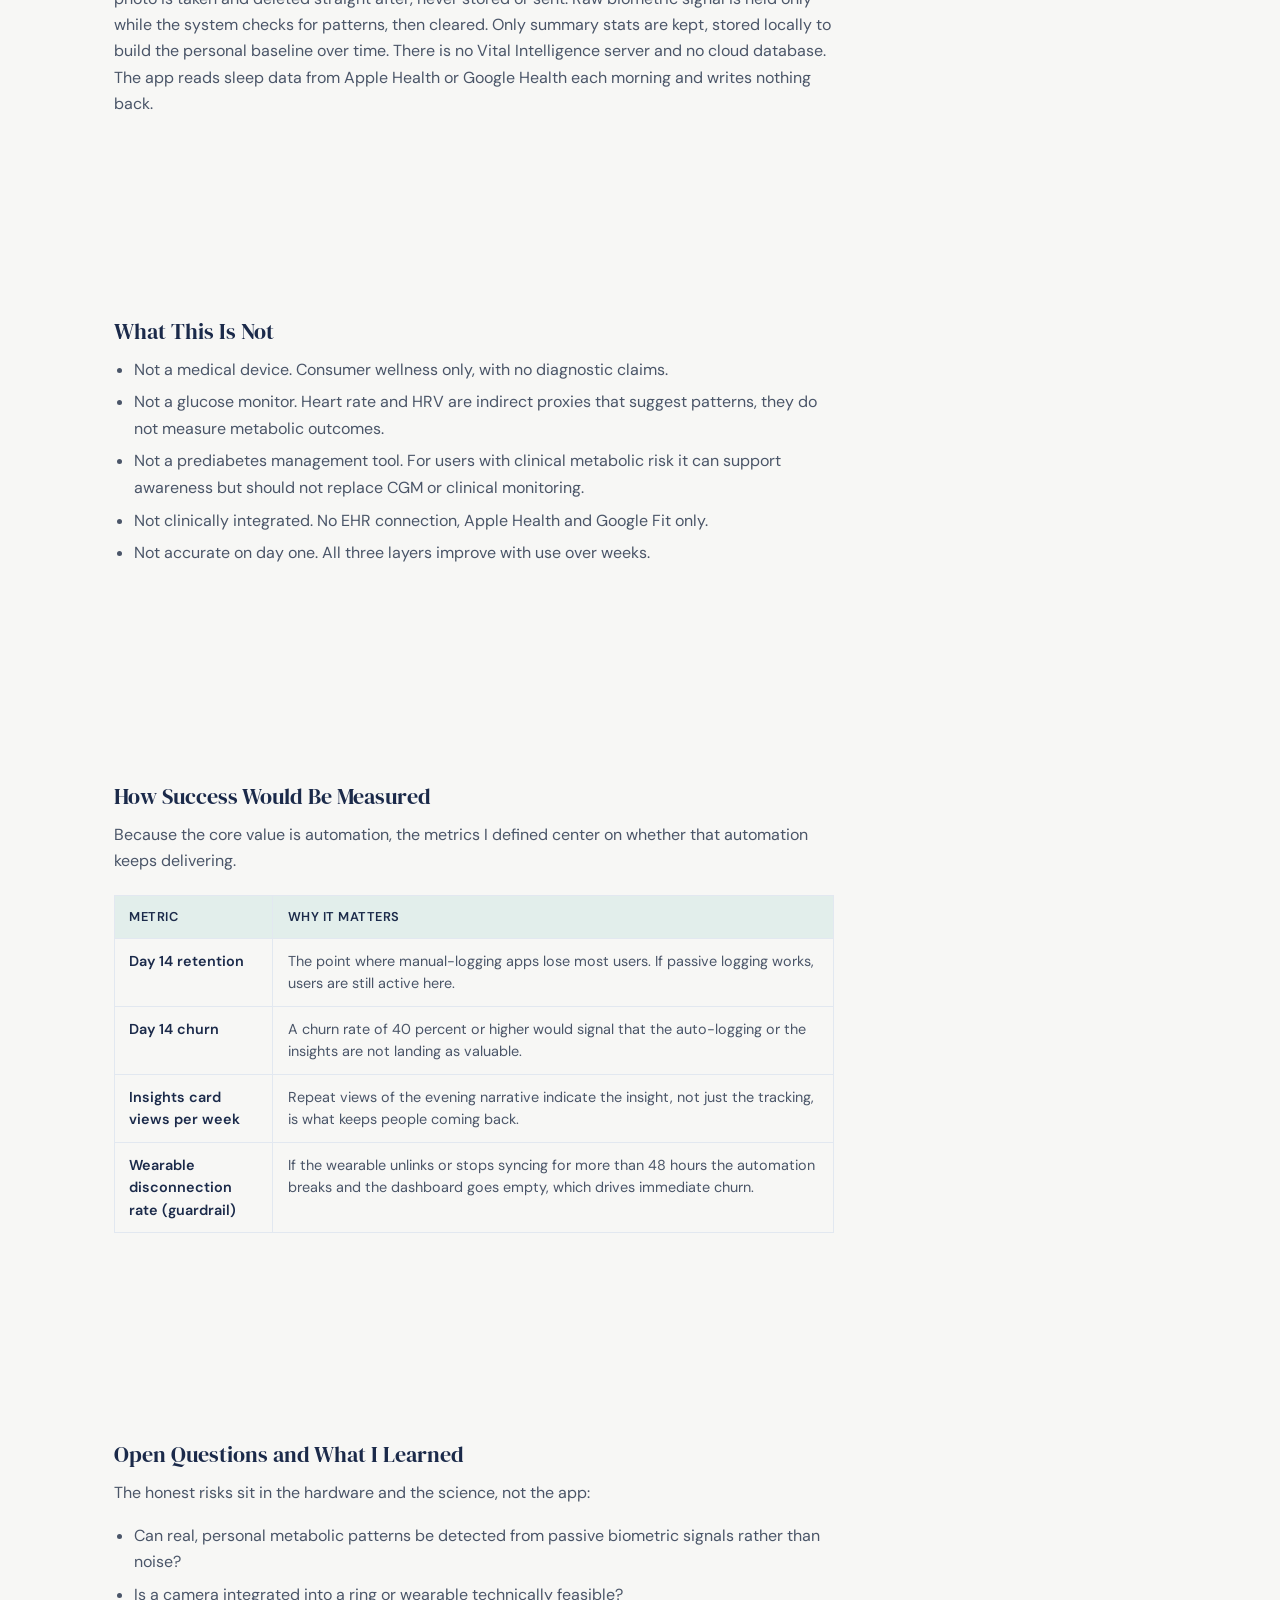
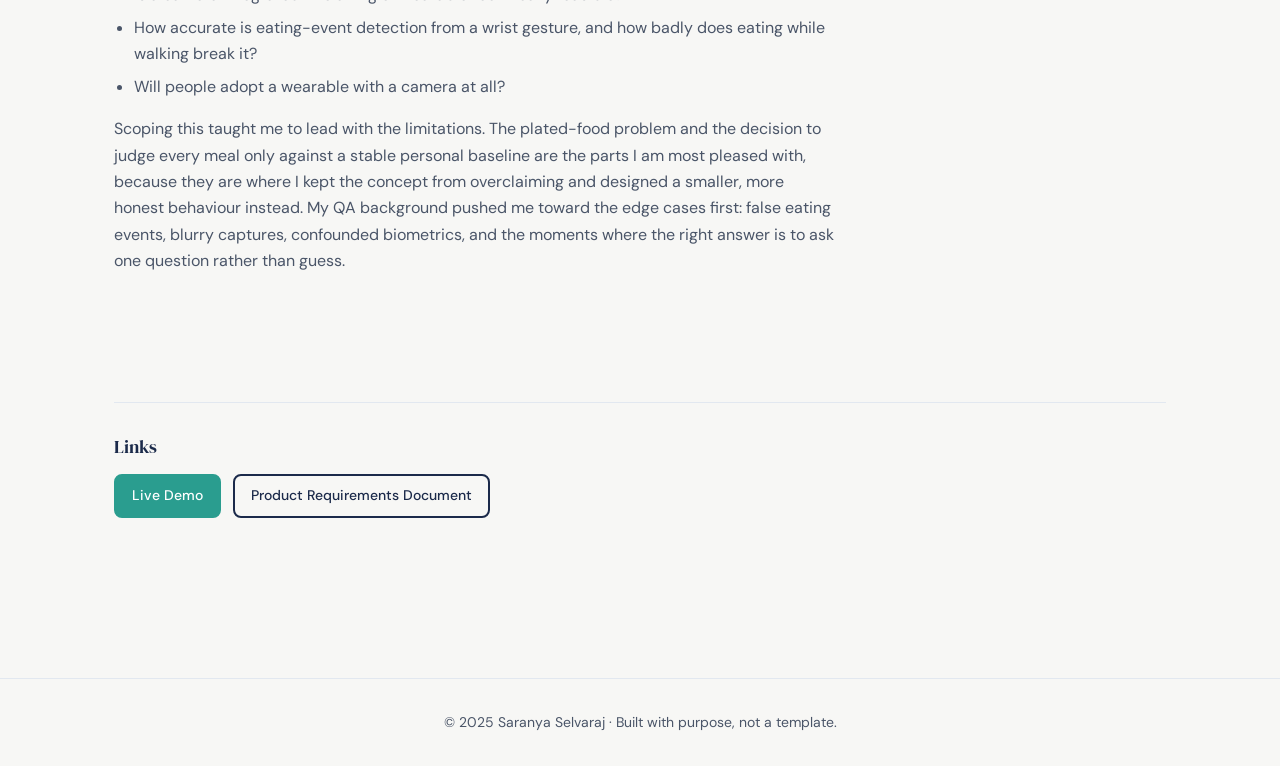
<file: projects/vital-intelligence.html>
<!DOCTYPE html>
<html lang="en">
<head>
  <meta charset="UTF-8">
  <meta name="viewport" content="width=device-width, initial-scale=1.0">
  <meta name="description" content="Vital Intelligence by Saranya Selvaraj: a concept-stage AI prototype for passive food logging and personal metabolic awareness, built in Google AI Studio.">
  <title>Vital Intelligence &middot; Saranya Selvaraj</title>
  <link rel="preconnect" href="https://fonts.googleapis.com">
  <link rel="preconnect" href="https://fonts.gstatic.com" crossorigin>
  <link href="https://fonts.googleapis.com/css2?family=DM+Sans:ital,opsz,wght@0,9..40,400;0,9..40,500;0,9..40,600;1,9..40,400&family=DM+Serif+Display&display=swap" rel="stylesheet">
  <link rel="stylesheet" href="../style.css">
</head>
<body>

  <header class="nav">
    <div class="container nav-inner">
      <a href="../index.html" class="nav-logo">Saranya Selvaraj</a>
      <button class="nav-toggle" aria-label="Toggle navigation" aria-expanded="false">
        <span></span>
        <span></span>
        <span></span>
      </button>
      <ul class="nav-links">
        <li><a href="../index.html#about">About</a></li>
        <li><a href="../index.html#projects">Projects</a></li>
        <li><a href="../index.html#skills">Skills</a></li>
        <li><a href="../index.html#contact">Contact</a></li>
      </ul>
    </div>
  </header>

  <main class="case-study">
    <div class="container fade-in">
      <a href="../index.html#projects" class="back-link">&larr; Back to Portfolio</a>

      <header class="case-study-header">
        <span class="tag">AI Prototype</span>
        <h1>Vital Intelligence: Passive Food Logging and Personal Metabolic Awareness</h1>
        <p class="case-subnote">Concept stage &middot; Prototype built in Google AI Studio &middot; Consumer wellness only, not a medical device</p>
      </header>

      <section class="case-section">
        <h2>Overview</h2>
        <p>Vital Intelligence is a concept-stage product I scoped and prototyped end to end: a wearable, a paired camera, and a mobile app that log meals automatically and, each evening, hand the user a plain-language picture of their day. There is no real-time alerting. The user opens the app when they choose and reads one calm summary of what they ate and how their body responded.</p>
        <p>Nothing is built. Every accuracy and detection claim in this write-up is a design target, not a validated result. The work here is the product thinking: the requirements, the flows, the trigger logic, the honest limitations, and a clickable prototype that makes the concept concrete.</p>
      </section>

      <section class="case-section">
        <h2>The Problem</h2>
        <p>Manual food tracking does not stick. Most people who start a food diary give up within a month, and what they remember eating rarely matches what they actually ate. That leaves two gaps: no reliable record of intake, and no connection between what someone eats and how their body actually reacts to it.</p>
        <p>The persona I designed around is Megan, 38, a pharmacy manager who wants to lose weight to lower her diabetes risk. She has tried the food diary apps and cannot keep up with logging.</p>
        <blockquote class="case-quote">"I know I should track what I eat. But after a long day, I just can't face logging every meal."</blockquote>
        <p>She needs effortless tracking, an accurate sense of her calorie needs, and above all an understanding of how her body responds to the foods she eats every day, so she knows which habits are working for her.</p>
      </section>

      <section class="case-section">
        <h2>The Concept: Three Components</h2>
        <p>Three parts work together so the user does nothing at mealtime.</p>
        <div class="case-table-wrap">
          <table class="case-table">
            <thead>
              <tr><th>Component</th><th>Role</th></tr>
            </thead>
            <tbody>
              <tr>
                <th>Wearable (ring or watch)</th>
                <td>Detects eating events from hand-to-mouth gestures, heart rate, GPS and time of day. Monitors biometrics for 90 minutes after each meal. Tracks sleep overnight.</td>
              </tr>
              <tr>
                <th>Paired camera</th>
                <td>Smart glasses, clip or pendant. Dormant by default. Fires a short burst on the initial eating event, then again every 10 minutes while gestures continue.</td>
              </tr>
              <tr>
                <th>Mobile app</th>
                <td>Receives captures, compares each against items already logged in the current window, builds personal baselines per meal type, and delivers the end-of-day narrative.</td>
              </tr>
            </tbody>
          </table>
        </div>
      </section>

      <section class="case-section">
        <h2>How Detection Works</h2>
        <p>The camera never runs continuously. It is dormant by default and wakes only on two conditions, going back to sleep after each burst.</p>
        <div class="case-table-wrap">
          <table class="case-table">
            <thead>
              <tr><th>Trigger</th><th>What happens</th></tr>
            </thead>
            <tbody>
              <tr>
                <th>Eating event fires</th>
                <td>The wearable detects eating from gesture, heart rate, GPS and time of day. The camera wakes, takes a four-frame burst over three seconds, and goes dormant. The 90-minute biometric window opens.</td>
              </tr>
              <tr>
                <th>Gestures continue within 10 minutes</th>
                <td>The camera wakes again for another burst. The app compares the new images against items already logged in this window and adds anything new automatically. Repeats every 10 minutes while eating continues.</td>
              </tr>
              <tr>
                <th>15-minute clean gesture gap</th>
                <td>The window closes and the eating episode ends. Any gesture activity that resumes after this gap is treated as a new, separate eating event.</td>
              </tr>
            </tbody>
          </table>
        </div>
        <p>The 10-minute repeat interval is short enough to catch a drink or a second snack packet before it leaves the frame, but long enough that the camera is not firing constantly during a normal meal. The 15-minute gap is long enough that getting up to refill water or take a call does not close the window, and reliable enough that a continuous gap of that length means eating has genuinely stopped. Both thresholds are designed to personalise over time.</p>
      </section>

      <section class="case-section">
        <h2>A Known Limitation I Designed Around</h2>
        <p>The repeat-capture comparison works well for packaged and discrete items. Crisps, drinks, snack bars, fruit and branded packaging have recognisable visual signatures the app can match across captures taken minutes apart, so new items get logged fully passively.</p>
        <p>Plated and bowl food is the hard case. From a single camera angle, the app cannot reliably tell whether a half-eaten plate of pasta is the same portion or a second helping. The visual difference between those two states is often zero, and estimating the delta between two portion photos compounds the error.</p>
        <p>Rather than pretend otherwise, the design accepts the limit. For plated food the system takes one estimate from the opening capture and tracks how long the eating window runs. Only if that window runs longer than the user's personal baseline for that meal does the evening narrative ask a single yes or no question: "Your lunch ran longer than usual, did you go back for more?" One touchpoint, and only when the duration signal justifies it.</p>
        <div class="case-table-wrap">
          <table class="case-table">
            <thead>
              <tr><th>Food type</th><th>Repeat-capture behaviour</th><th>Portion question?</th></tr>
            </thead>
            <tbody>
              <tr><th>Packaged or discrete items</th><td>Full new-versus-old comparison. New items logged automatically.</td><td>No, fully passive</td></tr>
              <tr><th>Drinks</th><td>Treated as packaged. New ghost log if visible in frame.</td><td>No, fully passive</td></tr>
              <tr><th>Plated food, within baseline duration</th><td>Single opening capture. Duration tracked.</td><td>No</td></tr>
              <tr><th>Plated food, exceeds baseline duration</th><td>Single opening capture. Duration flag raised.</td><td>Yes, one question at end of day</td></tr>
            </tbody>
          </table>
        </div>
      </section>

      <section class="case-section">
        <h2>Metabolic Awareness, Honestly Scoped</h2>
        <p>After each eating event the wearable tracks heart rate, HRV and skin temperature for 90 minutes. The previous night's sleep score is loaded at the start of the day and used to put those readings in context. Every meal's response is compared against the user's own baseline for that meal type, not against population averages, and the app spends the first two to three weeks building that baseline before it surfaces anything.</p>
        <p>The signals are proxies, and the write-up says so plainly:</p>
        <div class="case-table-wrap">
          <table class="case-table">
            <thead>
              <tr><th>Signal</th><th>What it might mean, and the honest uncertainty</th></tr>
            </thead>
            <tbody>
              <tr><th>Heart rate elevation</th><td>A gradual post-meal rise is known physiology, but whether its size reliably separates meal types at the individual level is uncertain, and caffeine and alcohol muddy it.</td></tr>
              <tr><th>HRV suppression</th><td>Happens during digestion, but also from stress, poor sleep, alcohol and illness. Separating the causes from wearable data alone is genuinely hard.</td></tr>
              <tr><th>Skin temperature</th><td>Reflects the thermic effect of food, and protein-heavy meals produce more heat, but the signal is subtle and individual variation is high.</td></tr>
              <tr><th>Prior night's sleep score</th><td>Poor sleep suppresses HRV and raises resting heart rate the next day. Used as a confidence modifier, not a blocking gate.</td></tr>
            </tbody>
          </table>
        </div>
        <p>Because of that, the app only raises a pattern once it has been seen repeatedly against a stable personal baseline. Low-confidence or confounded windows are set aside rather than turned into advice.</p>
      </section>

      <section class="case-section">
        <h2>The Evening Narrative</h2>
        <p>Every summary ends with either one clear suggestion or a plain reassurance that everything looks fine. There are three modes, tied to how many times a pattern has been seen.</p>
        <div class="case-table-wrap">
          <table class="case-table">
            <thead>
              <tr><th>Mode</th><th>Trigger</th><th>Example</th></tr>
            </thead>
            <tbody>
              <tr><th>Quiet</th><td>Everything consistent</td><td>"4 eating events. Sleep 7h 30m. All meals within your personal patterns. Keep it up."</td></tr>
              <tr><th>Emerging</th><td>Pattern seen once or twice</td><td>"1pm pasta, stronger response than usual. Second time this week. Try the smaller portion."</td></tr>
              <tr><th>Confirmed</th><td>Pattern seen three or more times</td><td>"Pasta flagged three times. Try adding protein. Worth raising with a dietitian, no urgency."</td></tr>
            </tbody>
          </table>
        </div>
      </section>

      <section class="case-section" id="screenshots">
        <h2>Prototype Walkthrough</h2>
        <p>I built a clickable prototype in Google AI Studio to make the concept tangible: the dashboard, an eating-event simulation, the event log with biometric signals, the weekly insights view, and the evening narrative.</p>
        <div class="screenshot-gallery">
          <figure class="case-screenshot">
            <img src="../assets/projects/vital-intelligence/screens/vi-01-dashboard.png" alt="Vital Intelligence app dashboard showing Smart Ring monitoring and Health Hub synced, a calorie ring reading 1280 kcal eaten with 720 remaining, protein carbs and fat totals, and a Simulate Eating Event button">
            <figcaption>Dashboard: calories and macros for the day, with device status and a control to simulate an eating event</figcaption>
          </figure>
          <figure class="case-screenshot">
            <img src="../assets/projects/vital-intelligence/screens/vi-02-home-pipeline.png" alt="Lower half of the home screen showing a link to view today's log of three entries and a four-step pipeline: Smart Ring detects gesture and snaps photo, AI pipeline identifies food and macros, Pulse Match bio-validates via smart ring pulse, Health Hub as the neutral data backbone">
            <figcaption>The four-step flow, from ring detection to on-device food identification to biometric validation</figcaption>
          </figure>
          <figure class="case-screenshot">
            <img src="../assets/projects/vital-intelligence/screens/vi-03-events-log.png" alt="Event log showing two verified eating events, each with biometric signals (BPM range, HRV change, skin temp, gesture count) and an identified food with calorie and macro estimates: Salad Bowl 380 kcal and Greek Yogurt with Berries 320 kcal">
            <figcaption>Event log: each eating event pairs an identified meal with the biometric signals captured in the window after it</figcaption>
          </figure>
          <figure class="case-screenshot">
            <img src="../assets/projects/vital-intelligence/screens/vi-04-insights.png" alt="Insights screen with a seven-day daily calories chart against a 2000 kcal goal, week average, days logged and days on goal tiles, and Vital Intelligence counts for ring-detected meals and pulse wave validations">
            <figcaption>Weekly insights: intake against goal over seven days, plus how many meals were passively detected and biometrically validated</figcaption>
          </figure>
          <figure class="case-screenshot">
            <img src="../assets/projects/vital-intelligence/screens/vi-05-narrative.png" alt="Tonight's Narrative card in a dark panel describing a restful 7.4 hours of sleep with score 82, two passive eating events cataloged as Greek Yogurt with Berries and Turkey Club Sandwich, stable autonomic biometrics within expected parameters, and no elevated heart rate or metabolic patterns flagged">
            <figcaption>The evening narrative: one calm, plain-language summary of the day, in Quiet mode because nothing deviated</figcaption>
          </figure>
        </div>
      </section>

      <section class="case-section">
        <h2>Privacy by Design</h2>
        <p>The concept keeps data on the device. Food images are analysed on the phone the moment the photo is taken and deleted straight after, never stored or sent. Raw biometric signal is held only while the system checks for patterns, then cleared. Only summary stats are kept, stored locally to build the personal baseline over time. There is no Vital Intelligence server and no cloud database. The app reads sleep data from Apple Health or Google Health each morning and writes nothing back.</p>
      </section>

      <section class="case-section">
        <h2>What This Is Not</h2>
        <ul>
          <li>Not a medical device. Consumer wellness only, with no diagnostic claims.</li>
          <li>Not a glucose monitor. Heart rate and HRV are indirect proxies that suggest patterns, they do not measure metabolic outcomes.</li>
          <li>Not a prediabetes management tool. For users with clinical metabolic risk it can support awareness but should not replace CGM or clinical monitoring.</li>
          <li>Not clinically integrated. No EHR connection, Apple Health and Google Fit only.</li>
          <li>Not accurate on day one. All three layers improve with use over weeks.</li>
        </ul>
      </section>

      <section class="case-section">
        <h2>How Success Would Be Measured</h2>
        <p>Because the core value is automation, the metrics I defined center on whether that automation keeps delivering.</p>
        <div class="case-table-wrap">
          <table class="case-table">
            <thead>
              <tr><th>Metric</th><th>Why it matters</th></tr>
            </thead>
            <tbody>
              <tr><th>Day 14 retention</th><td>The point where manual-logging apps lose most users. If passive logging works, users are still active here.</td></tr>
              <tr><th>Day 14 churn</th><td>A churn rate of 40 percent or higher would signal that the auto-logging or the insights are not landing as valuable.</td></tr>
              <tr><th>Insights card views per week</th><td>Repeat views of the evening narrative indicate the insight, not just the tracking, is what keeps people coming back.</td></tr>
              <tr><th>Wearable disconnection rate (guardrail)</th><td>If the wearable unlinks or stops syncing for more than 48 hours the automation breaks and the dashboard goes empty, which drives immediate churn.</td></tr>
            </tbody>
          </table>
        </div>
      </section>

      <section class="case-section">
        <h2>Open Questions and What I Learned</h2>
        <p>The honest risks sit in the hardware and the science, not the app:</p>
        <ul>
          <li>Can real, personal metabolic patterns be detected from passive biometric signals rather than noise?</li>
          <li>Is a camera integrated into a ring or wearable technically feasible?</li>
          <li>How accurate is eating-event detection from a wrist gesture, and how badly does eating while walking break it?</li>
          <li>Will people adopt a wearable with a camera at all?</li>
        </ul>
        <p>Scoping this taught me to lead with the limitations. The plated-food problem and the decision to judge every meal only against a stable personal baseline are the parts I am most pleased with, because they are where I kept the concept from overclaiming and designed a smaller, more honest behaviour instead. My QA background pushed me toward the edge cases first: false eating events, blurry captures, confounded biometrics, and the moments where the right answer is to ask one question rather than guess.</p>
      </section>

      <section class="case-links">
        <h2>Links</h2>
        <div class="btn-group">
          <a href="https://vital-intelligence.ai.studio" class="btn btn-primary btn-sm" target="_blank" rel="noopener noreferrer">Live Demo</a>
          <a href="../assets/projects/vital-intelligence/Assignment_02_PRD_Saranya_C50.pdf" class="btn btn-outline btn-sm" target="_blank" rel="noopener noreferrer">Product Requirements Document</a>
        </div>
      </section>
    </div>
  </main>

  <footer class="footer">
    <div class="container">
      <p>&copy; 2025 Saranya Selvaraj &middot; Built with purpose, not a template.</p>
    </div>
  </footer>

  <script src="../script.js"></script>
</body>
</html>
</file>
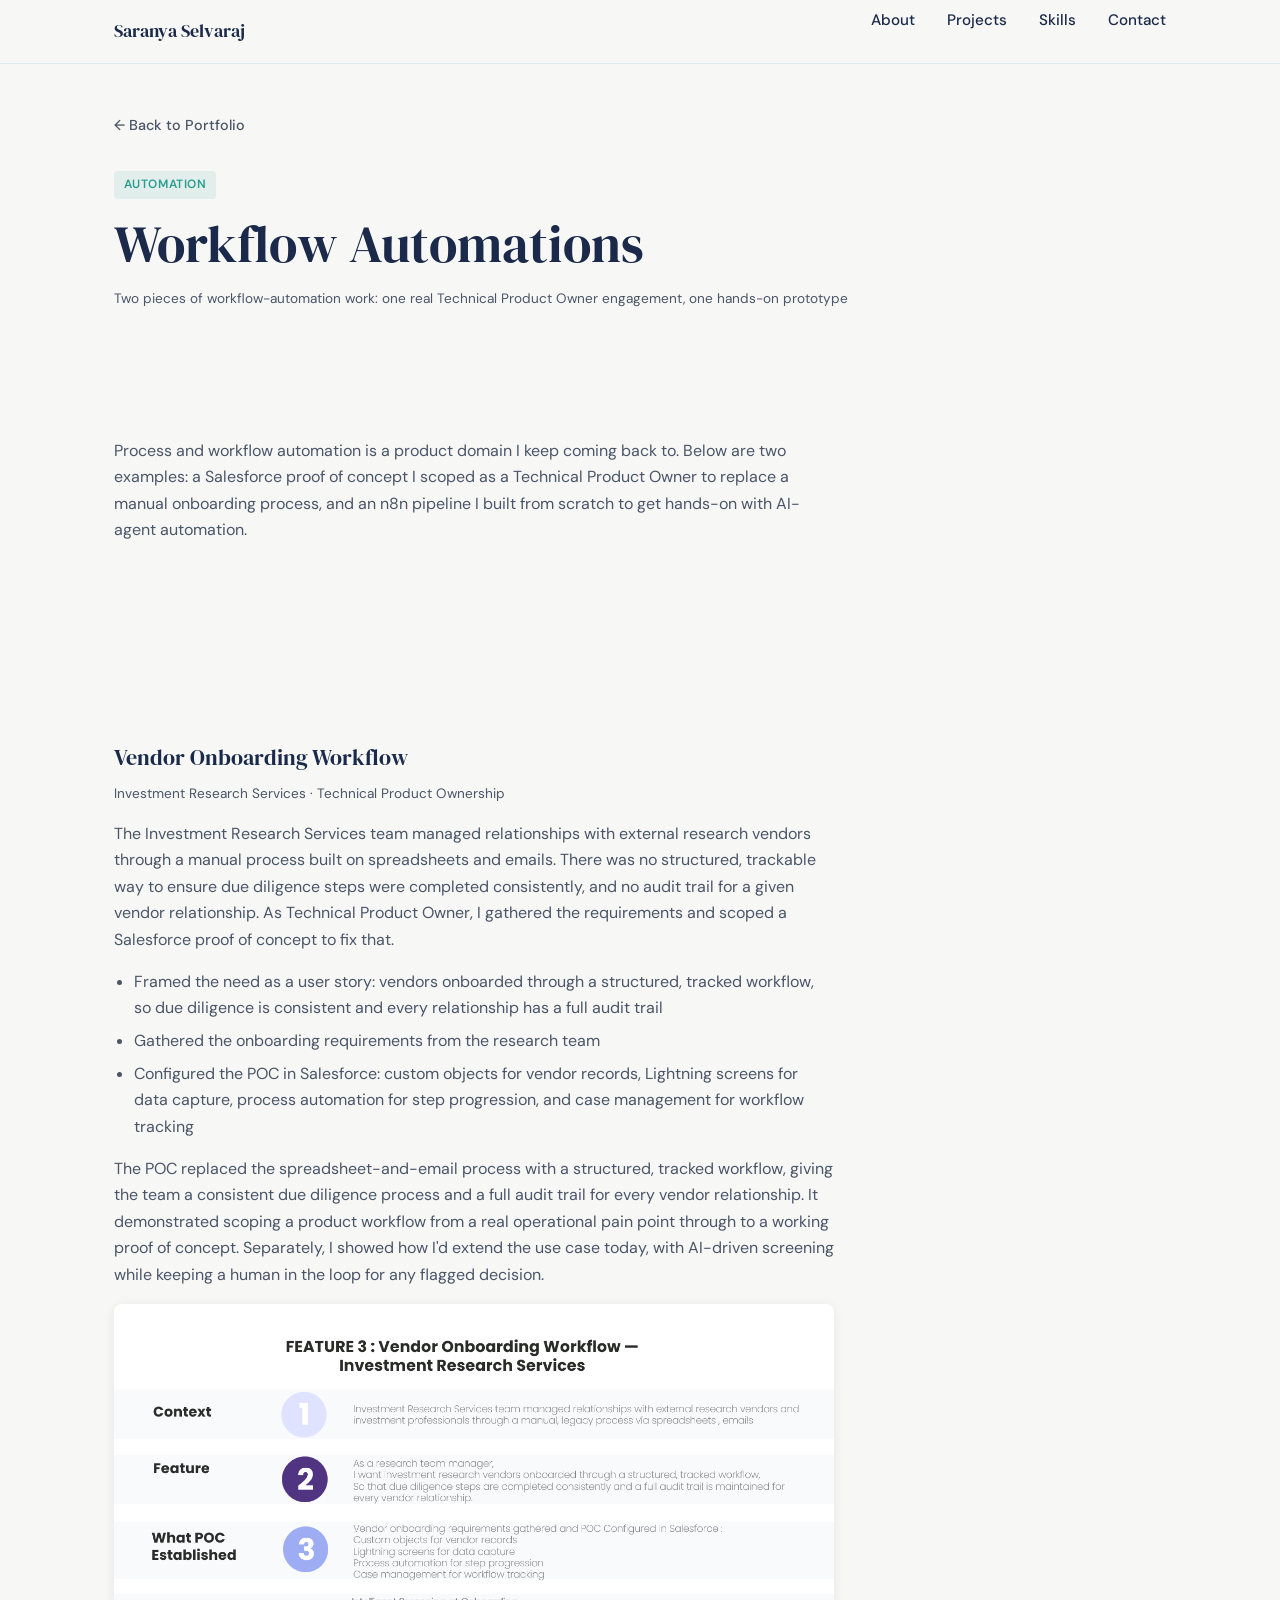
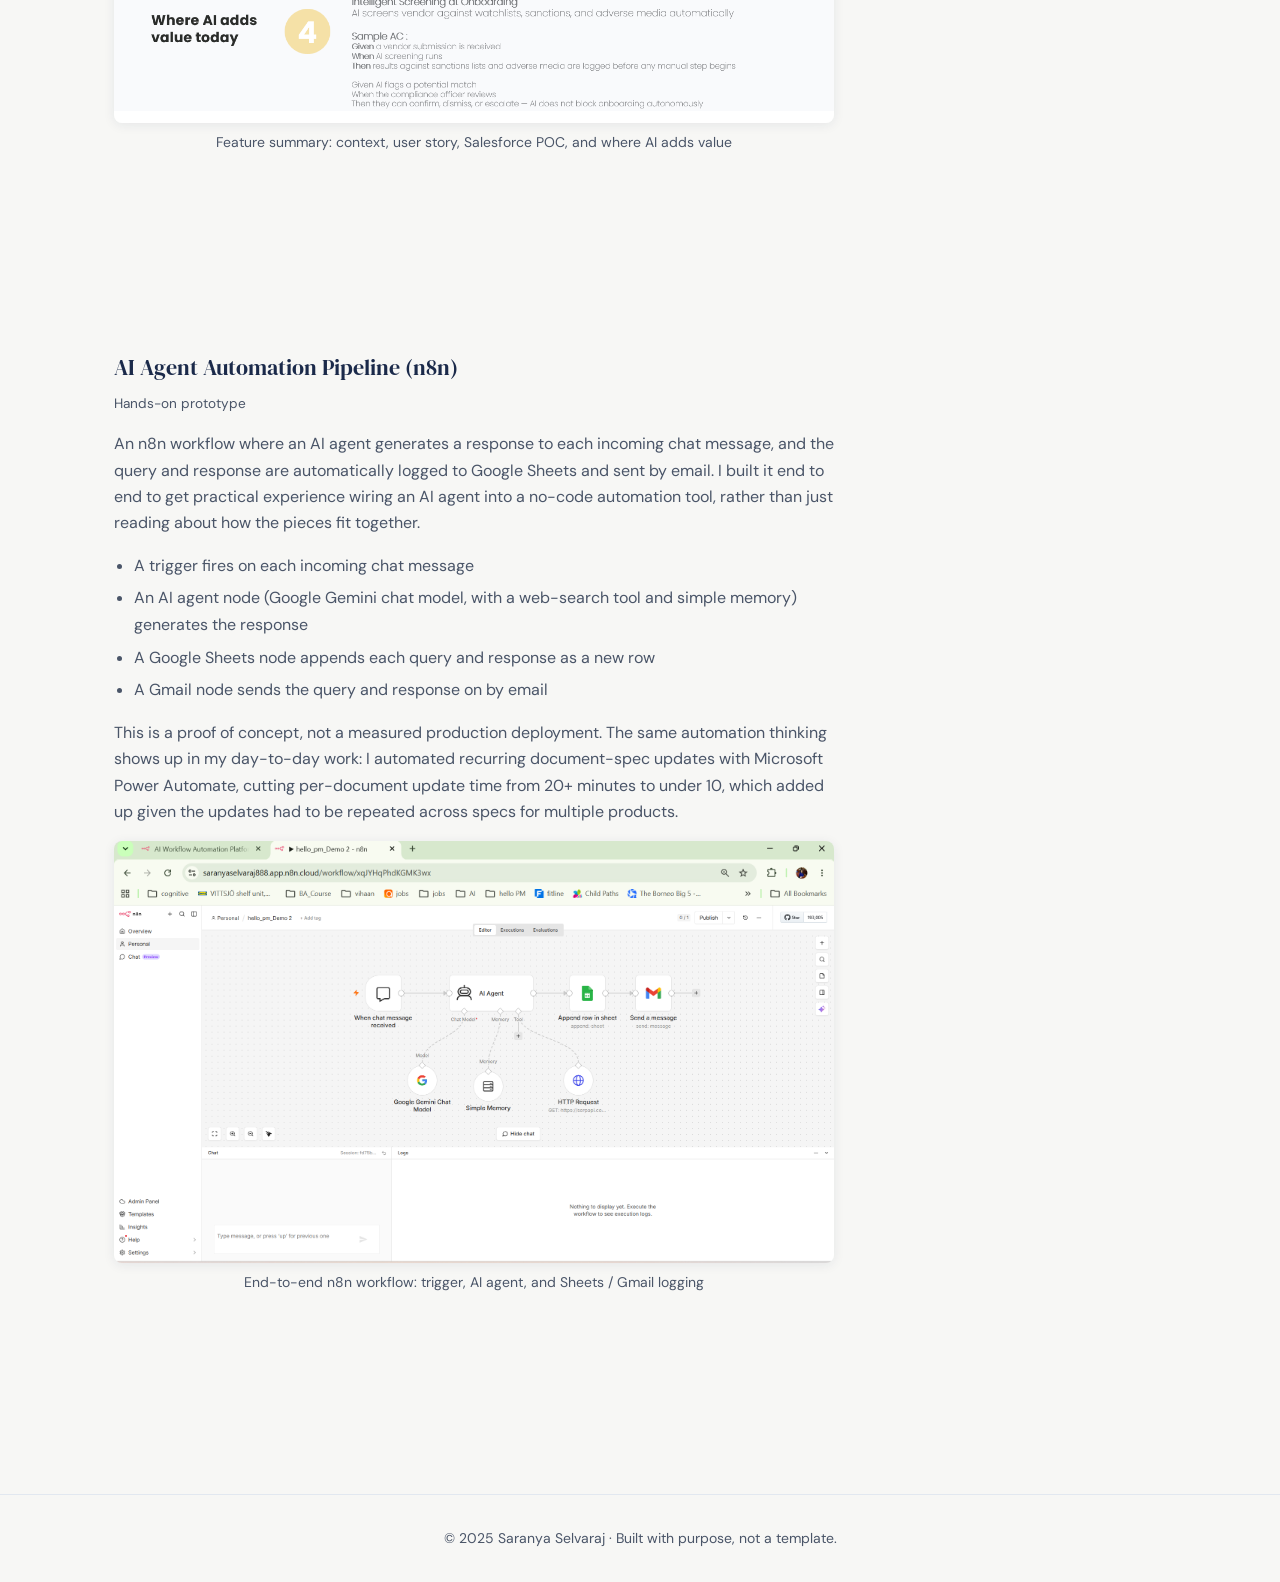
<file: projects/workflow-automations.html>
<!DOCTYPE html>
<html lang="en">
<head>
  <meta charset="UTF-8">
  <meta name="viewport" content="width=device-width, initial-scale=1.0">
  <meta name="description" content="Workflow automation work by Saranya Selvaraj: a Salesforce vendor-onboarding proof of concept from her Technical Product Owner role, and a hands-on n8n AI-agent pipeline.">
  <title>Workflow Automations &middot; Saranya Selvaraj</title>
  <link rel="preconnect" href="https://fonts.googleapis.com">
  <link rel="preconnect" href="https://fonts.gstatic.com" crossorigin>
  <link href="https://fonts.googleapis.com/css2?family=DM+Sans:ital,opsz,wght@0,9..40,400;0,9..40,500;0,9..40,600;1,9..40,400&family=DM+Serif+Display&display=swap" rel="stylesheet">
  <link rel="stylesheet" href="../style.css">
</head>
<body>

  <header class="nav">
    <div class="container nav-inner">
      <a href="../index.html" class="nav-logo">Saranya Selvaraj</a>
      <button class="nav-toggle" aria-label="Toggle navigation" aria-expanded="false">
        <span></span>
        <span></span>
        <span></span>
      </button>
      <ul class="nav-links">
        <li><a href="../index.html#about">About</a></li>
        <li><a href="../index.html#projects">Projects</a></li>
        <li><a href="../index.html#skills">Skills</a></li>
        <li><a href="../index.html#contact">Contact</a></li>
      </ul>
    </div>
  </header>

  <main class="case-study">
    <div class="container fade-in">
      <a href="../index.html#projects" class="back-link">&larr; Back to Portfolio</a>

      <header class="case-study-header">
        <span class="tag">Automation</span>
        <h1>Workflow Automations</h1>
        <p class="case-subnote">Two pieces of workflow-automation work: one real Technical Product Owner engagement, one hands-on prototype</p>
      </header>

      <section class="case-section">
        <p>Process and workflow automation is a product domain I keep coming back to. Below are two examples: a Salesforce proof of concept I scoped as a Technical Product Owner to replace a manual onboarding process, and an n8n pipeline I built from scratch to get hands-on with AI-agent automation.</p>
      </section>

      <section class="case-section">
        <h2>Vendor Onboarding Workflow</h2>
        <p class="case-subnote">Investment Research Services &middot; Technical Product Ownership</p>
        <p>The Investment Research Services team managed relationships with external research vendors through a manual process built on spreadsheets and emails. There was no structured, trackable way to ensure due diligence steps were completed consistently, and no audit trail for a given vendor relationship. As Technical Product Owner, I gathered the requirements and scoped a Salesforce proof of concept to fix that.</p>
        <ul>
          <li>Framed the need as a user story: vendors onboarded through a structured, tracked workflow, so due diligence is consistent and every relationship has a full audit trail</li>
          <li>Gathered the onboarding requirements from the research team</li>
          <li>Configured the POC in Salesforce: custom objects for vendor records, Lightning screens for data capture, process automation for step progression, and case management for workflow tracking</li>
        </ul>
        <p>The POC replaced the spreadsheet-and-email process with a structured, tracked workflow, giving the team a consistent due diligence process and a full audit trail for every vendor relationship. It demonstrated scoping a product workflow from a real operational pain point through to a working proof of concept. Separately, I showed how I'd extend the use case today, with AI-driven screening while keeping a human in the loop for any flagged decision.</p>
        <div class="screenshot-gallery">
          <figure class="case-screenshot">
            <img src="../assets/projects/vendor_onboarding/Vendor_Onboarding.png" alt="Feature summary slide for the Vendor Onboarding Workflow showing context, the user story, what the Salesforce POC established, and where AI adds value today">
            <figcaption>Feature summary: context, user story, Salesforce POC, and where AI adds value</figcaption>
          </figure>
        </div>
      </section>

      <section class="case-section" id="n8n">
        <h2>AI Agent Automation Pipeline (n8n)</h2>
        <p class="case-subnote">Hands-on prototype</p>
        <p>An n8n workflow where an AI agent generates a response to each incoming chat message, and the query and response are automatically logged to Google Sheets and sent by email. I built it end to end to get practical experience wiring an AI agent into a no-code automation tool, rather than just reading about how the pieces fit together.</p>
        <ul>
          <li>A trigger fires on each incoming chat message</li>
          <li>An AI agent node (Google Gemini chat model, with a web-search tool and simple memory) generates the response</li>
          <li>A Google Sheets node appends each query and response as a new row</li>
          <li>A Gmail node sends the query and response on by email</li>
        </ul>
        <p>This is a proof of concept, not a measured production deployment. The same automation thinking shows up in my day-to-day work: I automated recurring document-spec updates with Microsoft Power Automate, cutting per-document update time from 20+ minutes to under 10, which added up given the updates had to be repeated across specs for multiple products.</p>
        <div class="screenshot-gallery">
          <figure class="case-screenshot">
            <img src="../assets/projects/n8n-pipeline/Assignment%2004%20-%20Saranya%20C50.png" alt="Full n8n automation workflow showing the chat trigger, AI agent, Google Gemini chat model, web search tool, memory, Google Sheets append-row node, and Gmail send node">
            <figcaption>End-to-end n8n workflow: trigger, AI agent, and Sheets / Gmail logging</figcaption>
          </figure>
        </div>
      </section>
    </div>
  </main>

  <footer class="footer">
    <div class="container">
      <p>&copy; 2025 Saranya Selvaraj &middot; Built with purpose, not a template.</p>
    </div>
  </footer>

  <script src="../script.js"></script>
</body>
</html>
</file>
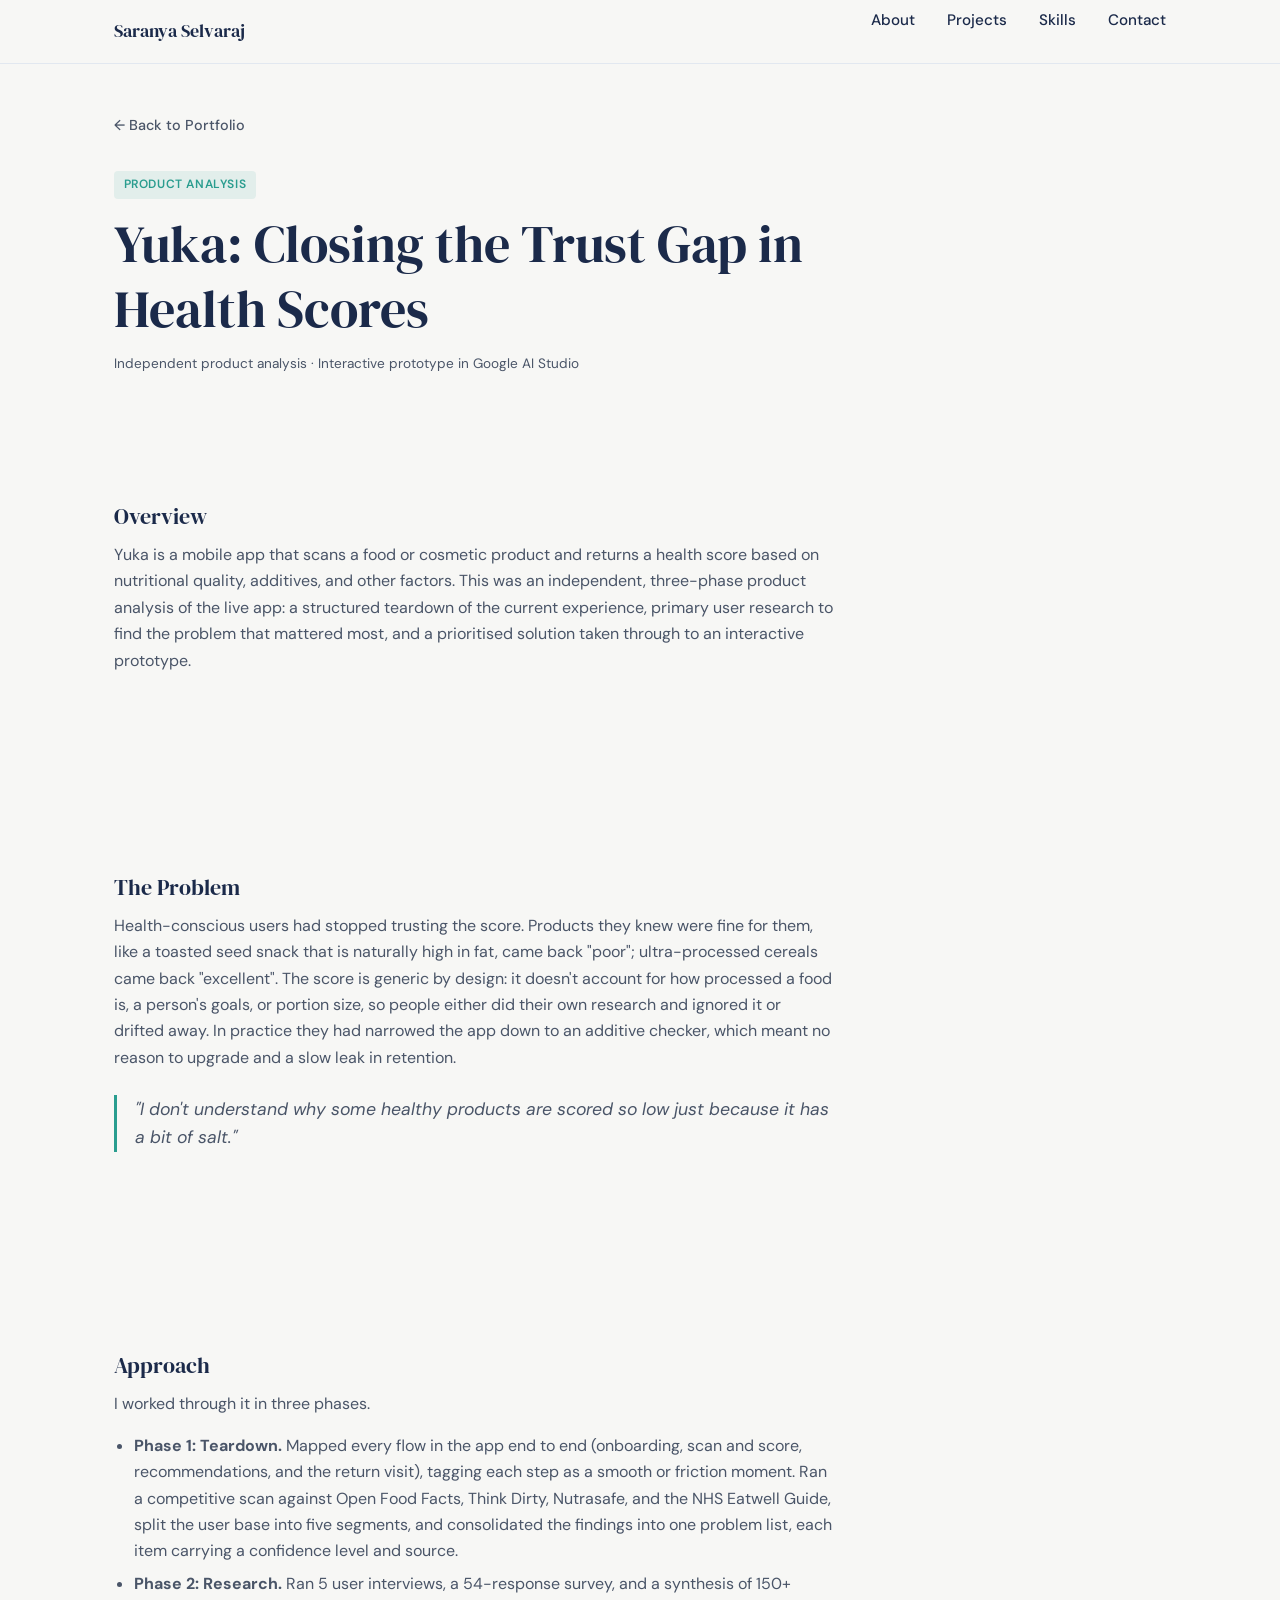
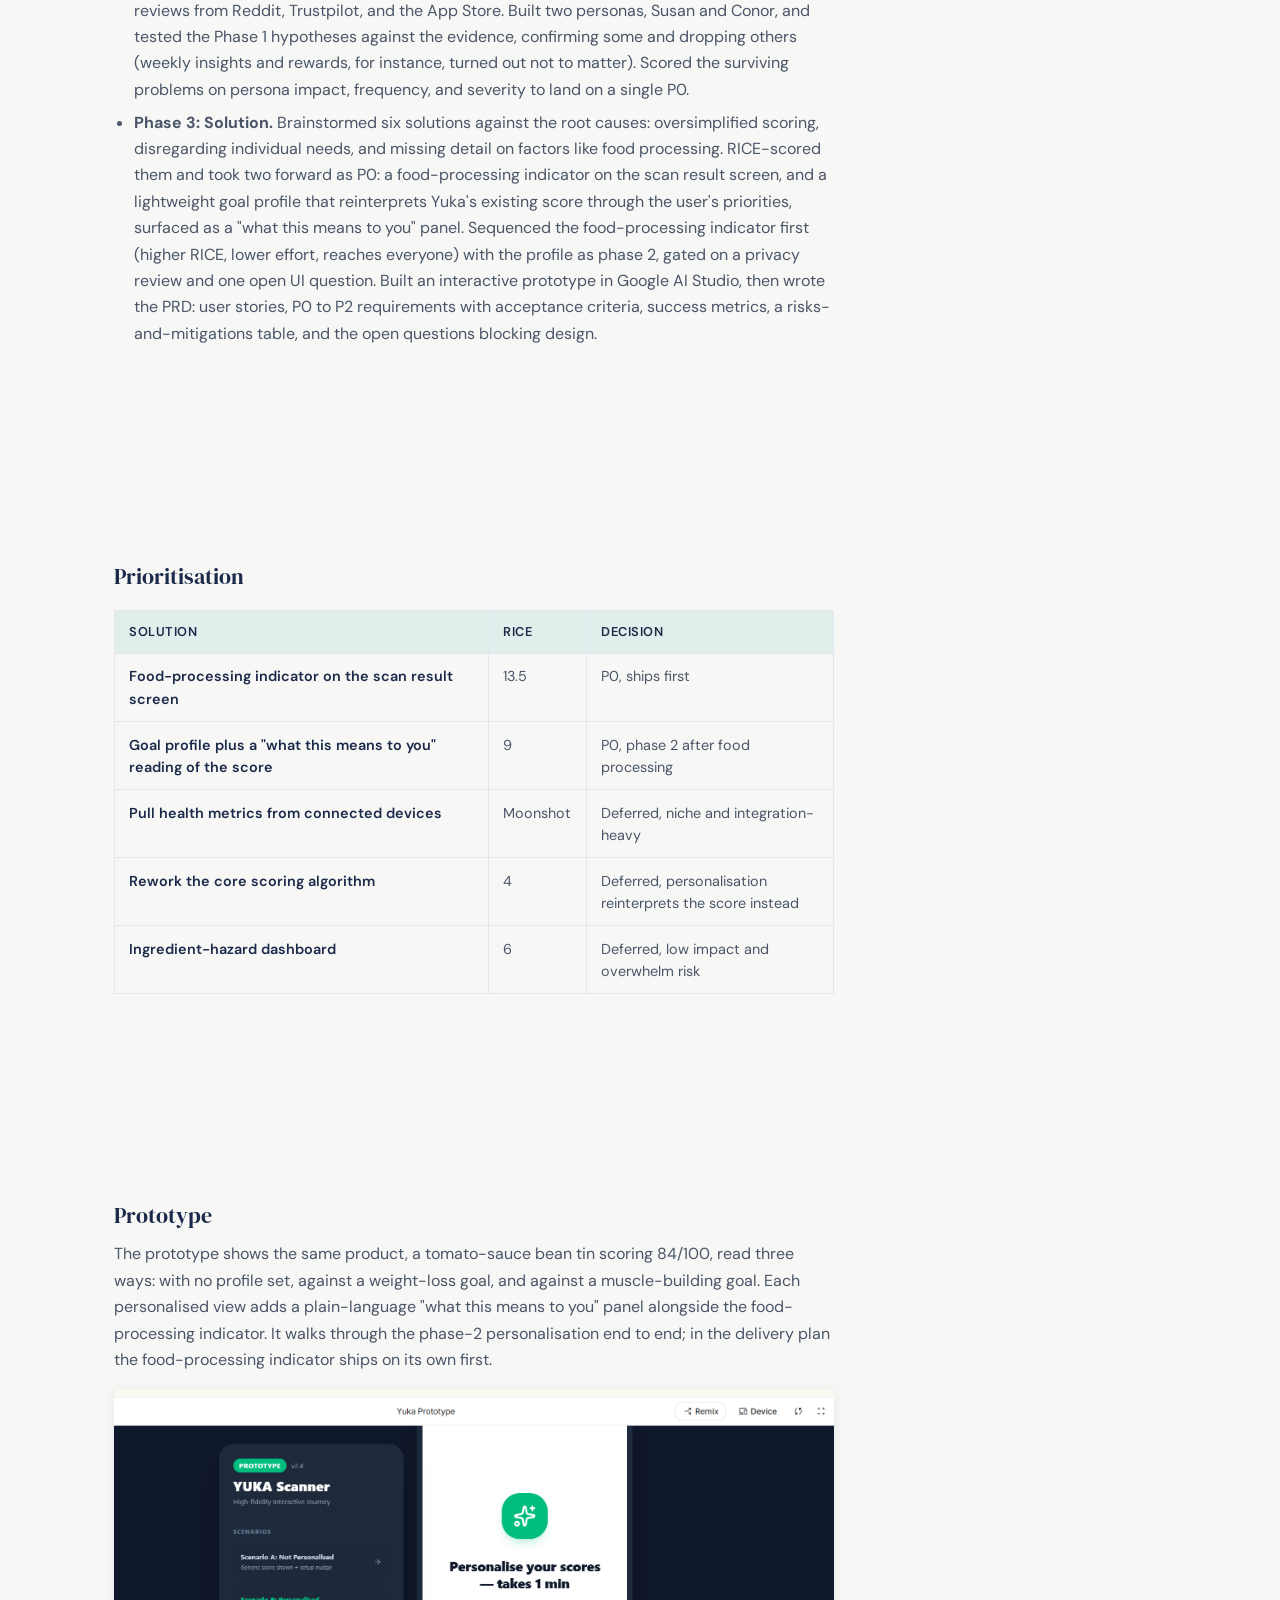
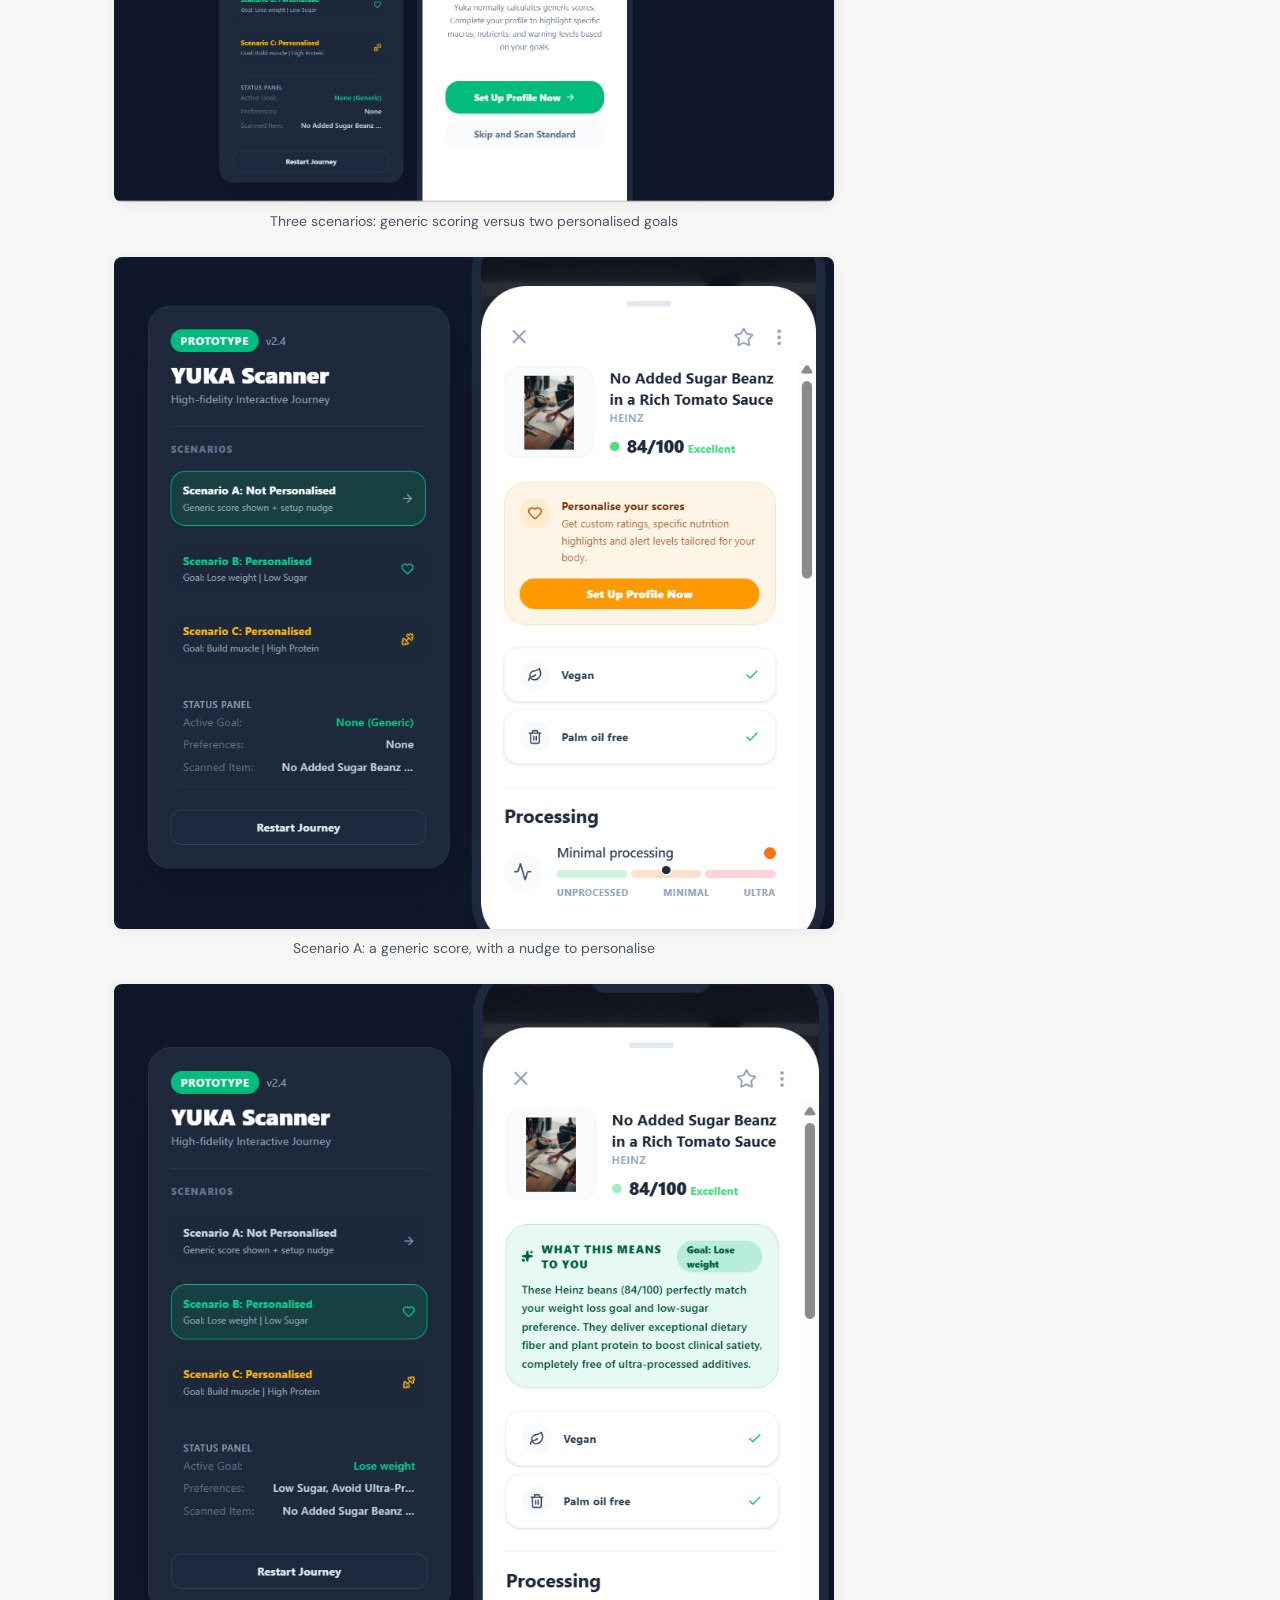
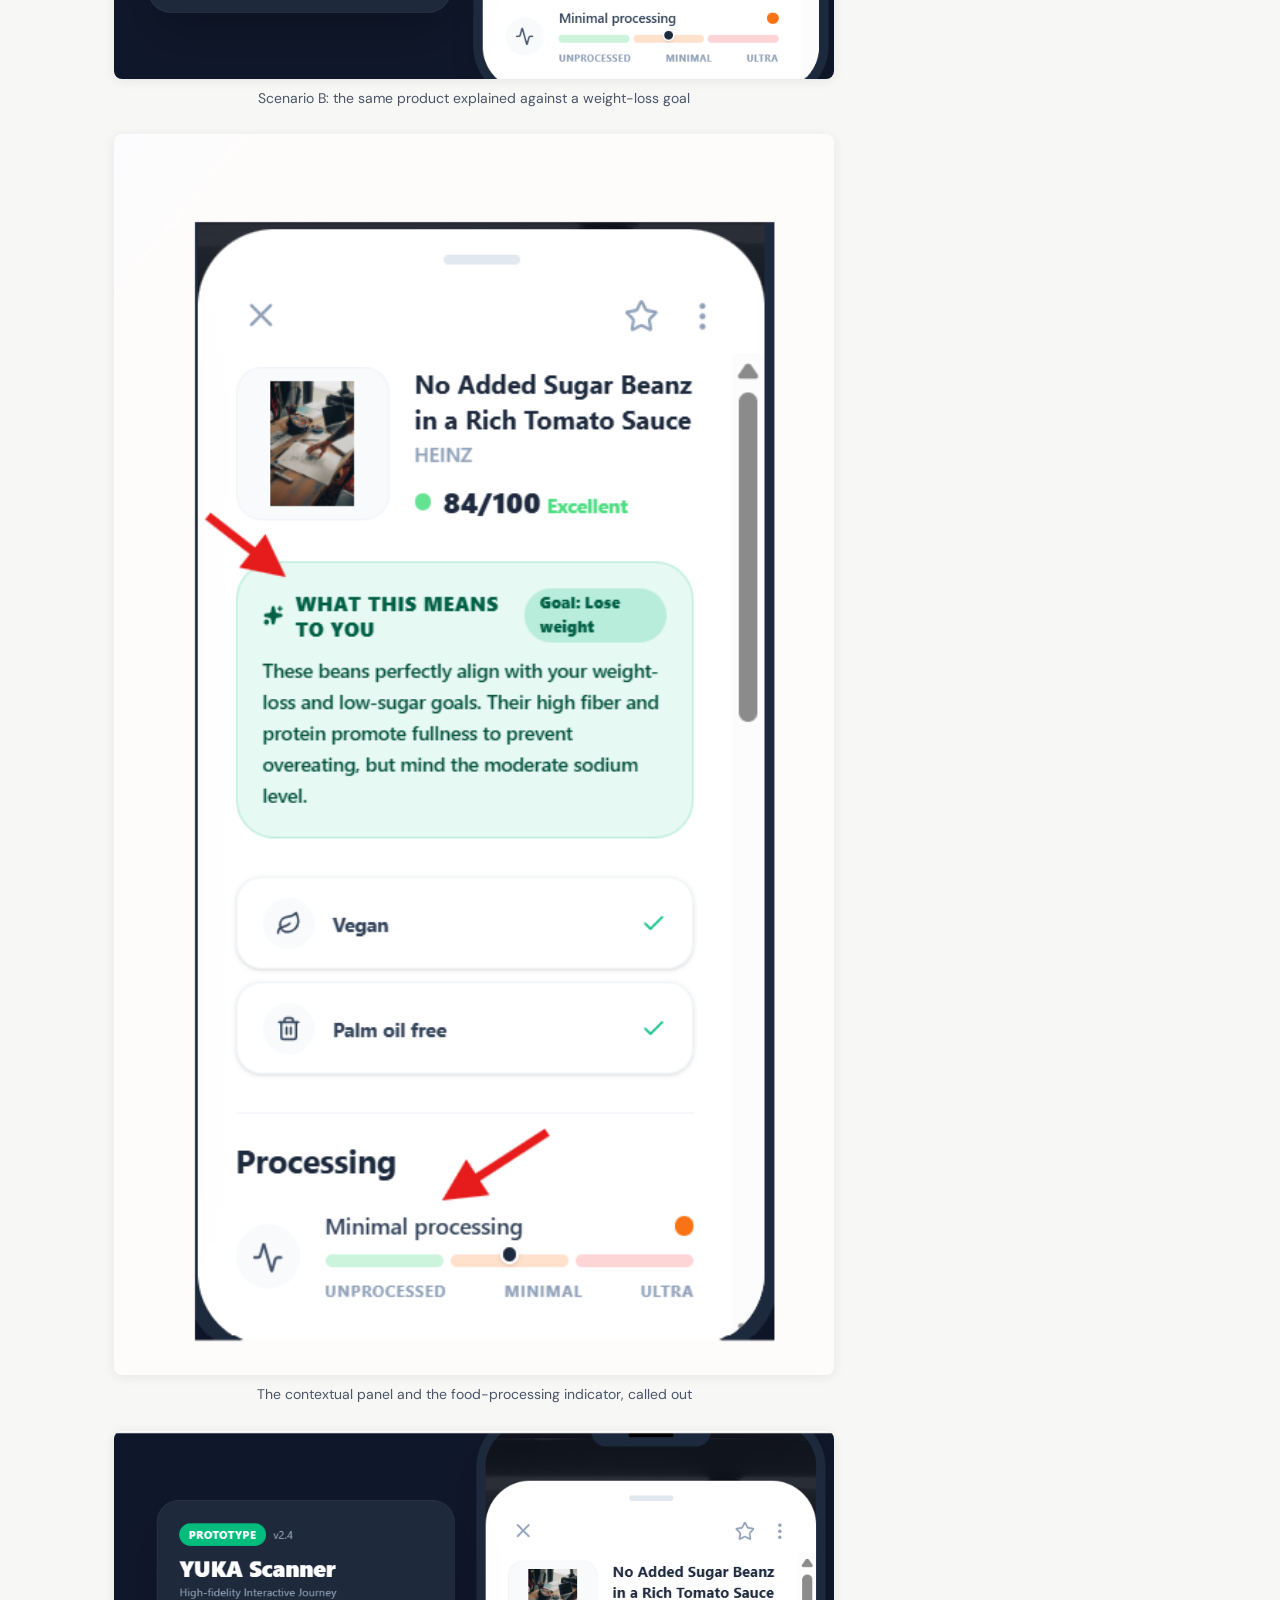
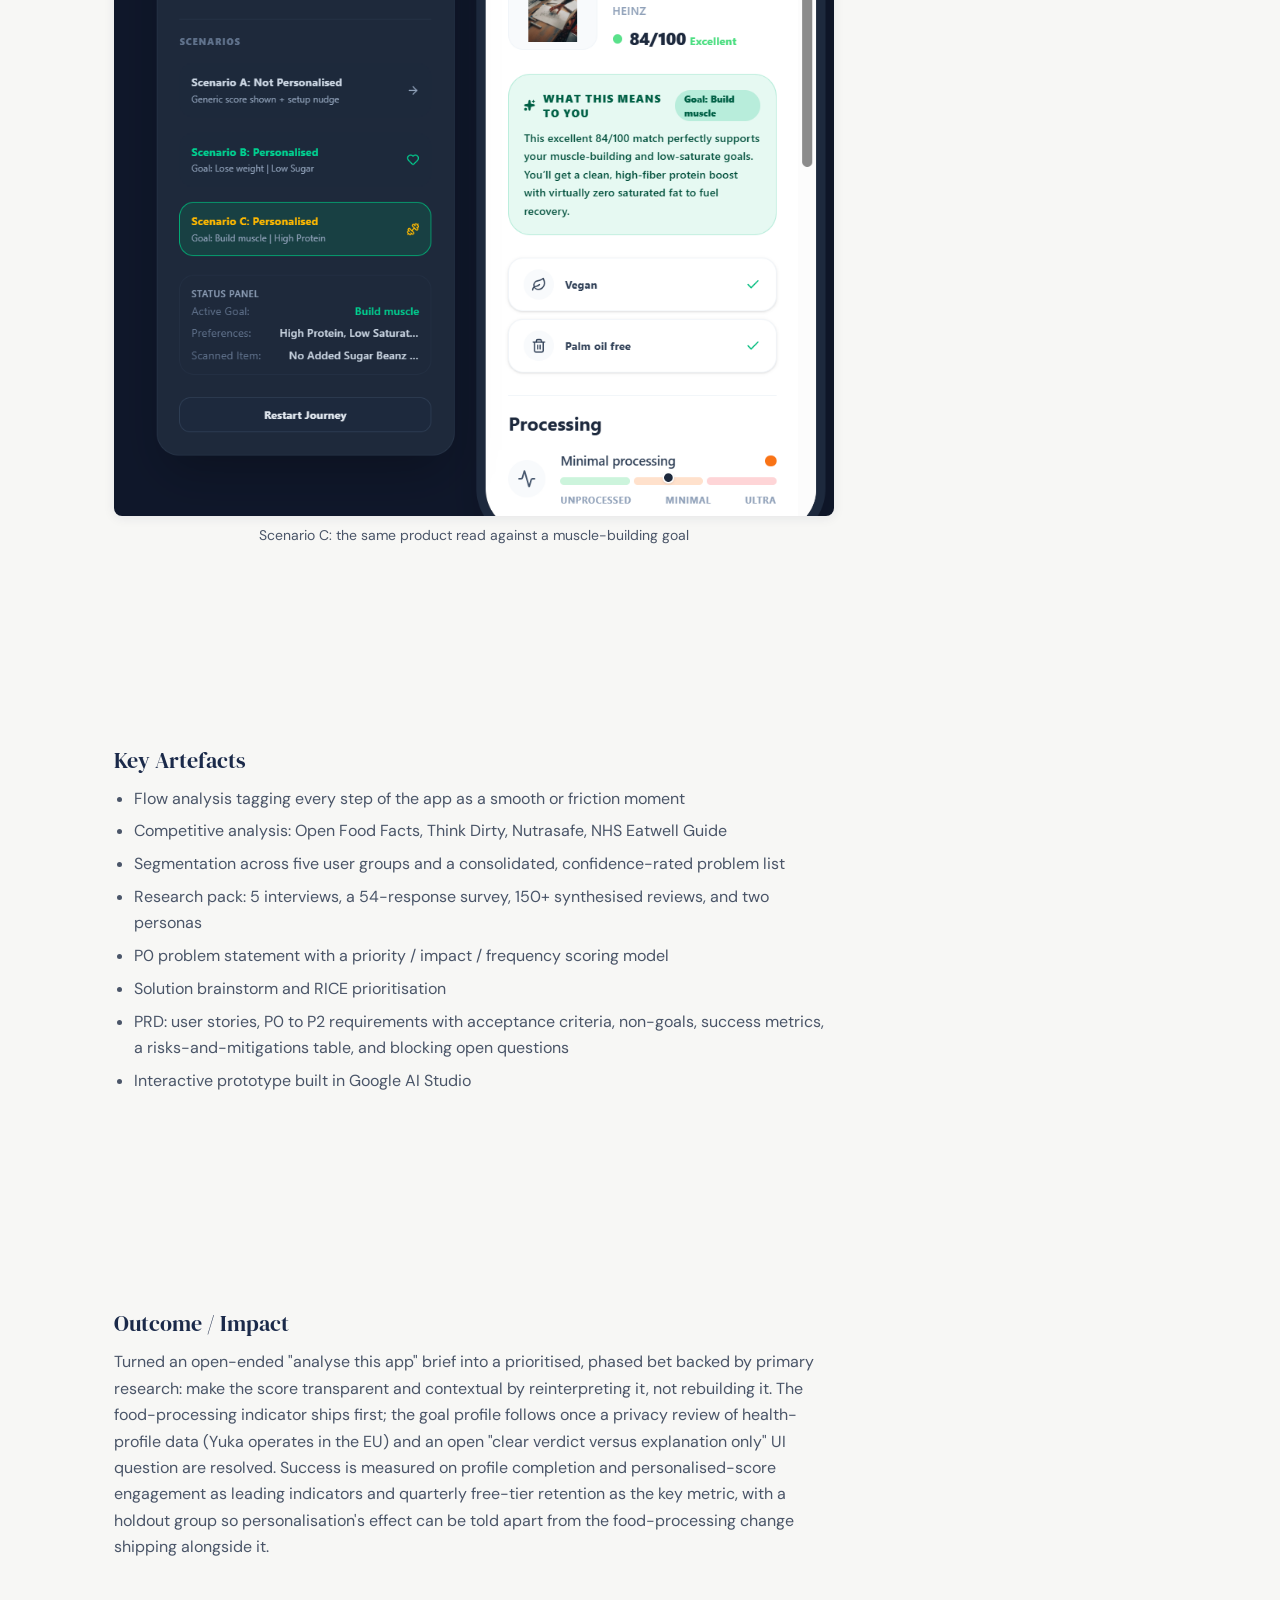
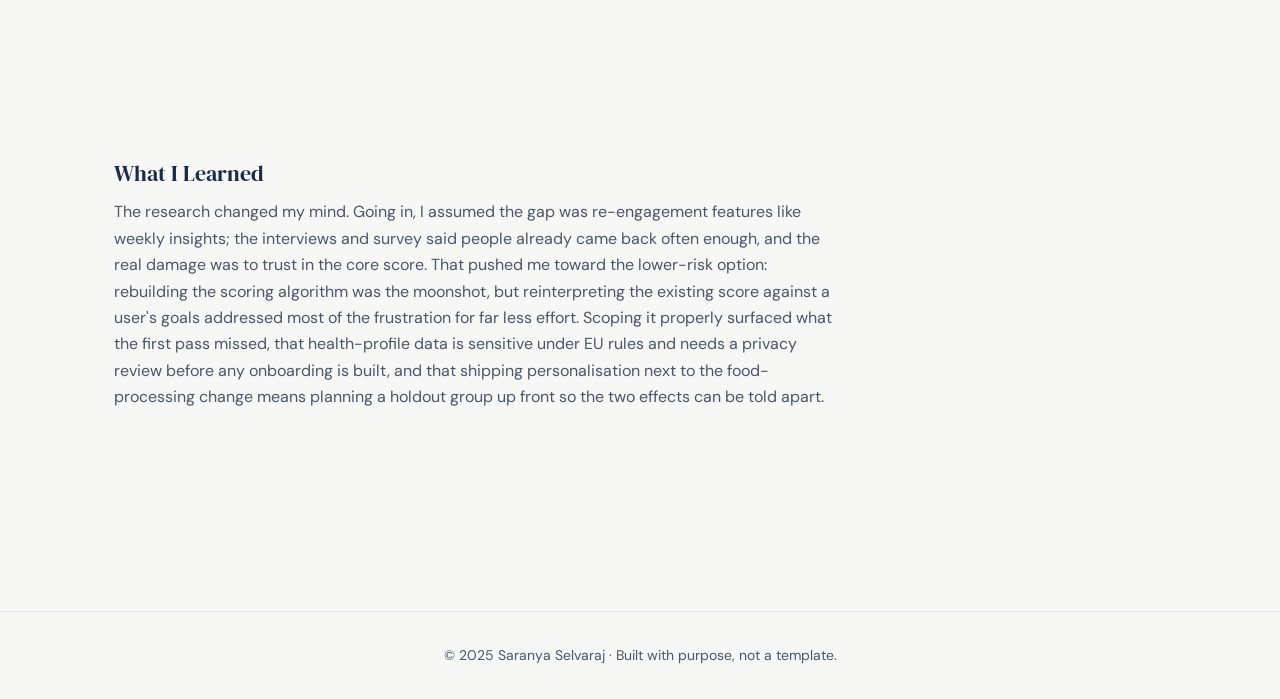
<file: projects/yuka.html>
<!DOCTYPE html>
<html lang="en">
<head>
  <meta charset="UTF-8">
  <meta name="viewport" content="width=device-width, initial-scale=1.0">
  <meta name="description" content="Yuka: an independent three-phase product analysis of a health-scanning app, from teardown and primary research to a RICE-prioritised fix and an interactive prototype. By Saranya Selvaraj.">
  <title>Yuka Product Analysis &middot; Saranya Selvaraj</title>
  <link rel="preconnect" href="https://fonts.googleapis.com">
  <link rel="preconnect" href="https://fonts.gstatic.com" crossorigin>
  <link href="https://fonts.googleapis.com/css2?family=DM+Sans:ital,opsz,wght@0,9..40,400;0,9..40,500;0,9..40,600;1,9..40,400&family=DM+Serif+Display&display=swap" rel="stylesheet">
  <link rel="stylesheet" href="../style.css">
</head>
<body>

  <header class="nav">
    <div class="container nav-inner">
      <a href="../index.html" class="nav-logo">Saranya Selvaraj</a>
      <button class="nav-toggle" aria-label="Toggle navigation" aria-expanded="false">
        <span></span>
        <span></span>
        <span></span>
      </button>
      <ul class="nav-links">
        <li><a href="../index.html#about">About</a></li>
        <li><a href="../index.html#projects">Projects</a></li>
        <li><a href="../index.html#skills">Skills</a></li>
        <li><a href="../index.html#contact">Contact</a></li>
      </ul>
    </div>
  </header>

  <main class="case-study">
    <div class="container fade-in">
      <a href="../index.html#projects" class="back-link">&larr; Back to Portfolio</a>

      <header class="case-study-header">
        <span class="tag">Product Analysis</span>
        <h1>Yuka: Closing the Trust Gap in Health Scores</h1>
        <p class="case-subnote">Independent product analysis &middot; Interactive prototype in Google AI Studio</p>
      </header>

      <section class="case-section">
        <h2>Overview</h2>
        <p>Yuka is a mobile app that scans a food or cosmetic product and returns a health score based on nutritional quality, additives, and other factors. This was an independent, three-phase product analysis of the live app: a structured teardown of the current experience, primary user research to find the problem that mattered most, and a prioritised solution taken through to an interactive prototype.</p>
      </section>

      <section class="case-section">
        <h2>The Problem</h2>
        <p>Health-conscious users had stopped trusting the score. Products they knew were fine for them, like a toasted seed snack that is naturally high in fat, came back "poor"; ultra-processed cereals came back "excellent". The score is generic by design: it doesn't account for how processed a food is, a person's goals, or portion size, so people either did their own research and ignored it or drifted away. In practice they had narrowed the app down to an additive checker, which meant no reason to upgrade and a slow leak in retention.</p>
        <blockquote class="case-quote">"I don't understand why some healthy products are scored so low just because it has a bit of salt."</blockquote>
      </section>

      <section class="case-section">
        <h2>Approach</h2>
        <p>I worked through it in three phases.</p>
        <ul>
          <li><strong>Phase 1: Teardown.</strong> Mapped every flow in the app end to end (onboarding, scan and score, recommendations, and the return visit), tagging each step as a smooth or friction moment. Ran a competitive scan against Open Food Facts, Think Dirty, Nutrasafe, and the NHS Eatwell Guide, split the user base into five segments, and consolidated the findings into one problem list, each item carrying a confidence level and source.</li>
          <li><strong>Phase 2: Research.</strong> Ran 5 user interviews, a 54-response survey, and a synthesis of 150+ reviews from Reddit, Trustpilot, and the App Store. Built two personas, Susan and Conor, and tested the Phase 1 hypotheses against the evidence, confirming some and dropping others (weekly insights and rewards, for instance, turned out not to matter). Scored the surviving problems on persona impact, frequency, and severity to land on a single P0.</li>
          <li><strong>Phase 3: Solution.</strong> Brainstormed six solutions against the root causes: oversimplified scoring, disregarding individual needs, and missing detail on factors like food processing. RICE-scored them and took two forward as P0: a food-processing indicator on the scan result screen, and a lightweight goal profile that reinterprets Yuka's existing score through the user's priorities, surfaced as a "what this means to you" panel. Sequenced the food-processing indicator first (higher RICE, lower effort, reaches everyone) with the profile as phase 2, gated on a privacy review and one open UI question. Built an interactive prototype in Google AI Studio, then wrote the PRD: user stories, P0 to P2 requirements with acceptance criteria, success metrics, a risks-and-mitigations table, and the open questions blocking design.</li>
        </ul>
      </section>

      <section class="case-section">
        <h2>Prioritisation</h2>
        <div class="case-table-wrap">
          <table class="case-table case-table-compare case-table-priority">
            <thead>
              <tr>
                <th scope="col">Solution</th>
                <th scope="col">RICE</th>
                <th scope="col">Decision</th>
              </tr>
            </thead>
            <tbody>
              <tr>
                <th scope="row">Food-processing indicator on the scan result screen</th>
                <td>13.5</td>
                <td>P0, ships first</td>
              </tr>
              <tr>
                <th scope="row">Goal profile plus a "what this means to you" reading of the score</th>
                <td>9</td>
                <td>P0, phase 2 after food processing</td>
              </tr>
              <tr>
                <th scope="row">Pull health metrics from connected devices</th>
                <td>Moonshot</td>
                <td>Deferred, niche and integration-heavy</td>
              </tr>
              <tr>
                <th scope="row">Rework the core scoring algorithm</th>
                <td>4</td>
                <td>Deferred, personalisation reinterprets the score instead</td>
              </tr>
              <tr>
                <th scope="row">Ingredient-hazard dashboard</th>
                <td>6</td>
                <td>Deferred, low impact and overwhelm risk</td>
              </tr>
            </tbody>
          </table>
        </div>
      </section>

      <section class="case-section" id="screenshots">
        <h2>Prototype</h2>
        <p>The prototype shows the same product, a tomato-sauce bean tin scoring 84/100, read three ways: with no profile set, against a weight-loss goal, and against a muscle-building goal. Each personalised view adds a plain-language "what this means to you" panel alongside the food-processing indicator. It walks through the phase-2 personalisation end to end; in the delivery plan the food-processing indicator ships on its own first.</p>
        <div class="screenshot-gallery">
          <figure class="case-screenshot">
            <img src="../assets/projects/yuka/yuka-01-scenarios.png" alt="Prototype home screen listing three scenarios: not personalised, personalised for weight loss, and personalised for muscle building, next to a prompt to set up a profile">
            <figcaption>Three scenarios: generic scoring versus two personalised goals</figcaption>
          </figure>
          <figure class="case-screenshot">
            <img src="../assets/projects/yuka/yuka-02-generic.png" alt="Scenario A product screen showing a generic 84/100 score with a card prompting the user to personalise their scores">
            <figcaption>Scenario A: a generic score, with a nudge to personalise</figcaption>
          </figure>
          <figure class="case-screenshot">
            <img src="../assets/projects/yuka/yuka-03-personalised-weight-loss.png" alt="Scenario B product screen with a What This Means To You panel explaining how the beans fit a weight-loss and low-sugar goal">
            <figcaption>Scenario B: the same product explained against a weight-loss goal</figcaption>
          </figure>
          <figure class="case-screenshot">
            <img src="../assets/projects/yuka/yuka-04-panel-callouts.png" alt="Close-up of the personalised product screen with arrows pointing at the What This Means To You panel and the minimal-processing indicator">
            <figcaption>The contextual panel and the food-processing indicator, called out</figcaption>
          </figure>
          <figure class="case-screenshot">
            <img src="../assets/projects/yuka/yuka-05-personalised-muscle.png" alt="Scenario C product screen with a What This Means To You panel explaining how the beans support a muscle-building and low-saturate goal">
            <figcaption>Scenario C: the same product read against a muscle-building goal</figcaption>
          </figure>
        </div>
      </section>

      <section class="case-section">
        <h2>Key Artefacts</h2>
        <ul>
          <li>Flow analysis tagging every step of the app as a smooth or friction moment</li>
          <li>Competitive analysis: Open Food Facts, Think Dirty, Nutrasafe, NHS Eatwell Guide</li>
          <li>Segmentation across five user groups and a consolidated, confidence-rated problem list</li>
          <li>Research pack: 5 interviews, a 54-response survey, 150+ synthesised reviews, and two personas</li>
          <li>P0 problem statement with a priority / impact / frequency scoring model</li>
          <li>Solution brainstorm and RICE prioritisation</li>
          <li>PRD: user stories, P0 to P2 requirements with acceptance criteria, non-goals, success metrics, a risks-and-mitigations table, and blocking open questions</li>
          <li>Interactive prototype built in Google AI Studio</li>
        </ul>
      </section>

      <section class="case-section">
        <h2>Outcome / Impact</h2>
        <p>Turned an open-ended "analyse this app" brief into a prioritised, phased bet backed by primary research: make the score transparent and contextual by reinterpreting it, not rebuilding it. The food-processing indicator ships first; the goal profile follows once a privacy review of health-profile data (Yuka operates in the EU) and an open "clear verdict versus explanation only" UI question are resolved. Success is measured on profile completion and personalised-score engagement as leading indicators and quarterly free-tier retention as the key metric, with a holdout group so personalisation's effect can be told apart from the food-processing change shipping alongside it.</p>
      </section>

      <section class="case-section">
        <h2>What I Learned</h2>
        <p>The research changed my mind. Going in, I assumed the gap was re-engagement features like weekly insights; the interviews and survey said people already came back often enough, and the real damage was to trust in the core score. That pushed me toward the lower-risk option: rebuilding the scoring algorithm was the moonshot, but reinterpreting the existing score against a user's goals addressed most of the frustration for far less effort. Scoping it properly surfaced what the first pass missed, that health-profile data is sensitive under EU rules and needs a privacy review before any onboarding is built, and that shipping personalisation next to the food-processing change means planning a holdout group up front so the two effects can be told apart.</p>
      </section>
    </div>
  </main>

  <footer class="footer">
    <div class="container">
      <p>&copy; 2025 Saranya Selvaraj &middot; Built with purpose, not a template.</p>
    </div>
  </footer>

  <script src="../script.js"></script>
</body>
</html>
</file>
<file: style.css>
/* ============================================
   Saranya Selvaraj � Portfolio Styles
   ============================================ */

:root {
  --color-bg: #F7F7F5;
  --color-navy: #1B2A4A;
  --color-teal: #2A9D8F;
  --color-teal-dark: #238276;
  --color-text: #1B2A4A;
  --color-text-muted: #4A5568;
  --color-white: #FFFFFF;
  --color-border: #E2E8F0;
  --font-body: "DM Sans", system-ui, sans-serif;
  --font-heading: "DM Serif Display", Georgia, serif;
  --shadow-card: 0 2px 12px rgba(27, 42, 74, 0.08);
  --radius: 8px;
  --max-width: 1100px;
  --nav-height: 64px;
}

*,
*::before,
*::after {
  box-sizing: border-box;
  margin: 0;
  padding: 0;
}

html {
  scroll-behavior: smooth;
}

body {
  font-family: var(--font-body);
  font-size: 1rem;
  line-height: 1.65;
  color: var(--color-text);
  background-color: var(--color-bg);
  -webkit-font-smoothing: antialiased;
}

img {
  max-width: 100%;
  height: auto;
  display: block;
}

a {
  color: var(--color-teal);
  text-decoration: none;
  transition: color 0.2s ease;
}

a:hover,
a:focus-visible {
  color: var(--color-teal-dark);
}

a:focus-visible,
button:focus-visible,
.btn:focus-visible {
  outline: 2px solid var(--color-teal);
  outline-offset: 3px;
}

h1, h2, h3, h4 {
  font-family: var(--font-heading);
  font-weight: 400;
  line-height: 1.25;
  color: var(--color-navy);
}

h1 { font-size: clamp(2.25rem, 5vw, 3.25rem); }
h2 { font-size: clamp(1.75rem, 3.5vw, 2.25rem); margin-bottom: 1rem; }
h3 { font-size: 1.25rem; margin-bottom: 0.5rem; }

p { margin-bottom: 1rem; }
p:last-child { margin-bottom: 0; }

ul {
  padding-left: 1.25rem;
  margin-bottom: 1rem;
}

li { margin-bottom: 0.4rem; }

.container {
  width: 100%;
  max-width: var(--max-width);
  margin: 0 auto;
  padding: 0 1.5rem;
}

section {
  padding: 5rem 0;
}

.section-intro {
  color: var(--color-text-muted);
  font-size: 1.05rem;
  max-width: 560px;
  margin-bottom: 2.5rem;
}

/* Fade-in on scroll */
.fade-in {
  opacity: 0;
  transform: translateY(16px);
  transition: opacity 0.6s ease, transform 0.6s ease;
}

.fade-in.visible {
  opacity: 1;
  transform: translateY(0);
}

/* ============================================
   Navigation
   ============================================ */

.nav {
  position: sticky;
  top: 0;
  z-index: 100;
  height: var(--nav-height);
  background: rgba(247, 247, 245, 0.95);
  backdrop-filter: blur(8px);
  border-bottom: 1px solid var(--color-border);
}

.nav-inner {
  display: flex;
  align-items: center;
  justify-content: space-between;
  height: 100%;
}

.nav-logo {
  font-family: var(--font-heading);
  font-size: 1.15rem;
  color: var(--color-navy);
  text-decoration: none;
  position: relative;
}

.nav-logo::after {
  content: "";
  position: absolute;
  left: 0;
  bottom: -2px;
  width: 0;
  height: 2px;
  background: var(--color-teal);
  transition: width 0.25s ease;
}

.nav-logo:hover,
.nav-logo:focus-visible {
  color: var(--color-navy);
}

.nav-logo:hover::after,
.nav-logo:focus-visible::after {
  width: 100%;
}

.nav-links {
  display: flex;
  gap: 2rem;
  list-style: none;
}

.nav-links a {
  color: var(--color-navy);
  font-size: 0.95rem;
  font-weight: 500;
  text-decoration: none;
  position: relative;
  padding-bottom: 2px;
}

.nav-links a::after {
  content: "";
  position: absolute;
  left: 0;
  bottom: 0;
  width: 0;
  height: 2px;
  background: var(--color-teal);
  transition: width 0.25s ease;
}

.nav-links a:hover,
.nav-links a:focus-visible {
  color: var(--color-navy);
}

.nav-links a:hover::after,
.nav-links a:focus-visible::after {
  width: 100%;
}

.nav-toggle {
  display: none;
  background: none;
  border: none;
  cursor: pointer;
  padding: 0.5rem;
  color: var(--color-navy);
}

.nav-toggle span {
  display: block;
  width: 24px;
  height: 2px;
  background: var(--color-navy);
  margin: 5px 0;
  transition: transform 0.3s ease, opacity 0.3s ease;
}

.nav-toggle.active span:nth-child(1) {
  transform: translateY(7px) rotate(45deg);
}

.nav-toggle.active span:nth-child(2) {
  opacity: 0;
}

.nav-toggle.active span:nth-child(3) {
  transform: translateY(-7px) rotate(-45deg);
}

/* ============================================
   Buttons
   ============================================ */

.btn {
  display: inline-block;
  padding: 0.75rem 1.5rem;
  font-family: var(--font-body);
  font-size: 0.95rem;
  font-weight: 500;
  border-radius: var(--radius);
  border: 2px solid transparent;
  cursor: pointer;
  text-decoration: none;
  transition: background 0.2s ease, color 0.2s ease, border-color 0.2s ease;
  text-align: center;
}

.btn-primary {
  background: var(--color-teal);
  color: var(--color-white);
  border-color: var(--color-teal);
}

.btn-primary:hover,
.btn-primary:focus-visible {
  background: var(--color-teal-dark);
  border-color: var(--color-teal-dark);
  color: var(--color-white);
}

.btn-outline {
  background: transparent;
  color: var(--color-navy);
  border-color: var(--color-navy);
}

.btn-outline:hover,
.btn-outline:focus-visible {
  background: var(--color-navy);
  color: var(--color-white);
}

.btn-sm {
  padding: 0.5rem 1rem;
  font-size: 0.875rem;
}

.btn-group {
  display: flex;
  flex-wrap: wrap;
  gap: 0.75rem;
}

/* ============================================
   Hero
   ============================================ */

.hero {
  padding: 6rem 0 5rem;
}

.hero-title {
  margin-bottom: 1.25rem;
  max-width: 720px;
}

.hero-subtitle {
  font-size: clamp(1.05rem, 2vw, 1.2rem);
  color: var(--color-text-muted);
  max-width: 620px;
  margin-bottom: 2rem;
  line-height: 1.7;
}

/* ============================================
   Stats
   ============================================ */

.stats {
  display: grid;
  grid-template-columns: repeat(3, 1fr);
  gap: 1.5rem;
  margin-top: 2.5rem;
  padding-top: 2.5rem;
  border-top: 1px solid var(--color-border);
}

.stat-item {
  text-align: center;
}

.stat-value {
  font-family: var(--font-heading);
  font-size: 1.5rem;
  color: var(--color-teal);
  display: block;
  margin-bottom: 0.25rem;
}

.stat-label {
  font-size: 0.875rem;
  color: var(--color-text-muted);
}

/* ============================================
   Project Cards
   ============================================ */

.projects-grid {
  display: grid;
  grid-template-columns: repeat(2, 1fr);
  gap: 1.5rem;
}

.project-card {
  background: var(--color-white);
  border-radius: var(--radius);
  box-shadow: var(--shadow-card);
  padding: 1.75rem;
  display: flex;
  flex-direction: column;
  gap: 0.75rem;
}

.tag {
  display: inline-block;
  font-size: 0.75rem;
  font-weight: 600;
  text-transform: uppercase;
  letter-spacing: 0.05em;
  color: var(--color-teal);
  background: rgba(42, 157, 143, 0.1);
  padding: 0.25rem 0.6rem;
  border-radius: 4px;
  width: fit-content;
}

.project-card h3 {
  font-family: var(--font-heading);
  font-size: 1.2rem;
}

.project-card p {
  color: var(--color-text-muted);
  font-size: 0.95rem;
  flex-grow: 1;
}

.skill-tags {
  display: flex;
  flex-wrap: wrap;
  gap: 0.4rem;
}

.skill-tag {
  font-size: 0.8rem;
  color: var(--color-text-muted);
  background: var(--color-bg);
  padding: 0.2rem 0.55rem;
  border-radius: 4px;
}

.project-card .btn-group {
  margin-top: 0.5rem;
}

/* ============================================
   Skills
   ============================================ */

.skills-grid {
  display: grid;
  grid-template-columns: repeat(3, 1fr);
  gap: 2rem;
}

.skill-group h3 {
  font-family: var(--font-body);
  font-size: 0.85rem;
  font-weight: 600;
  text-transform: uppercase;
  letter-spacing: 0.06em;
  color: var(--color-teal);
  margin-bottom: 1rem;
}

.skill-list {
  list-style: none;
  padding: 0;
}

.skill-list li {
  font-size: 0.95rem;
  color: var(--color-text-muted);
  padding: 0.35rem 0;
  border-bottom: 1px solid var(--color-border);
}

.skill-list li:last-child {
  border-bottom: none;
}

.skill-subheading {
  font-family: var(--font-body);
  font-size: 0.75rem;
  font-weight: 600;
  text-transform: uppercase;
  letter-spacing: 0.06em;
  color: var(--color-text-muted);
  margin-top: 1.25rem;
  margin-bottom: 0.5rem;
}

/* ============================================
   Contact
   ============================================ */

.contact-text {
  color: var(--color-text-muted);
  max-width: 560px;
  margin-bottom: 1.75rem;
}

/* ============================================
   Footer
   ============================================ */

.footer {
  padding: 2rem 0;
  border-top: 1px solid var(--color-border);
  text-align: center;
}

.footer p {
  font-size: 0.875rem;
  color: var(--color-text-muted);
  margin: 0;
}

/* ============================================
   Case Study Pages
   ============================================ */

.case-study {
  padding: 3rem 0 5rem;
}

.back-link {
  display: inline-flex;
  align-items: center;
  gap: 0.35rem;
  font-size: 0.9rem;
  font-weight: 500;
  color: var(--color-text-muted);
  margin-bottom: 2rem;
  text-decoration: none;
}

.back-link:hover,
.back-link:focus-visible {
  color: var(--color-teal);
}

.case-study-header {
  margin-bottom: 3rem;
}

.case-study-header h1 {
  margin-top: 0.75rem;
  max-width: 720px;
}

.case-subnote {
  color: var(--color-text-muted);
  font-size: 0.85rem;
  margin-top: 0.75rem;
}

.case-section {
  margin-bottom: 2.5rem;
  max-width: 720px;
}

.case-section h2 {
  font-size: 1.35rem;
  margin-bottom: 0.75rem;
}

.case-section p,
.case-section li {
  color: var(--color-text-muted);
}

.case-links {
  margin-top: 3rem;
  padding-top: 2rem;
  border-top: 1px solid var(--color-border);
}

.case-links h2 {
  font-size: 1.15rem;
  margin-bottom: 1rem;
}

.screenshot-gallery {
  display: grid;
  gap: 1.5rem;
  margin-top: 1rem;
}

.case-screenshot {
  margin: 0;
}

.case-screenshot img {
  border-radius: var(--radius);
  box-shadow: var(--shadow-card);
  width: 100%;
}

.case-screenshot figcaption {
  font-size: 0.875rem;
  color: var(--color-text-muted);
  margin-top: 0.5rem;
  text-align: center;
}

/* Case study tables */
.case-table-wrap {
  overflow-x: auto;
  -webkit-overflow-scrolling: touch;
  margin: 1.25rem 0 0.5rem;
}

.case-table {
  width: 100%;
  border-collapse: collapse;
  font-size: 0.9rem;
  line-height: 1.55;
}

.case-table-compare {
  min-width: 34rem;
}

.case-table th,
.case-table td {
  padding: 0.7rem 0.9rem;
  border: 1px solid var(--color-border);
  text-align: left;
  vertical-align: top;
  color: var(--color-text-muted);
}

.case-table thead th {
  font-family: var(--font-body);
  font-size: 0.8rem;
  font-weight: 600;
  text-transform: uppercase;
  letter-spacing: 0.04em;
  color: var(--color-navy);
  background: rgba(42, 157, 143, 0.1);
}

.case-table tbody th {
  font-family: var(--font-body);
  font-weight: 600;
  color: var(--color-navy);
  background: var(--color-bg);
  width: 22%;
}

.case-table-summary tbody th {
  width: 30%;
}

.case-table-priority tbody th {
  width: 52%;
}

.case-table-priority td:first-of-type {
  white-space: nowrap;
}

/* Case study pull quote */
.case-quote {
  margin: 1.5rem 0 0;
  padding-left: 1.1rem;
  border-left: 3px solid var(--color-teal);
  font-size: 1.1rem;
  font-style: italic;
  line-height: 1.6;
  color: var(--color-text-muted);
}

.visually-hidden {
  position: absolute;
  width: 1px;
  height: 1px;
  padding: 0;
  margin: -1px;
  overflow: hidden;
  clip: rect(0, 0, 0, 0);
  white-space: nowrap;
  border: 0;
}

/* ============================================
   Responsive
   ============================================ */

@media (max-width: 768px) {
  section {
    padding: 3.5rem 0;
  }

  .hero {
    padding: 4rem 0 3rem;
  }

  .nav-toggle {
    display: block;
  }

  .nav-links {
    position: fixed;
    top: var(--nav-height);
    left: 0;
    right: 0;
    background: var(--color-bg);
    flex-direction: column;
    gap: 0;
    padding: 1rem 0;
    border-bottom: 1px solid var(--color-border);
    transform: translateY(-120%);
    opacity: 0;
    pointer-events: none;
    transition: transform 0.3s ease, opacity 0.3s ease;
  }

  .nav-links.open {
    transform: translateY(0);
    opacity: 1;
    pointer-events: auto;
  }

  .nav-links li {
    width: 100%;
  }

  .nav-links a {
    display: block;
    padding: 0.85rem 1.5rem;
  }

  .stats {
    grid-template-columns: 1fr;
    gap: 1.25rem;
  }

  .projects-grid {
    grid-template-columns: 1fr;
  }

  .skills-grid {
    grid-template-columns: 1fr;
    gap: 1.5rem;
  }

  .btn-group {
    flex-direction: column;
  }

  .btn-group .btn {
    width: 100%;
  }
}

@media (max-width: 480px) {
  .container {
    padding: 0 1.15rem;
  }

  .case-table tbody th {
    width: auto;
  }
}
</file>
